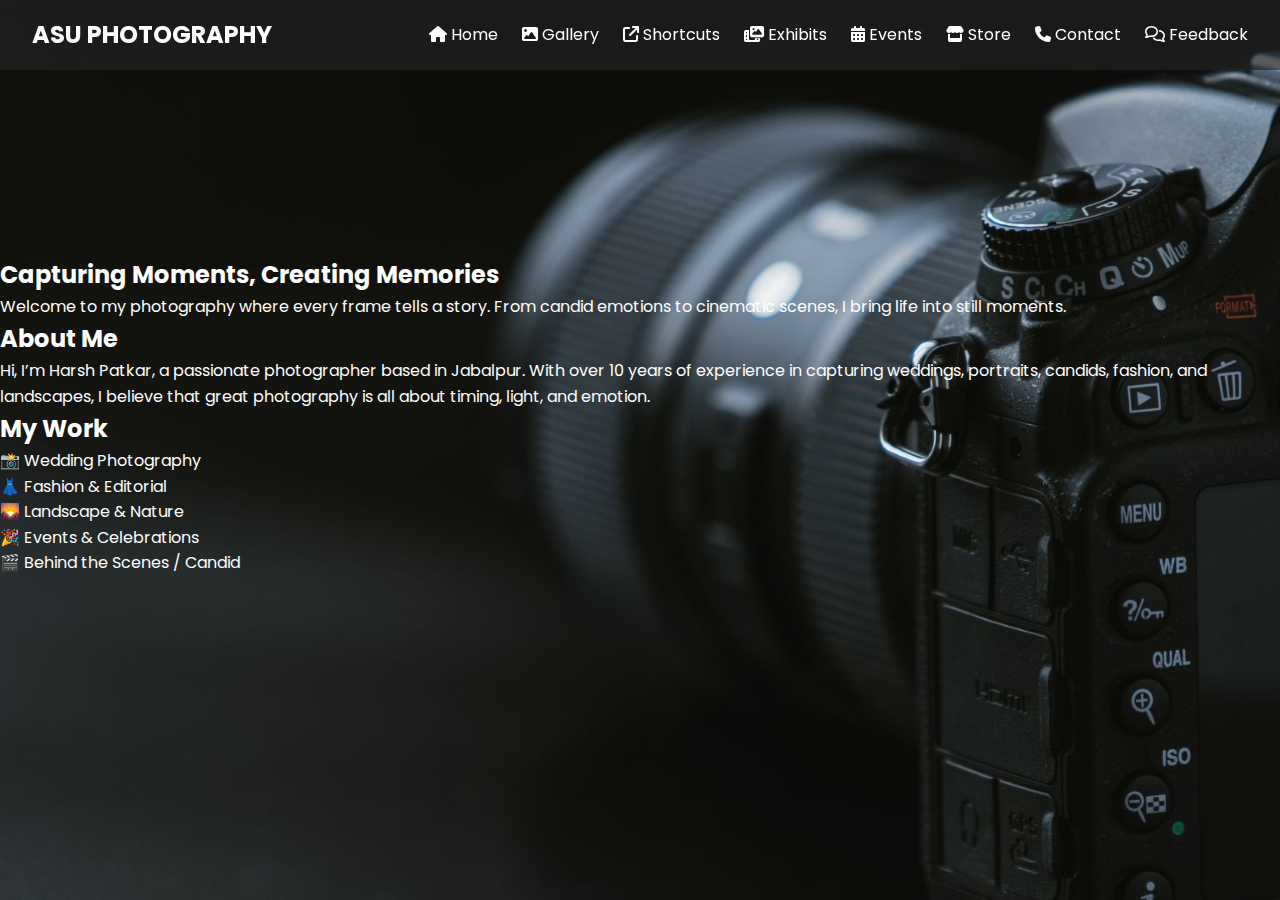
<file: index.html>
<!DOCTYPE html>
<html lang="en">
<head>
  <meta charset="UTF-8" />
  <meta name="viewport" content="width=device-width, initial-scale=1.0" />
  <title>ASU PHOTOGRAPHY</title>
  <link rel="stylesheet" href="https://cdnjs.cloudflare.com/ajax/libs/font-awesome/6.4.0/css/all.min.css" />
  <link href="https://fonts.googleapis.com/css2?family=Poppins&display=swap" rel="stylesheet" />
  
  <link rel="stylesheet" href="boilerplate.css">
</head>
<body>

  <!-- Navbar -->
  <nav class="navbar">
    <a href="#" class="logo">ASU PHOTOGRAPHY</a>
   <ul>
                    <li>
                        <i class="fa-solid fa-house"></i>
                        <a href="index.html">Home</a>
                    </li>
                    <li>
                        <i class="fa-solid fa-image"></i>
                        <a href="newAddImage.html">Gallery</a>
                    </li>
                    <li>
                        <i class="fa-solid fa-arrow-up-right-from-square"></i>
                        <a href="NewSortcuts.html">Shortcuts</a>
                    </li>
                    <li>
                        <i class="fa-solid fa-photo-film"></i>
                        <a href="NewExhibits.html">Exhibits</a>
                    </li>
                    <li>
                        <i class="fa-solid fa-calendar-days"></i>
                        <a href="NewEvent.html">Events</a>
                    </li>
                    <li>
                        <i class="fa-solid fa-store"></i>
                        <a href="NewStore.html">Store</a>
                    </li>
                    <li>
                        <i class="fa-solid fa-phone"></i>
                        <a href="NewContact.html">Contact</a>
                    </li>
                    <li>
                        <i class="fa-regular fa-comments"></i>
                        <a href="feedback.html">Feedback</a>
                    </li>
                </ul>
    <div class="hamburger" onclick="toggleSidebar()">
      <i class="fa-solid fa-bars"></i>
    </div>
  </nav>

  <!-- Sidebar (Mobile Only) -->
  <div class="sidebar" id="sidebar">
    <div>
      <div class="close-btn" onclick="toggleSidebar()">
        <i class="fa-solid fa-xmark"></i>
        
      </div>
      <h3>AHU PHOTOGRAPHY </h3>
       <ul>
                    <li>
                        <i class="fa-solid fa-house"></i>
                        <a href="index.html">Home</a>
                    </li>
                    <li>
                        <i class="fa-solid fa-image"></i>
                        <a href="newAddImage.html">Gallery</a>
                    </li>
                    <li>
                        <i class="fa-solid fa-arrow-up-right-from-square"></i>
                        <a href="NewSortcuts.html">Shortcuts</a>
                    </li>
                    <li>
                        <i class="fa-solid fa-photo-film"></i>
                        <a href="NewExhibits.html">Exhibits</a>
                    </li>
                    <li>
                        <i class="fa-solid fa-calendar-days"></i>
                        <a href="NewEvent.html">Events</a>
                    </li>
                    <li>
                        <i class="fa-solid fa-store"></i>
                        <a href="NewStore.html">Store</a>
                    </li>
                    <li>
                        <i class="fa-solid fa-phone"></i>
                        <a href="NewContact.html">Contact</a>
                    </li>
                    <li>
                        <i class="fa-regular fa-comments"></i>
                        <a href="feedback.html">Feedback</a>
                    </li>
                </ul>
    </div>
    <!-- Social icons only inside sidebar -->
    <div class="social-icons">
      <a href="https://facebook.com" target="_blank"><i class="fab fa-facebook-f"></i></a>
      <a href="https://instagram.com" target="_blank"><i class="fab fa-instagram"></i></a>
      <a href="https://twitter.com" target="_blank"><i class="fab fa-twitter"></i></a>
    </div>
  </div>

  <!-- Main Content -->
  <div class="content">
    <h2>Capturing Moments, Creating Memories</h2>
    <p>Welcome to my photography where every frame tells a story. From candid emotions to cinematic scenes, I bring life into still moments.</p>

    <h2>About Me</h2>
    <p>Hi, I’m Harsh Patkar, a passionate photographer based in Jabalpur. With over 10 years of experience in capturing weddings, portraits, candids, fashion, and landscapes, I believe that great photography is all about timing, light, and emotion.</p>

    <h2>My Work</h2>
    <ul>
      <li>📸 Wedding Photography</li>
      <li>👗 Fashion & Editorial</li>
      <li>🌄 Landscape & Nature</li>
      <li>🎉 Events & Celebrations</li>
      <li>🎬 Behind the Scenes / Candid</li>
    </ul>
  </div>
  <style> 
    .content{
      width:auto;
      margin-top: 20%;
    }
  </style>

  <script>
    function toggleSidebar() {
      const sidebar = document.getElementById('sidebar');
      sidebar.classList.toggle('active');
    }
  </script>

</body>
</html>
</file>
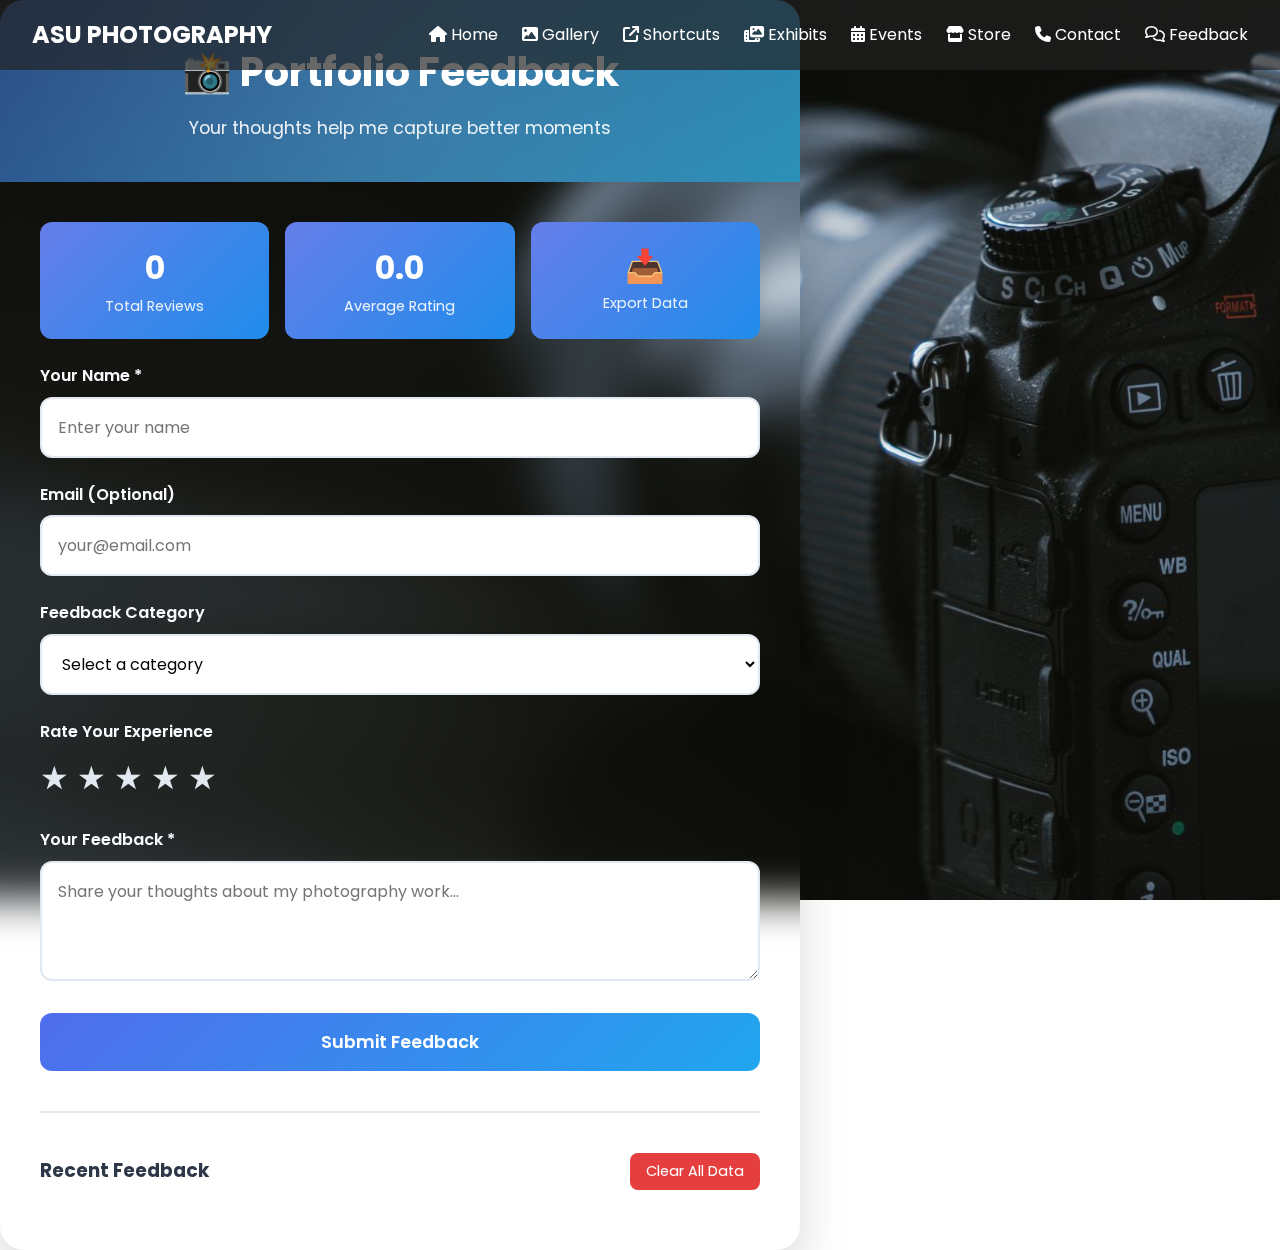
<file: feedback.html>
<!DOCTYPE html>
<html lang="en">
<head>
  <meta charset="UTF-8" />
  <meta name="viewport" content="width=device-width, initial-scale=1.0" />
  <title>ASU PHOTOGRAPHY</title>
  <link rel="stylesheet" href="https://cdnjs.cloudflare.com/ajax/libs/font-awesome/6.4.0/css/all.min.css" />
  <link href="https://fonts.googleapis.com/css2?family=Poppins&display=swap" rel="stylesheet" />
  
  <link rel="stylesheet" href="boilerplate.css">
</head>
<body>

  <!-- Navbar -->
  <nav class="navbar">
    <a href="#" class="logo">ASU PHOTOGRAPHY</a>
   <ul>
                    <li>
                        <i class="fa-solid fa-house"></i>
                        <a href="index.html">Home</a>
                    </li>
                    <li>
                        <i class="fa-solid fa-image"></i>
                        <a href="newAddImage.html">Gallery</a>
                    </li>
                    <li>
                        <i class="fa-solid fa-arrow-up-right-from-square"></i>
                        <a href="NewSortcuts.html">Shortcuts</a>
                    </li>
                    <li>
                        <i class="fa-solid fa-photo-film"></i>
                        <a href="NewExhibits.html">Exhibits</a>
                    </li>
                    <li>
                        <i class="fa-solid fa-calendar-days"></i>
                        <a href="NewEvent.html">Events</a>
                    </li>
                    <li>
                        <i class="fa-solid fa-store"></i>
                        <a href="NewStore.html">Store</a>
                    </li>
                    <li>
                        <i class="fa-solid fa-phone"></i>
                        <a href="NewContact.html">Contact</a>
                    </li>
                    <li>
                        <i class="fa-regular fa-comments"></i>
                        <a href="feedback.html">Feedback</a>
                    </li>
                </ul>
    <div class="hamburger" onclick="toggleSidebar()">
      <i class="fa-solid fa-bars"></i>
    </div>
  </nav>

  <!-- Sidebar (Mobile Only) -->
  <div class="sidebar" id="sidebar">
    <div>
      <div class="close-btn" onclick="toggleSidebar()">
        <i class="fa-solid fa-xmark"></i>
        
      </div>
      <h3>AHU PHOTOGRAPHY </h3>
       <ul>
                    <li>
                        <i class="fa-solid fa-house"></i>
                        <a href="index.html">Home</a>
                    </li>
                    <li>
                        <i class="fa-solid fa-image"></i>
                        <a href="newAddImage.html">Gallery</a>
                    </li>
                    <li>
                        <i class="fa-solid fa-arrow-up-right-from-square"></i>
                        <a href="NewSortcuts.html">Shortcuts</a>
                    </li>
                    <li>
                        <i class="fa-solid fa-photo-film"></i>
                        <a href="NewExhibits.html">Exhibits</a>
                    </li>
                    <li>
                        <i class="fa-solid fa-calendar-days"></i>
                        <a href="NewEvent.html">Events</a>
                    </li>
                    <li>
                        <i class="fa-solid fa-store"></i>
                        <a href="NewStore.html">Store</a>
                    </li>
                    <li>
                        <i class="fa-solid fa-phone"></i>
                        <a href="NewContact.html">Contact</a>
                    </li>
                    <li>
                        <i class="fa-regular fa-comments"></i>
                        <a href="feedback.html">Feedback</a>
                    </li>
                </ul>
    </div>
    <!-- Social icons only inside sidebar -->
    <div class="social-icons">
      <a href="https://facebook.com" target="_blank"><i class="fab fa-facebook-f"></i></a>
      <a href="https://instagram.com" target="_blank"><i class="fab fa-instagram"></i></a>
      <a href="https://twitter.com" target="_blank"><i class="fab fa-twitter"></i></a>
    </div>
  </div>

  <!-- Main Content -->
  <!DOCTYPE html>
<html lang="en">
<head>
    <meta charset="UTF-8">
    <meta name="viewport" content="width=device-width, initial-scale=1.0">
    <title>Portfolio Feedback - Share Your Thoughts</title>
    <style>
        * {
            margin: 0;
            padding: 0;
            box-sizing: border-box;
        }

       body {
            font-family: 'Arial', sans-serif;
           background: url("photo.jpg");
            background-size: cover;
            background-position: center;
            background-attachment: fixed;
            color: #fff;
            line-height: 1.6;
        }

        .container {
            max-width: 800px;
            width: 100%;
            background: rgba(255, 255, 255, 0);
            backdrop-filter: blur(20px);
            border-radius: 24px;
            box-shadow: 0 25px 50px rgba(0, 0, 0, 0.15);
            overflow: hidden;
            animation: slideUp 0.8s ease-out;
        }

        @keyframes slideUp {
            from {
                opacity: 0;
                transform: translateY(30px);
            }
            to {
                opacity: 1;
                transform: translateY(0);
            }
        }

        .header {
            background: linear-gradient(135deg, #264883 0%, #258db6 100%);
            color: white;
            padding: 40px;
            text-align: center;
            position: relative;
            overflow: hidden;
        }

        .header::before {
            content: '';
            position: absolute;
            top: -50%;
            left: -50%;
            width: 200%;
            height: 200%;
            background: radial-gradient(circle, rgba(255,255,255,0.1) 0%, transparent 70%);
            animation: rotate 20s linear infinite;
        }

        @keyframes rotate {
            from { transform: rotate(0deg); }
            to { transform: rotate(360deg); }
        }

        .header h1 {
            font-size: 2.5rem;
            font-weight: 700;
            margin-bottom: 10px;
            position: relative;
            z-index: 1;
        }

        .header p {
            font-size: 1.1rem;
            opacity: 0.9;
            position: relative;
            z-index: 1;
        }

        .form-section {
            padding: 40px;
        }

        .form-group {
            margin-bottom: 24px;
        }

        .form-group label {
            display: block;
            font-weight: 600;
            margin-bottom: 8px;
            color: #f8fafd;
            font-size: 1rem;
        }

        .form-group input,
        .form-group textarea,
        .form-group select {
            width: 100%;
            padding: 16px;
            border: 2px solid #e2e8f0;
            border-radius: 12px;
            font-size: 1rem;
            transition: all 0.3s ease;
            background: white;
        }

        .form-group input:focus,
        .form-group textarea:focus,
        .form-group select:focus {
            outline: none;
            border-color: #667eea;
            box-shadow: 0 0 0 3px rgba(102, 126, 234, 0.1);
            transform: translateY(-2px);
        }

        .form-group textarea {
            resize: vertical;
            min-height: 120px;
        }

        .rating-group {
            display: flex;
            gap: 8px;
            margin-top: 8px;
        }

        .star {
            font-size: 2rem;
            color: #e2e8f0;
            cursor: pointer;
            transition: all 0.2s ease;
            user-select: none;
        }

        .star:hover,
        .star.active {
            color: #ffd700;
            transform: scale(1.1);
        }

        .star:hover {
            animation: pulse 0.3s ease;
        }

        @keyframes pulse {
            0%, 100% { transform: scale(1.1); }
            50% { transform: scale(1.2); }
        }

        .submit-btn {
            background: linear-gradient(135deg, #506ded 0%, #20a6ee 100%);
            color: white;
            border: none;
            padding: 16px 32px;
            border-radius: 12px;
            font-size: 1.1rem;
            font-weight: 600;
            cursor: pointer;
            transition: all 0.3s ease;
            width: 100%;
            position: relative;
            overflow: hidden;
        }

        .submit-btn::before {
            content: '';
            position: absolute;
            top: 0;
            left: -100%;
            width: 100%;
            height: 100%;
            background: linear-gradient(90deg, transparent, rgba(255,255,255,0.2), transparent);
            transition: left 0.5s;
        }

        .submit-btn:hover::before {
            left: 100%;
        }

        .submit-btn:hover {
            transform: translateY(-2px);
            box-shadow: 0 10px 25px rgba(102, 126, 234, 0.3);
        }

        .submit-btn:active {
            transform: translateY(0);
        }

        .feedback-list {
            margin-top: 40px;
            padding-top: 40px;
            border-top: 2px solid #e2e8f0;
        }

        .feedback-item {
            background: #f7fafc;
            border-radius: 12px;
            padding: 20px;
            margin-bottom: 16px;
            border-left: 4px solid #4061f2;
            transition: transform 0.2s ease;
        }

        .feedback-item:hover {
            transform: translateX(4px);
        }

        .feedback-header {
            display: flex;
            justify-content: space-between;
            align-items: center;
            margin-bottom: 12px;
            flex-wrap: wrap;
            gap: 8px;
        }

        .feedback-name {
            font-weight: 600;
            color: #2d3748;
            font-size: 1.1rem;
        }

        .feedback-rating {
            color: #ffd700;
            font-size: 1.2rem;
        }

        .feedback-date {
            color: #669ae8;
            font-size: 0.9rem;
        }

        .feedback-category {
            background: #667eea;
            color: white;
            padding: 4px 12px;
            border-radius: 20px;
            font-size: 0.8rem;
            font-weight: 500;
        }

        .feedback-message {
            color: #5d749a;
            line-height: 1.6;
            margin-top: 8px;
        }

        .success-message {
            background: linear-gradient(135deg, #48bb78 0%, #38a169 100%);
            color: white;
            padding: 16px;
            border-radius: 12px;
            margin-bottom: 20px;
            text-align: center;
            font-weight: 500;
            animation: fadeIn 0.5s ease;
        }

        @keyframes fadeIn {
            from { opacity: 0; transform: translateY(-10px); }
            to { opacity: 1; transform: translateY(0); }
        }

        .stats {
            display: grid;
            grid-template-columns: repeat(auto-fit, minmax(150px, 1fr));
            gap: 16px;
            margin-bottom: 24px;
        }

        .stat-card {
            background: linear-gradient(135deg, #667eea 0%, #1f8ceb 100%);
            color: white;
            padding: 20px;
            border-radius: 12px;
            text-align: center;
        }

        .stat-number {
            font-size: 2rem;
            font-weight: 700;
            display: block;
        }

        .stat-label {
            font-size: 0.9rem;
            opacity: 0.9;
        }

        @media (max-width: 768px) {
            .container {
                margin: 10px;
                border-radius: 16px;
            }
            
            .header {
                padding: 30px 20px;
            }
            
            .header h1 {
                font-size: 2rem;
            }
            
            .form-section {
                padding: 30px 20px;
            }
            
            .feedback-header {
                flex-direction: column;
                align-items: flex-start;
            }
            
            .stats {
                grid-template-columns: repeat(2, 1fr);
            }
        }

        @media (max-width: 480px) {
            .stats {
                grid-template-columns: 1fr;
            }
            
            .rating-group {
                justify-content: center;
            }
        }
    </style>
</head>
<body>
    <div class="container">
        <div class="header">
            <h1>📸 Portfolio Feedback</h1>
            <p>Your thoughts help me capture better moments</p>
        </div>
        
        <div class="form-section">
            <div id="successMessage" class="success-message" style="display: none;">
                Thank you for your feedback! Your thoughts are valuable to me.
            </div>
            
            <div class="stats" id="stats">
                <div class="stat-card">
                    <span class="stat-number" id="totalFeedback">0</span>
                    <span class="stat-label">Total Reviews</span>
                </div>
                <div class="stat-card">
                    <span class="stat-number" id="avgRating">0.0</span>
                    <span class="stat-label">Average Rating</span>
                </div>
                <div class="stat-card">
                    <button onclick="exportFeedback()" style="background: none; border: none; color: white; cursor: pointer; font-size: 1rem; padding: 0;">
                        <span class="stat-number">📥</span>
                        <span class="stat-label">Export Data</span>
                    </button>
                </div>
            </div>

            <form id="feedbackForm">
                <div class="form-group">
                    <label for="name">Your Name *</label>
                    <input type="text" id="name" name="name" required placeholder="Enter your name">
                </div>

                <div class="form-group">
                    <label for="email">Email (Optional)</label>
                    <input type="email" id="email" name="email" placeholder="your@email.com">
                </div>

                <div class="form-group">
                    <label for="category">Feedback Category</label>
                    <select id="category" name="category" required>
                        <option value="">Select a category</option>
                        <option value="composition">Composition</option>
                        <option value="lighting">Lighting</option>
                        <option value="editing">Editing Style</option>
                        <option value="creativity">Creativity</option>
                        <option value="technical">Technical Quality</option>
                        <option value="overall">Overall Portfolio</option>
                        <option value="suggestion">Suggestions</option>
                    </select>
                </div>

                <div class="form-group">
                    <label>Rate Your Experience</label>
                    <div class="rating-group" id="ratingGroup">
                        <span class="star" data-rating="1">★</span>
                        <span class="star" data-rating="2">★</span>
                        <span class="star" data-rating="3">★</span>
                        <span class="star" data-rating="4">★</span>
                        <span class="star" data-rating="5">★</span>
                    </div>
                    <input type="hidden" id="rating" name="rating" value="0">
                </div>

                <div class="form-group">
                    <label for="message">Your Feedback *</label>
                    <textarea id="message" name="message" required placeholder="Share your thoughts about my photography work..."></textarea>
                </div>

                <button type="submit" class="submit-btn">
                    Submit Feedback
                </button>
            </form>

            <div class="feedback-list" id="feedbackList">
                <div style="display: flex; justify-content: space-between; align-items: center; margin-bottom: 20px; flex-wrap: wrap; gap: 10px;">
                    <h3 style="color: #2d3748; margin: 0;">Recent Feedback</h3>
                    <button onclick="clearAllFeedback()" style="background: #e53e3e; color: white; border: none; padding: 8px 16px; border-radius: 8px; font-size: 0.9rem; cursor: pointer; transition: all 0.2s ease;">
                        Clear All Data
                    </button>
                </div>
                <div id="feedbackItems"></div>
            </div>
        </div>
    </div>

    <script>
        // Permanent localStorage implementation
        function saveFeedback(data) {
            try {
                const existingFeedback = loadFeedback();
                existingFeedback.push(data);
                localStorage.setItem('portfolioFeedback', JSON.stringify(existingFeedback));
                console.log('Feedback saved successfully to localStorage');
            } catch (error) {
                console.error('Error saving feedback to localStorage:', error);
                alert('Sorry, unable to save feedback. Please try again.');
            }
        }
        
        function loadFeedback() {
            try {
                const data = localStorage.getItem('portfolioFeedback');
                return data ? JSON.parse(data) : [];
            } catch (error) {
                console.error('Error loading feedback from localStorage:', error);
                return [];
            }
        }

        // Function to clear all feedback (for admin use)
        function clearAllFeedback() {
            if (confirm('Are you sure you want to delete all feedback? This action cannot be undone.')) {
                localStorage.removeItem('portfolioFeedback');
                location.reload();
            }
        }

        // Function to export feedback data
        function exportFeedback() {
            const feedbacks = loadFeedback();
            const dataStr = JSON.stringify(feedbacks, null, 2);
            const dataBlob = new Blob([dataStr], { type: 'application/json' });
            const url = URL.createObjectURL(dataBlob);
            const link = document.createElement('a');
            link.href = url;
            link.download = `portfolio-feedback-${new Date().toISOString().split('T')[0]}.json`;
            link.click();
            URL.revokeObjectURL(url);
        }

        class FeedbackManager {
            constructor() {
                this.initializeEventListeners();
                this.loadExistingFeedback();
                this.updateStats();
            }

            initializeEventListeners() {
                // Star rating system
                const stars = document.querySelectorAll('.star');
                const ratingInput = document.getElementById('rating');

                stars.forEach(star => {
                    star.addEventListener('click', (e) => {
                        const rating = parseInt(e.target.dataset.rating);
                        ratingInput.value = rating;
                        this.updateStarDisplay(rating);
                    });

                    star.addEventListener('mouseenter', (e) => {
                        const rating = parseInt(e.target.dataset.rating);
                        this.updateStarDisplay(rating, true);
                    });
                });

                document.getElementById('ratingGroup').addEventListener('mouseleave', () => {
                    const currentRating = parseInt(ratingInput.value);
                    this.updateStarDisplay(currentRating);
                });

                // Form submission
                document.getElementById('feedbackForm').addEventListener('submit', (e) => {
                    e.preventDefault();
                    this.submitFeedback();
                });
            }

            updateStarDisplay(rating, isHover = false) {
                const stars = document.querySelectorAll('.star');
                stars.forEach((star, index) => {
                    const starRating = index + 1;
                    if (starRating <= rating) {
                        star.classList.add('active');
                    } else {
                        star.classList.remove('active');
                    }
                });
            }

            submitFeedback() {
                const form = document.getElementById('feedbackForm');
                const formData = new FormData(form);
                
                const feedback = {
                    id: Date.now(),
                    name: formData.get('name'),
                    email: formData.get('email'),
                    category: formData.get('category'),
                    rating: parseInt(formData.get('rating')),
                    message: formData.get('message'),
                    date: new Date().toLocaleDateString('en-IN', {
                        year: 'numeric',
                        month: 'short',
                        day: 'numeric',
                        hour: '2-digit',
                        minute: '2-digit'
                    }),
                    timestamp: Date.now()
                };

                if (feedback.rating === 0) {
                    alert('Please provide a rating!');
                    return;
                }

                saveFeedback(feedback);
                this.displaySuccessMessage();
                this.addFeedbackToDisplay(feedback);
                this.updateStats();
                form.reset();
                document.getElementById('rating').value = '0';
                this.updateStarDisplay(0);
            }

            displaySuccessMessage() {
                const successMessage = document.getElementById('successMessage');
                successMessage.style.display = 'block';
                setTimeout(() => {
                    successMessage.style.display = 'none';
                }, 3000);
            }

            loadExistingFeedback() {
                const feedbacks = loadFeedback();
                feedbacks.sort((a, b) => b.timestamp - a.timestamp);
                feedbacks.forEach(feedback => {
                    this.addFeedbackToDisplay(feedback);
                });
            }

            addFeedbackToDisplay(feedback) {
                const feedbackItems = document.getElementById('feedbackItems');
                const feedbackElement = document.createElement('div');
                feedbackElement.className = 'feedback-item';
                
                const stars = '★'.repeat(feedback.rating) + '☆'.repeat(5 - feedback.rating);
                
                feedbackElement.innerHTML = `
                    <div class="feedback-header">
                        <div>
                            <div class="feedback-name">${this.escapeHtml(feedback.name)}</div>
                            <div class="feedback-date">${feedback.date}</div>
                        </div>
                        <div>
                            <div class="feedback-category">${feedback.category}</div>
                            <div class="feedback-rating">${stars}</div>
                        </div>
                    </div>
                    <div class="feedback-message">${this.escapeHtml(feedback.message)}</div>
                `;
                
                feedbackItems.insertBefore(feedbackElement, feedbackItems.firstChild);
            }

            updateStats() {
                const feedbacks = loadFeedback();
                const totalFeedback = feedbacks.length;
                const avgRating = totalFeedback > 0 
                    ? (feedbacks.reduce((sum, f) => sum + f.rating, 0) / totalFeedback).toFixed(1)
                    : '0.0';

                document.getElementById('totalFeedback').textContent = totalFeedback;
                document.getElementById('avgRating').textContent = avgRating;
            }

            escapeHtml(text) {
                const div = document.createElement('div');
                div.textContent = text;
                return div.innerHTML;
            }
        }

        // Initialize the feedback manager when DOM is loaded
        document.addEventListener('DOMContentLoaded', () => {
            new FeedbackManager();
        });
    </script>
</body>
</html>

  <script>
    function toggleSidebar() {
      const sidebar = document.getElementById('sidebar');
      sidebar.classList.toggle('active');
    }
  </script>

</body>
</html>
</file>
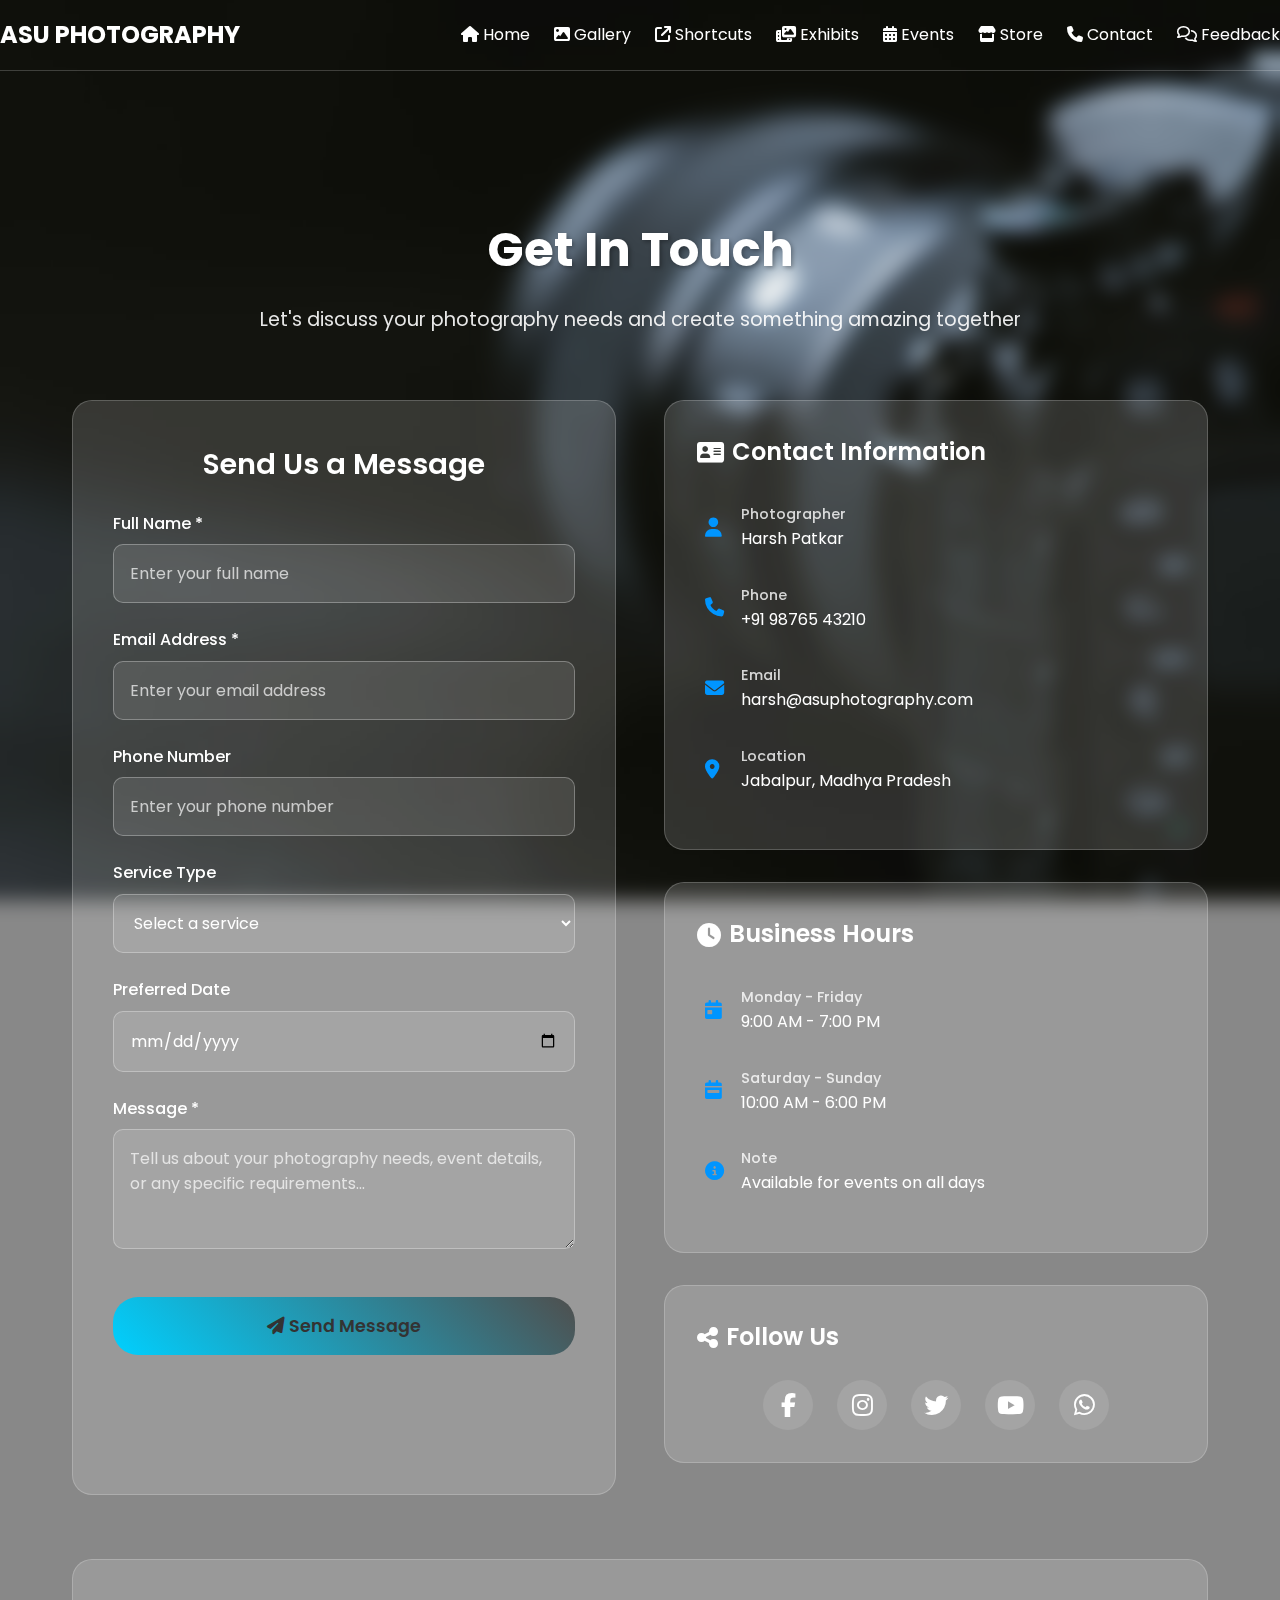
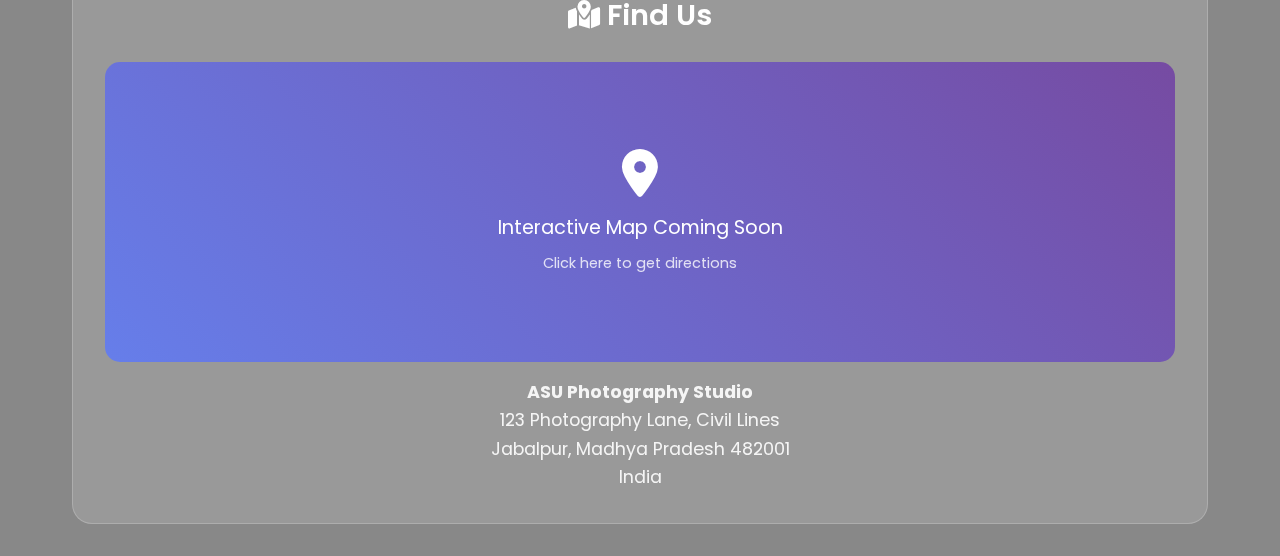
<file: NewContact.html>
<!DOCTYPE html>
<html lang="en">
<head>
  <meta charset="UTF-8" />
  <meta name="viewport" content="width=device-width, initial-scale=1.0" />
  <title>ASU PHOTOGRAPHY</title>
  <link rel="stylesheet" href="https://cdnjs.cloudflare.com/ajax/libs/font-awesome/6.4.0/css/all.min.css" />
  <link href="https://fonts.googleapis.com/css2?family=Poppins&display=swap" rel="stylesheet" />
  
  <link rel="stylesheet" href="boilerplate.css">
</head>
<body>

  <!-- Navbar -->
  <nav class="navbar">
    <a href="#" class="logo">ASU PHOTOGRAPHY</a>
    <ul>
                    <li>
                        <i class="fa-solid fa-house"></i>
                        <a href="index.html">Home</a>
                    </li>
                    <li>
                        <i class="fa-solid fa-image"></i>
                        <a href="newAddImage.html">Gallery</a>
                    </li>
                    <li>
                        <i class="fa-solid fa-arrow-up-right-from-square"></i>
                        <a href="NewSortcuts.html">Shortcuts</a>
                    </li>
                    <li>
                        <i class="fa-solid fa-photo-film"></i>
                        <a href="NewExhibits.html">Exhibits</a>
                    </li>
                    <li>
                        <i class="fa-solid fa-calendar-days"></i>
                        <a href="NewEvent.html">Events</a>
                    </li>
                    <li>
                        <i class="fa-solid fa-store"></i>
                        <a href="NewStore.html">Store</a>
                    </li>
                    <li>
                        <i class="fa-solid fa-phone"></i>
                        <a href="NewContact.html">Contact</a>
                    </li>
                    <li>
                        <i class="fa-regular fa-comments"></i>
                        <a href="feedback.html">Feedback</a>
                    </li>
                </ul>
    <div class="hamburger" onclick="toggleSidebar()">
      <i class="fa-solid fa-bars"></i>
    </div>
  </nav>

  <!-- Sidebar (Mobile Only) -->
  <div class="sidebar" id="sidebar">
    <div>
      <div class="close-btn" onclick="toggleSidebar()">
        <i class="fa-solid fa-xmark"></i>
      </div>
       <ul>
                    <li>
                        <i class="fa-solid fa-house"></i>
                        <a href="index.html">Home</a>
                    </li>
                    <li>
                        <i class="fa-solid fa-image"></i>
                        <a href="newAddImage.html">Gallery</a>
                    </li>
                    <li>
                        <i class="fa-solid fa-arrow-up-right-from-square"></i>
                        <a href="NewSortcuts.html">Shortcuts</a>
                    </li>
                    <li>
                        <i class="fa-solid fa-photo-film"></i>
                        <a href="NewExhibits.html">Exhibits</a>
                    </li>
                    <li>
                        <i class="fa-solid fa-calendar-days"></i>
                        <a href="NewEvent.html">Events</a>
                    </li>
                    <li>
                        <i class="fa-solid fa-store"></i>
                        <a href="NewStore.html">Store</a>
                    </li>
                    <li>
                        <i class="fa-solid fa-phone"></i>
                        <a href="NewContact.html">Contact</a>
                    </li>
                    <li>
                        <i class="fa-regular fa-comments"></i>
                        <a href="feedback.html">Feedback</a>
                    </li>
                </ul>
    </div>
    <!-- Social icons only inside sidebar -->
    <div class="social-icons">
      <a href="https://facebook.com" target="_blank"><i class="fab fa-facebook-f"></i></a>
      <a href="https://instagram.com" target="_blank"><i class="fab fa-instagram"></i></a>
      <a href="https://twitter.com" target="_blank"><i class="fab fa-twitter"></i></a>
    </div>
  </div>

  <!-- Main Content -->
 <!DOCTYPE html>
<html lang="en">
<head>
    <meta charset="UTF-8">
    <meta http-equiv="X-UA-Compatible" content="IE=edge">
    <meta name="viewport" content="width=device-width, initial-scale=1.0">
    <title>Contact - ASU Photography</title>
    
    <link rel="preconnect" href="https://fonts.googleapis.com">
    <link rel="preconnect" href="https://fonts.gstatic.com" crossorigin>
    <link href="https://fonts.googleapis.com/css2?family=Poppins:wght@300;400;500;600;700&display=swap" rel="stylesheet">
    <link rel="stylesheet" href="https://cdnjs.cloudflare.com/ajax/libs/font-awesome/6.4.0/css/all.min.css">
      <link rel="stylesheet" href="https://cdnjs.cloudflare.com/ajax/libs/font-awesome/6.4.0/css/all.min.css">
    
    <style>
        * {
            margin: 0;
            padding: 0;
            box-sizing: border-box;
        }

        body {
            font-family: 'Poppins', sans-serif;
            background: url("photo.jpg");
            background-size: cover;
            background-position: center;
            background-attachment: fixed;
            min-height: 100vh;
            color: #333;
            overflow-x: hidden;
        }

        /* Navbar Styles */
        .navbar {
            position: fixed;
            top: 0;
            width: 100%;
            background: rgba(255, 255, 255, 0);
            backdrop-filter: blur(10px);
            border-bottom: 1px solid rgba(255, 255, 255, 0.2);
            z-index: 1000;
            padding: 1rem 0;
        }

        .nav-container {
            max-width: 1200px;
            margin: 0 auto;
            padding: 0 2rem;
            display: flex;
            justify-content: center;
        }

        .nav-links {
            display: flex;
            list-style: none;
            gap: 2rem;
        }

        .nav-links a {
            color: white;
            text-decoration: none;
            font-weight: 500;
            transition: all 0.3s ease;
            padding: 0.5rem 1rem;
            border-radius: 25px;
        }

        .nav-links a:hover {
            background: rgba(255, 255, 255, 0.2);
            transform: translateY(-2px);
        }

        /* Main Content */
        .contact-container {
            margin-top: 100px;
            padding: 2rem;
            max-width: 1200px;
            margin-left: auto;
            margin-right: auto;
        }

        .contact-header {
            text-align: center;
            margin-bottom: 4rem;
            color: white;
        }

        .contact-title {
            font-size: 3rem;
            font-weight: 700;
            margin-bottom: 1rem;
            text-shadow: 2px 2px 4px rgba(0, 0, 0, 0.3);
            animation: fadeInUp 1s ease;
        }

        .contact-subtitle {
            font-size: 1.2rem;
            opacity: 0.9;
            animation: fadeInUp 1s ease 0.3s both;
        }

        /* Contact Content Grid */
        .contact-content {
            display: grid;
            grid-template-columns: 1fr 1fr;
            gap: 3rem;
            margin-bottom: 4rem;
        }

        /* Contact Form */
        .contact-form {
            background: rgba(255, 255, 255, 0.15);
            backdrop-filter: blur(15px);
            border: 1px solid rgba(255, 255, 255, 0.2);
            border-radius: 20px;
            padding: 2.5rem;
            animation: fadeInLeft 1s ease;
        }

        .form-title {
            color: white;
            font-size: 1.8rem;
            font-weight: 600;
            margin-bottom: 1.5rem;
            text-align: center;
        }

        .form-group {
            margin-bottom: 1.5rem;
        }

        .form-label {
            display: block;
            color: white;
            font-weight: 500;
            margin-bottom: 0.5rem;
        }

        .form-input,
        .form-textarea,
        .form-select {
            width: 100%;
            padding: 1rem;
            border: 1px solid rgba(255, 255, 255, 0.3);
            border-radius: 10px;
            background: rgba(255, 255, 255, 0.1);
            color: white;
            font-family: 'Poppins', sans-serif;
            font-size: 1rem;
            transition: all 0.3s ease;
        }

        .form-input::placeholder,
        .form-textarea::placeholder {
            color: rgba(255, 255, 255, 0.7);
        }

        .form-input:focus,
        .form-textarea:focus,
        .form-select:focus {
            outline: none;
            border-color: #ffd700;
            background: rgba(255, 255, 255, 0.2);
            box-shadow: 0 0 20px rgba(255, 215, 0, 0.3);
        }

        .form-textarea {
            min-height: 120px;
            resize: vertical;
        }

        .form-select {
            cursor: pointer;
        }

        .form-select option {
            background: #333;
            color: white;
        }

        .btn-submit {
            width: 100%;
            background: linear-gradient(45deg, #00d0ff, #4f4f4e);
            color: #333;
            border: none;
            padding: 1rem 2rem;
            border-radius: 25px;
            font-weight: 600;
            font-size: 1.1rem;
            cursor: pointer;
            transition: all 0.3s ease;
            margin-top: 1rem;
        }

        .btn-submit:hover {
            transform: translateY(-2px);
            box-shadow: 0 8px 25px rgba(0, 195, 255, 0.4);
        }

        /* Contact Info */
        .contact-info {
            color: white;
            animation: fadeInRight 1s ease;
        }

        .info-section {
            background: rgba(255, 255, 255, 0.15);
            backdrop-filter: blur(15px);
            border: 1px solid rgba(255, 255, 255, 0.2);
            border-radius: 20px;
            padding: 2rem;
            margin-bottom: 2rem;
            transition: all 0.3s ease;
        }

        .info-section:hover {
            transform: translateY(-5px);
            background: rgba(255, 255, 255, 0.2);
        }

        .info-title {
            font-size: 1.5rem;
            font-weight: 600;
            margin-bottom: 1.5rem;
            display: flex;
            align-items: center;
            gap: 0.5rem;
        }

        .info-item {
            display: flex;
            align-items: center;
            gap: 1rem;
            margin-bottom: 1rem;
            padding: 0.5rem;
            border-radius: 10px;
            transition: all 0.3s ease;
        }

        .info-item:hover {
            background: rgba(255, 255, 255, 0.1);
        }

        .info-icon {
            font-size: 1.2rem;
            color: #0095ff;
            width: 20px;
        }

        .info-text {
            flex: 1;
        }

        .info-label {
            font-weight: 500;
            opacity: 0.8;
            font-size: 0.9rem;
        }

        .info-value {
            font-size: 1rem;
        }

        /* Social Media Section */
        .social-section {
            text-align: center;
        }

        .social-links {
            display: flex;
            justify-content: center;
            gap: 1.5rem;
            margin-top: 1rem;
        }

        .social-link {
            display: flex;
            align-items: center;
            justify-content: center;
            width: 50px;
            height: 50px;
            background: rgba(255, 255, 255, 0.1);
            border-radius: 50%;
            color: white;
            font-size: 1.5rem;
            text-decoration: none;
            transition: all 0.3s ease;
        }

        .social-link:hover {
            background: #0088ff;
            color: #333;
            transform: translateY(-3px) scale(1.1);
        }

        /* Map Section */
        .map-section {
            margin-top: 3rem;
            animation: fadeInUp 1s ease 0.6s both;
        }

        .map-container {
            background: rgba(255, 255, 255, 0.15);
            backdrop-filter: blur(15px);
            border: 1px solid rgba(255, 255, 255, 0.2);
            border-radius: 20px;
            padding: 2rem;
            text-align: center;
        }

        .map-title {
            color: white;
            font-size: 1.8rem;
            font-weight: 600;
            margin-bottom: 1.5rem;
        }

        .map-placeholder {
            width: 100%;
            height: 300px;
            background: linear-gradient(45deg, #667eea, #764ba2);
            border-radius: 15px;
            display: flex;
            align-items: center;
            justify-content: center;
            color: white;
            font-size: 1.2rem;
            margin-bottom: 1rem;
        }

        .map-address {
            color: white;
            font-size: 1.1rem;
            opacity: 0.9;
        }

        /* Sidebar Menu (matching original design) */
        .main_box {
            position: fixed;
            top: 20px;
            left: 20px;
            z-index: 1001;
        }

        #check {
            display: none;
        }

        .btn1_1 {
            position: fixed;
            top: 20px;
            left: 20px;
            background: rgba(255, 255, 255, 0.2);
            backdrop-filter: blur(10px);
            border-radius: 50%;
            width: 50px;
            height: 50px;
            display: flex;
            align-items: center;
            justify-content: center;
            cursor: pointer;
            transition: all 0.3s ease;
            z-index: 1002;
        }

        .btn1_1:hover {
            background: rgba(255, 255, 255, 0.3);
            transform: scale(1.1);
        }

        .sidebar_menu {
            position: fixed;
            top: 0;
            left: -300px;
            width: 300px;
            height: 100vh;
            background: rgba(0, 0, 0, 0);
            backdrop-filter: blur(10px);
            transition: left 0.3s ease;
            z-index: 1001;
            padding: 2rem;
            overflow-y: auto;
        }

        #check:checked ~ .sidebar_menu {
            left: 0;
        }

        .logo_main {
            text-align: center;
            margin-bottom: 2rem;
        }

        .logo1 {
            color: white;
            font-size: 1.5rem;
            font-weight: 700;
            text-decoration: none;
        }

        .btn2 {
            position: absolute;
            top: 20px;
            right: 20px;
            cursor: pointer;
        }

        .menu1 ul {
            list-style: none;
        }

        .menu1 li {
            margin-bottom: 1rem;
        }

        .menu1 a {
            color: white;
            text-decoration: none;
            display: flex;
            align-items: center;
            gap: 1rem;
            padding: 0.5rem;
            border-radius: 8px;
            transition: all 0.3s ease;
        }

        .menu1 a:hover {
            background: rgba(255, 255, 255, 0.1);
        }

        .social_media {
            position: absolute;
            bottom: 2rem;
            left: 2rem;
            right: 2rem;
        }

        .social_media ul {
            display: flex;
            justify-content: center;
            gap: 1rem;
            list-style: none;
        }

        .social_media a {
            color: white;
            font-size: 1.5rem;
            transition: all 0.3s ease;
        }

        .social_media a:hover {
            color: #00bfff;
            transform: scale(1.2);
        }

        /* Animations */
        @keyframes fadeInUp {
            from {
                opacity: 0;
                transform: translateY(30px);
            }
            to {
                opacity: 1;
                transform: translateY(0);
            }
        }

        @keyframes fadeInLeft {
            from {
                opacity: 0;
                transform: translateX(-30px);
            }
            to {
                opacity: 1;
                transform: translateX(0);
            }
        }

        @keyframes fadeInRight {
            from {
                opacity: 0;
                transform: translateX(30px);
            }
            to {
                opacity: 1;
                transform: translateX(0);
            }
        }

        /* Responsive Design */
        @media (max-width: 768px) {
            .contact-title {
                font-size: 2rem;
            }
            
            .contact-content {
                grid-template-columns: 1fr;
                gap: 2rem;
            }
            
            .contact-form,
            .info-section {
                padding: 1.5rem;
            }
            
            .nav-links {
                gap: 1rem;
            }
            
            .nav-links a {
                font-size: 0.9rem;
                padding: 0.3rem 0.8rem;
            }

            .social-links {
                gap: 1rem;
            }

            .social-link {
                width: 45px;
                height: 45px;
                font-size: 1.3rem;
            }
        }

        /* Success Message */
        .success-message {
            position: fixed;
            top: 50%;
            left: 50%;
            transform: translate(-50%, -50%);
            background: rgba(0, 0, 0, 0.9);
            color: white;
            padding: 2rem;
            border-radius: 15px;
            text-align: center;
            z-index: 10000;
            display: none;
        }

        .success-message.show {
            display: block;
            animation: fadeInUp 0.5s ease;
        }
    </style>
</head>
<body>
    <!-- Navigation -->
   <style>
        * {
            margin: 0;
            padding: 0;
            box-sizing: border-box;
        }

        body {
            font-family: 'Arial', sans-serif;
           background: url("photo.jpg");
            background-size: cover;
            background-position: center;
            background-attachment: fixed;
            color: #fff;
            line-height: 1.6;
        }

        .container {
            max-width: 1200px;
            margin: 0 auto;
            padding: 40px 20px;
        }

        .section-header {
            text-align: center;
            margin-bottom: 60px;
        }

        .section-title {
            font-size: 3rem;
            font-weight: 300;
            color: #fff;
            margin-bottom: 20px;
            letter-spacing: 2px;
            position: relative;
        }

        .section-title::after {
            content: '';
            display: block;
            width: 80px;
            height: 2px;
            background: linear-gradient(45deg, #ff6b6b, #feca57);
            margin: 20px auto;
        }

        .section-subtitle {
            font-size: 1.1rem;
            color: #aaa;
            max-width: 600px;
            margin: 0 auto;
            line-height: 1.8;
        }

        .add-image-btn {
            background: linear-gradient(45deg, #ff6b6b, #feca57);
            color: white;
            border: none;
            padding: 12px 30px;
            border-radius: 50px;
            cursor: pointer;
            font-size: 1rem;
            margin-bottom: 40px;
            transition: all 0.3s ease;
            box-shadow: 0 5px 15px rgba(255, 107, 107, 0.3);
        }

        .add-image-btn:hover {
            transform: translateY(-2px);
            box-shadow: 0 8px 25px rgba(255, 107, 107, 0.4);
        }

        .gallery-grid {
            display: grid;
            grid-template-columns: repeat(auto-fit, minmax(300px, 1fr));
            gap: 30px;
            margin-top: 40px;
        }

        .gallery-item {
            position: relative;
            border-radius: 15px;
            overflow: hidden;
            background: #2a2a2a;
            box-shadow: 0 10px 30px rgba(0, 0, 0, 0.3);
            transition: all 0.4s ease;
            cursor: pointer;
        }

        .gallery-item:hover {
            transform: translateY(-10px);
        }

        .gallery-item img {
            width: 100%;
            min-height: 200px;
            object-fit: cover;
            transition: transform 0.4s ease;
            display: block;
        }

        .gallery-item:hover img {
            transform: scale(1.1);
        }

        .gallery-overlay {
            position: absolute;
            top: 0;
            left: 0;
            right: 0;
            bottom: 0;
            background: linear-gradient(135deg, rgba(255, 107, 107, 0.8), rgba(254, 202, 87, 0.8));
            opacity: 0;
            background: linear-gradient(135deg, #2a2a2a00, #e2e2e229);
            align-items: center;
            justify-content: center;
            flex-direction: column;
            transition: all 0.4s ease;
        }

        .gallery-item:hover .gallery-overlay {
            opacity: 1;
        }

        .overlay-text {
            color: white;
            font-size: 1.2rem;
            font-weight: 500;
            text-align: center;
            padding: 20px;
        }

        .image-text {
            padding: 15px 20px;
            background: #2a2a2ab0;
            color: #fff;
            font-size: 0.95rem;
            line-height: 1.4;
            border-radius: 0 0 15px 15px;
            margin-top: -5px;
        }

        .image-text.above {
            border-radius: 15px 15px 0 0;
            margin-top: 0;
            margin-bottom: -5px;
        }

        .edit-text-btn {
            position: absolute;
            top: 10px;
            left: 10px;
            background: rgba(255, 255, 255, 0.9);
            color: #333;
            border: none;
            width: 30px;
            height: 30px;
            border-radius: 50%;
            cursor: pointer;
            display: flex;
            align-items: center;
            justify-content: center;
            opacity: 0;
            transition: all 0.3s ease;
            font-size: 14px;
        }

        .gallery-item:hover .edit-text-btn {
            opacity: 1;
        }

        .edit-text-btn:hover {
            background: #4834d4;
            color: white;
        }

        .text-modal {
            display: none;
            position: fixed;
            z-index: 1001;
            left: 0;
            top: 0;
            width: 100%;
            height: 100%;
            background-color: rgba(0, 0, 0, 0.8);
        }

        .text-modal-content {
            background-color: #2a2a2ab0;
            margin: 10% auto;
            padding: 30px;
            border-radius: 15px;
            width: 90%;
            max-width: 500px;
            color: white;
        }

        .text-modal h3 {
            margin-bottom: 20px;
            color: #ff6b6b;
        }

        .text-modal textarea {
            width: 100%;
            height: 100px;
            background: #3a3a3a;
            border: 1px solid #555;
            border-radius: 8px;
            color: white;
            padding: 10px;
            font-family: inherit;
            font-size: 14px;
            resize: vertical;
            margin-bottom: 15px;
        }

        .text-modal select {
            width: 100%;
            background: #3a3a3a;
            border: 1px solid #555;
            border-radius: 8px;
            color: white;
            padding: 10px;
            font-family: inherit;
            margin-bottom: 20px;
        }

        .text-modal-buttons {
            display: flex;
            gap: 10px;
            justify-content: flex-end;
        }

        .text-modal button {
            padding: 10px 20px;
            border: none;
            border-radius: 8px;
            cursor: pointer;
            font-size: 14px;
            transition: all 0.3s ease;
        }

        .save-btn {
            background: linear-gradient(45deg, #ff6b6b, #feca57);
            color: white;
        }

        .cancel-btn {
            background: #555;
            color: white;
        }

        .save-btn:hover, .cancel-btn:hover {
            transform: translateY(-2px);
        }

        .placeholder-item {
            min-height: 300px;
            display: flex;
            align-items: center;
            justify-content: center;
            border: 2px dashed #555;
            border-radius: 15px;
            transition: all 0.3s ease;
        }

        .placeholder-item:hover {
            border-color: #ff6b6b;
            background: linear-gradient(135deg, #3a3a3a, #4a4a4a);
        }

        .placeholder-text {
            color: #888;
            font-size: 1.1rem;
            text-align: center;
        }

        .delete-btn {
            position: absolute;
            top: 10px;
            right: 10px;
            background: rgba(255, 255, 255, 0.9);
            color: #333;
            border: none;
            width: 30px;
            height: 30px;
            border-radius: 50%;
            cursor: pointer;
            display: flex;
            align-items: center;
            justify-content: center;
            opacity: 0;
            transition: all 0.3s ease;
            font-weight: bold;
        }

        .gallery-item:hover .delete-btn {
            opacity: 1;
        }

        .delete-btn:hover {
            background: #ff4757;
            color: white;
        }

        .permanent-item .delete-btn {
            display: none !important;
        }

        .modal {
            display: none;
            position: fixed;
            z-index: 1000;
            left: 0;
            top: 0;
            width: 100%;
            height: 100%;
            background-color: rgba(0, 0, 0, 0.9);
            animation: fadeIn 0.3s ease;
        }

        .modal-content {
            position: relative;
            margin: auto;
            padding: 0;
            width: 90%;
            max-width: 1200px;
            max-height: 90%;
            top: 50%;
            transform: translateY(-50%);
        }

        .modal img {
            width: 100%;
            height: auto;
            border-radius: 10px;
        }

        .close {
            position: absolute;
            top: 15px;
            right: 35px;
            color: #f1f1f1;
            font-size: 40px;
            font-weight: bold;
            cursor: pointer;
            z-index: 1001;
        }

        .close:hover {
            color: #ff6b6b;
        }

        @keyframes fadeIn {
            from { opacity: 0; }
            to { opacity: 1; }
        }

        @media (max-width: 768px) {
            .section-title {
                font-size: 2rem;
            }
            
            .gallery-grid {
                grid-template-columns: 1fr;
                gap: 20px;
            }
            
            .container {
                padding: 20px 15px;
            }
        }

        #fileInput {
            display: none;
        }
    </style>
</head>



<body>
<style>
        * {
            margin: 0;
            padding: 0;
            box-sizing: border-box;
        }

        body {
            font-family: 'Arial', sans-serif;
            background-color: #6b6b6bcd;
            backdrop-filter: blur(10px);
            padding-top: 80px; /* Space for fixed navbar */
        }

        .main_box {
            position: fixed;
            top: 0;
            left: 0;
            width: 100%;
            background: linear-gradient(135deg, #667eea00 0%, #764ba200 100%);
            box-shadow: 0 2px 10px rgba(0,0,0,0.1);
            z-index: 1000;
        }

        .navbar_content {
            display: flex;
            justify-content: flex-start;
            align-items: center;
            padding: 15px 30px;
            gap: 40px;
            flex-wrap: wrap;
        }

        .logo_main {
            flex-shrink: 0;
        }

        .logo1 {
            color: white;
            text-decoration: none;
            font-size: 24px;
            font-weight: bold;
            letter-spacing: 1px;
        }

        .logo1:hover {
            color: #f0f0f0;
        }

        .menu1 {
            display: flex;
            align-items: center;
            flex: 1;
        }

        .menu1 ul {
            display: flex;
            list-style: none;
            gap: 25px;
            align-items: center;
            flex-wrap: wrap;
        }

        .menu1 li {
            display: flex;
            align-items: center;
            gap: 8px;
            white-space: nowrap;
        }

        .menu1 li a {
            color: white;
            text-decoration: none;
            font-size: 16px;
            transition: all 0.3s ease;
            padding: 8px 12px;
            border-radius: 5px;
        }

        .menu1 li a:hover {
            background-color: rgba(255,255,255,0.2);
            transform: translateY(-2px);
        }

        .menu1 li i {
            color: white;
            font-size: 16px;
        }

        /* Smaller screens - reduce spacing but keep everything visible */
        @media screen and (max-width: 1200px) {
            .navbar_content {
                gap: 20px;
                padding: 12px 20px;
            }
            
            .menu1 ul {
                gap: 15px;
            }
            
            .logo1 {
                font-size: 20px;
            }
            
            .menu1 li a {
                font-size: 14px;
                padding: 6px 8px;
            }
        }

        @media screen and (max-width: 900px) {
            .navbar_content {
                gap: 15px;
                padding: 10px 15px;
            }
            
            .menu1 ul {
                gap: 10px;
            }
            
            .logo1 {
                font-size: 18px;
            }
            
            .menu1 li a {
                font-size: 12px;
                padding: 4px 6px;
            }
            
            .menu1 li i {
                font-size: 14px;
            }
        }

        /* Demo content */
        .content {
            padding: 40px 30px;
            max-width: 1200px;
            margin: 0 auto;
        }

        .content h1 {
            color: #333;
            margin-bottom: 20px;
        }

        .content p {
            color: #666;
            line-height: 1.6;
            margin-bottom: 15px;
        }
    </style>
</head>
<body>






    
   

    <!-- Demo content -->
    
</body>
</html>

    <!-- Main Contact Content -->
    <div class="contact-container">
        <!-- Contact Header -->
        <div class="contact-header">
            <h1 class="contact-title">Get In Touch</h1>
            <p class="contact-subtitle">Let's discuss your photography needs and create something amazing together</p>
        </div>

        <!-- Contact Content -->
        <div class="contact-content">
            <!-- Contact Form -->
            <div class="contact-form">
                <h2 class="form-title">Send Us a Message</h2>
                <form id="contactForm" onsubmit="submitForm(event)">
                    <div class="form-group">
                        <label class="form-label" for="name">Full Name *</label>
                        <input type="text" id="name" name="name" class="form-input" placeholder="Enter your full name" required>
                    </div>

                    <div class="form-group">
                        <label class="form-label" for="email">Email Address *</label>
                        <input type="email" id="email" name="email" class="form-input" placeholder="Enter your email address" required>
                    </div>

                    <div class="form-group">
                        <label class="form-label" for="phone">Phone Number</label>
                        <input type="tel" id="phone" name="phone" class="form-input" placeholder="Enter your phone number">
                    </div>

                    <div class="form-group">
                        <label class="form-label" for="service">Service Type</label>
                        <select id="service" name="service" class="form-select">
                            <option value="">Select a service</option>
                            <option value="wedding">Wedding Photography</option>
                            <option value="portrait">Portrait Session</option>
                            <option value="event">Event Photography</option>
                            <option value="commercial">Commercial Photography</option>
                            <option value="landscape">Landscape Photography</option>
                            <option value="other">Other</option>
                        </select>
                    </div>

                    <div class="form-group">
                        <label class="form-label" for="date">Preferred Date</label>
                        <input type="date" id="date" name="date" class="form-input">
                    </div>

                    <div class="form-group">
                        <label class="form-label" for="message">Message *</label>
                        <textarea id="message" name="message" class="form-textarea" placeholder="Tell us about your photography needs, event details, or any specific requirements..." required></textarea>
                    </div>

                    <button type="submit" class="btn-submit">
                        <i class="fas fa-paper-plane"></i> Send Message
                    </button>
                </form>
            </div>

            <!-- Contact Info -->
            <div class="contact-info">
                <!-- Contact Details -->
                <div class="info-section">
                    <h3 class="info-title">
                        <i class="fas fa-address-card"></i>
                        Contact Information
                    </h3>
                    <div class="info-item">
                        <i class="fas fa-user info-icon"></i>
                        <div class="info-text">
                            <div class="info-label">Photographer</div>
                            <div class="info-value">Harsh Patkar</div>
                        </div>
                    </div>
                    <div class="info-item">
                        <i class="fas fa-phone info-icon"></i>
                        <div class="info-text">
                            <div class="info-label">Phone</div>
                            <div class="info-value">+91 98765 43210</div>
                        </div>
                    </div>
                    <div class="info-item">
                        <i class="fas fa-envelope info-icon"></i>
                        <div class="info-text">
                            <div class="info-label">Email</div>
                            <div class="info-value">harsh@asuphotography.com</div>
                        </div>
                    </div>
                    <div class="info-item">
                        <i class="fas fa-map-marker-alt info-icon"></i>
                        <div class="info-text">
                            <div class="info-label">Location</div>
                            <div class="info-value">Jabalpur, Madhya Pradesh</div>
                        </div>
                    </div>
                </div>

                <!-- Business Hours -->
                <div class="info-section">
                    <h3 class="info-title">
                        <i class="fas fa-clock"></i>
                        Business Hours
                    </h3>
                    <div class="info-item">
                        <i class="fas fa-calendar-day info-icon"></i>
                        <div class="info-text">
                            <div class="info-label">Monday - Friday</div>
                            <div class="info-value">9:00 AM - 7:00 PM</div>
                        </div>
                    </div>
                    <div class="info-item">
                        <i class="fas fa-calendar-week info-icon"></i>
                        <div class="info-text">
                            <div class="info-label">Saturday - Sunday</div>
                            <div class="info-value">10:00 AM - 6:00 PM</div>
                        </div>
                    </div>
                    <div class="info-item">
                        <i class="fas fa-info-circle info-icon"></i>
                        <div class="info-text">
                            <div class="info-label">Note</div>
                            <div class="info-value">Available for events on all days</div>
                        </div>
                    </div>
                </div>

                <!-- Social Media -->
                <div class="info-section social-section">
                    <h3 class="info-title">
                        <i class="fas fa-share-alt"></i>
                        Follow Us
                    </h3>
                    <div class="social-links">
                        <a href="#" class="social-link" title="Facebook">
                            <i class="fab fa-facebook-f"></i>
                        </a>
                        <a href="https://www.instagram.com/asu_photography_?igsh=MTV4eWdsZWV1bjNoeA==" class="social-link" title="Instagram">
                            <i class="fab fa-instagram"></i>
                        </a>
                        <a href="#" class="social-link" title="Twitter">
                            <i class="fab fa-twitter"></i>
                        </a>
                        <a href="#" class="social-link" title="YouTube">
                            <i class="fab fa-youtube"></i>
                        </a>
                        <a href="#" class="social-link" title="WhatsApp">
                            <i class="fab fa-whatsapp"></i>
                        </a>
                    </div>
                </div>
            </div>
        </div>

        <!-- Map Section -->
        <div class="map-section">
            <div class="map-container">
                <h2 class="map-title">
                    <i class="fas fa-map-marked-alt"></i>
                    Find Us
                </h2>
                <div class="map-placeholder">
                    <div>
                        <i class="fas fa-map-marker-alt" style="font-size: 3rem; margin-bottom: 1rem;"></i>
                        <div>Interactive Map Coming Soon</div>
                        <div style="font-size: 0.9rem; opacity: 0.8; margin-top: 0.5rem;">
                            Click here to get directions
                        </div>
                    </div>
                </div>
                <div class="map-address">
                    <strong>ASU Photography Studio</strong><br>
                    123 Photography Lane, Civil Lines<br>
                    Jabalpur, Madhya Pradesh 482001<br>
                    India
                </div>
            </div>
        </div>
    </div>

    <!-- Success Message -->
    <div class="success-message" id="successMessage">
        <i class="fas fa-check-circle" style="font-size: 3rem; color: #4CAF50; margin-bottom: 1rem;"></i>
        <h3>Message Sent Successfully!</h3>
        <p>Thank you for contacting us. We'll get back to you within 24 hours.</p>
    </div>

    <script>
        function submitForm(event) {
            event.preventDefault();
            
            // Get form data
            const formData = new FormData(event.target);
            const name = formData.get('name');
            const email = formData.get('email');
            const phone = formData.get('phone');
            const service = formData.get('service');
            const date = formData.get('date');
            const message = formData.get('message');
            
            // Basic validation
            if (!name || !email || !message) {
                showMessage('Please fill in all required fields.', 'error');
                return;
            }
            
            // Simulate form submission
            setTimeout(() => {
                // Reset form
                event.target.reset();
                
                // Show success message
                const successMessage = document.getElementById('successMessage');
                successMessage.classList.add('show');
                
                // Hide success message after 4 seconds
                setTimeout(() => {
                    successMessage.classList.remove('show');
                }, 4000);
                
                // Log form data (in real implementation, this would be sent to server)
                console.log('Form submitted:', {
                    name, email, phone, service, date, message
                });
                
            }, 1000);
        }
        
        function showMessage(message, type = 'success') {
            const messageEl = document.createElement('div');
            messageEl.textContent = message;
            messageEl.style.cssText = `
                position: fixed;
                top: 20px;
                right: 20px;
                background: ${type === 'error' ? '#f44336' : '#4CAF50'};
                color: white;
                padding: 1rem 2rem;
                border-radius: 10px;
                z-index: 10000;
                font-weight: 500;
                animation: slideInRight 0.3s ease;
            `;
            
            document.body.appendChild(messageEl);
            
            setTimeout(() => {
                document.body.removeChild(messageEl);
            }, 3000);
        }
        
        // Add animation styles
        const style = document.createElement('style');
        style.textContent = `
            @keyframes slideInRight {
                from {
                    transform: translateX(100%);
                    opacity: 0;
                }
                to {
                    transform: translateX(0);
                    opacity: 1;
                }
            }
        `;
        document.head.appendChild(style);
        
        // Add scroll animations
        const observerOptions = {
            threshold: 0.1,
            rootMargin: '0px 0px -50px 0px'
        };

        const observer = new IntersectionObserver((entries) => {
            entries.forEach(entry => {
                if (entry.isIntersecting) {
                    entry.target.style.animationDelay = Math.random() * 0.3 + 's';
                    entry.target.style.animationPlayState = 'running';
                }
            });
        }, observerOptions);

        // Observe animated elements
        document.addEventListener('DOMContentLoaded', () => {
            const animatedElements = document.querySelectorAll('.info-section, .contact-form, .map-container');
            animatedElements.forEach(el => {
                observer.observe(el);
            });
        });

        // Auto-resize textarea
        const textarea = document.getElementById('message');
        textarea.addEventListener('input', function() {
            this.style.height = 'auto';
            this.style.height = this.scrollHeight + 'px';
        });
    </script>
</body>
</html>

  <script>
    function toggleSidebar() {
      const sidebar = document.getElementById('sidebar');
      sidebar.classList.toggle('active');
    }
  </script>

</body>
</html>
</file>
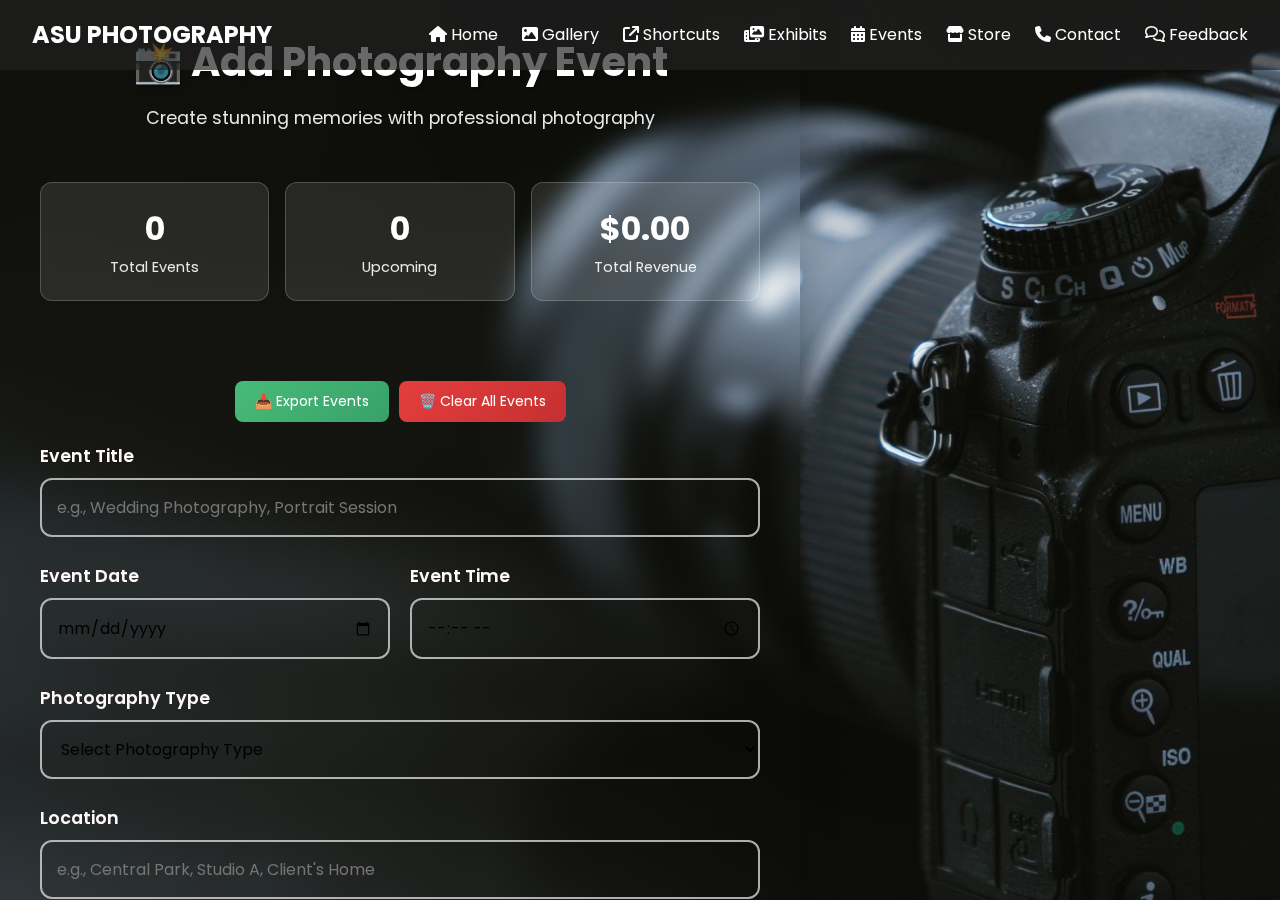
<file: NewEvent.html>
<!DOCTYPE html>
<html lang="en">
<head>
  <meta charset="UTF-8" />
  <meta name="viewport" content="width=device-width, initial-scale=1.0" />
  <title>ASU PHOTOGRAPHY</title>
  <link rel="stylesheet" href="https://cdnjs.cloudflare.com/ajax/libs/font-awesome/6.4.0/css/all.min.css" />
  <link href="https://fonts.googleapis.com/css2?family=Poppins&display=swap" rel="stylesheet" />
  
  <link rel="stylesheet" href="boilerplate.css">
</head>
<body>

  <!-- Navbar -->
  <nav class="navbar">
    <a href="#" class="logo">ASU PHOTOGRAPHY</a>
     <ul>
                    <li>
                        <i class="fa-solid fa-house"></i>
                        <a href="index.html">Home</a>
                    </li>
                    <li>
                        <i class="fa-solid fa-image"></i>
                        <a href="newAddImage.html">Gallery</a>
                    </li>
                    <li>
                        <i class="fa-solid fa-arrow-up-right-from-square"></i>
                        <a href="NewSortcuts.html">Shortcuts</a>
                    </li>
                    <li>
                        <i class="fa-solid fa-photo-film"></i>
                        <a href="NewExhibits.html">Exhibits</a>
                    </li>
                    <li>
                        <i class="fa-solid fa-calendar-days"></i>
                        <a href="NewEvent.html">Events</a>
                    </li>
                    <li>
                        <i class="fa-solid fa-store"></i>
                        <a href="NewStore.html">Store</a>
                    </li>
                    <li>
                        <i class="fa-solid fa-phone"></i>
                        <a href="NewContact.html">Contact</a>
                    </li>
                    <li>
                        <i class="fa-regular fa-comments"></i>
                        <a href="feedback.html">Feedback</a>
                    </li>
                </ul>
    <div class="hamburger" onclick="toggleSidebar()">
      <i class="fa-solid fa-bars"></i>
    </div>
  </nav>

  <!-- Sidebar (Mobile Only) -->
  <div class="sidebar" id="sidebar">
    <div>
      <div class="close-btn" onclick="toggleSidebar()">
        <i class="fa-solid fa-xmark"></i>
      </div>
       <ul>
                    <li>
                        <i class="fa-solid fa-house"></i>
                        <a href="index.html">Home</a>
                    </li>
                    <li>
                        <i class="fa-solid fa-image"></i>
                        <a href="newAddImage.html">Gallery</a>
                    </li>
                    <li>
                        <i class="fa-solid fa-arrow-up-right-from-square"></i>
                        <a href="NewSortcuts.html">Shortcuts</a>
                    </li>
                    <li>
                        <i class="fa-solid fa-photo-film"></i>
                        <a href="NewExhibits.html">Exhibits</a>
                    </li>
                    <li>
                        <i class="fa-solid fa-calendar-days"></i>
                        <a href="NewEvent.html">Events</a>
                    </li>
                    <li>
                        <i class="fa-solid fa-store"></i>
                        <a href="NewStore.html">Store</a>
                    </li>
                    <li>
                        <i class="fa-solid fa-phone"></i>
                        <a href="NewContact.html">Contact</a>
                    </li>
                    <li>
                        <i class="fa-regular fa-comments"></i>
                        <a href="feedback.html">Feedback</a>
                    </li>
                </ul>
    </div>
    <!-- Social icons only inside sidebar -->
    <div class="social-icons">
      <a href="https://facebook.com" target="_blank"><i class="fab fa-facebook-f"></i></a>
      <a href="https://instagram.com" target="_blank"><i class="fab fa-instagram"></i></a>
      <a href="https://twitter.com" target="_blank"><i class="fab fa-twitter"></i></a>
    </div>
  </div>

  <!-- Main Content -->

<style>
        * {
            margin: 0;
            padding: 0;
            box-sizing: border-box;
        }

        body {
            font-family: 'Arial', sans-serif;
            background:url("photo.jpg");
            height: 100vh;
            background-size: cover;
            background-position: center;
            background-attachment: fixed;
            height: 100vh;
            overflow: hidden;
            padding: 0;
            margin: 0;
        }

        .container {
            margin-left:0%;
            max-width: 800px;
            height: 100vh;
            background: rgba(255, 255, 255, 0);
            backdrop-filter: blur(10px);
            border-radius: 0;
            box-shadow: 0 0 40px rgba(0, 0, 0, 0.2);
            overflow-y: auto;
            overflow-x: hidden;
            animation: slideUp 0.6s ease-out;
            position: relative;
        }

        @keyframes slideUp {
            from {
                opacity: 0;
                transform: translateY(30px);
            }
            to {
                opacity: 1;
                transform: translateY(0);
            }
        }

        .header {
            background: linear-gradient(135deg, #ff6b6b00, #3ddfff00);
            padding: 30px;
            text-align: center;
            color: rgb(255, 255, 255);
        }

        .header h1 {
            font-size: 2.5em;
            font-weight: bold;
            margin-bottom: 10px;
            text-shadow: 2px 2px 4px rgba(0, 0, 0, 0.337);
        }

        .header p {
            font-size: 1.1em;
            opacity: 0.9;
        }

        .stats {
            display: grid;
            grid-template-columns: repeat(auto-fit, minmax(150px, 1fr));
            gap: 16px;
            margin: 20px 40px;
        }

        .stat-card {
            background: rgba(255, 255, 255, 0.1);
            backdrop-filter: blur(10px);
            color: white;
            padding: 20px;
            border-radius: 12px;
            text-align: center;
            border: 1px solid rgba(255, 255, 255, 0.2);
        }

        .stat-number {
            font-size: 2rem;
            font-weight: 700;
            display: block;
        }

        .stat-label {
            font-size: 0.9rem;
            opacity: 0.9;
        }

        .form-container {
            padding: 40px;
        }

        .form-group {
            margin-bottom: 25px;
            animation: fadeIn 0.8s ease-out;
        }

        .form-group:nth-child(even) {
            animation-delay: 0.1s;
        }

        .form-group:nth-child(odd) {
            animation-delay: 0.2s;
        }

        @keyframes fadeIn {
            from {
                opacity: 0;
                transform: translateX(-20px);
            }
            to {
                opacity: 1;
                transform: translateX(0);
            }
        }

        label {
            display: block;
            margin-bottom: 8px;
            font-weight: 600;
            color: #fef8f8;
            font-size: 1.1em;
        }

        input, select, textarea {
            width: 100%;
            padding: 15px;
            border: 2px solid #e0e0e0c3;
            border-radius: 12px;
            font-size: 16px;
            transition: all 0.3s ease;
            background: #f8f9fa00;
        }

        input:focus, select:focus, textarea:focus {
            outline: none;
            border-color: #66b7ea72;
            background: rgb(255, 255, 255);
            box-shadow: 0 0 0 3px rgba(102, 126, 234, 0.1);
            transform: translateY(-2px);
        }

        textarea {
            resize: vertical;
            min-height: 120px;
        }

        .form-row {
            display: grid;
            grid-template-columns: 1fr 1fr;
            gap: 20px;
        }

        .submit-btn {
            background: linear-gradient(135deg, #66b5ea84, #764ba2);
            color: white;
            padding: 18px 40px;
            border: none;
            border-radius: 50px;
            font-size: 1.2em;
            font-weight: 600;
            cursor: pointer;
            transition: all 0.3s ease;
            display: block;
            margin: 30px auto 0;
            box-shadow: 0 10px 20px rgba(102, 126, 234, 0.3);
        }

        .submit-btn:hover {
            transform: translateY(-3px);
            box-shadow: 0 15px 30px rgba(102, 126, 234, 0.4);
            background: linear-gradient(135deg, #5a67d8, #6b46c1);
        }

        .submit-btn:active {
            transform: translateY(-1px);
        }

        .events-list {
            margin-top: 40px;
            padding-top: 30px;
            border-top: 2px solid #e0e0e0;
        }

        .event-card {
            background: linear-gradient(135deg, #f193fb00 0%, #f5576c00 100%);
            color: white;
            padding: 20px;
            margin-bottom: 15px;
            border-radius: 15px;
            box-shadow: 0 5px 15px rgba(0, 0, 0, 0.1);
            transition: transform 0.3s ease;
            animation: slideIn 0.5s ease-out;
            border: 2px solid white;
            position: relative;
        }

        .event-card:hover {
            transform: translateX(5px);
        }

        @keyframes slideIn {
            from {
                opacity: 0;
                transform: translateX(-30px);
            }
            to {
                opacity: 1;
                transform: translateX(0);
            }
        }

        .event-title {
            font-size: 1.3em;
            font-weight: bold;
            margin-bottom: 8px;
            padding-right: 50px; /* Space for delete button */
        }

        .event-details {
            opacity: 0.9;
            line-height: 1.5;
        }

        .delete-btn {
            position: absolute;
            top: 15px;
            right: 15px;
            background: rgba(255, 0, 0, 0.8);
            color: white;
            border: none;
            width: 35px;
            height: 35px;
            border-radius: 50%;
            cursor: pointer;
            display: flex;
            align-items: center;
            justify-content: center;
            font-size: 18px;
            transition: all 0.3s ease;
            font-weight: bold;
        }

        .delete-btn:hover {
            background: #ff0000;
            transform: scale(1.1);
            box-shadow: 0 5px 15px rgba(255, 0, 0, 0.3);
        }

        .no-events {
            text-align: center;
            color: #717070;
            font-style: italic;
            padding: 40px;
        }

        .success-message {
            background: linear-gradient(135deg, #48bb78 0%, #38a169 100%);
            color: white;
            padding: 16px;
            border-radius: 12px;
            margin-bottom: 20px;
            text-align: center;
            font-weight: 500;
            animation: fadeIn 0.5s ease;
            display: none;
        }

        .management-buttons {
            display: flex;
            gap: 10px;
            justify-content: center;
            margin: 20px 0;
        }

        .export-btn, .clear-all-btn {
            padding: 10px 20px;
            border: none;
            border-radius: 8px;
            cursor: pointer;
            font-size: 14px;
            transition: all 0.3s ease;
        }

        .export-btn {
            background: linear-gradient(135deg, #48bb78, #38a169);
            color: white;
        }

        .clear-all-btn {
            background: linear-gradient(135deg, #e53e3e, #c53030);
            color: white;
        }

        .export-btn:hover, .clear-all-btn:hover {
            transform: translateY(-2px);
        }

        /* Custom scrollbar for container */
        .container::-webkit-scrollbar {
            width: 8px;
        }

        .container::-webkit-scrollbar-track {
            background: rgba(0, 0, 0, 0.1);
        }

        .container::-webkit-scrollbar-thumb {
            background: linear-gradient(135deg, #667eea, #764ba2);
            border-radius: 4px;
        }

        .container::-webkit-scrollbar-thumb:hover {
            background: linear-gradient(135deg, #5a67d8, #6b46c1);
        }

        @media (max-width: 768px) {
            .form-row {
                grid-template-columns: 1fr;
            }
            
            .header h1 {
                font-size: 2em;
            }
            
            .form-container {
                padding: 30px 20px;
            }

            .stats {
                margin: 20px;
                grid-template-columns: repeat(2, 1fr);
            }

            .management-buttons {
                flex-direction: column;
                align-items: center;
            }
        }

        @media (max-width: 480px) {
            .stats {
                grid-template-columns: 1fr;
            }
        }
</style>

<div class="container">
    <div class="header">
        <h1>📸 Add Photography Event</h1>
        <p>Create stunning memories with professional photography</p>
    </div>

    <div class="stats" id="stats">
        <div class="stat-card">
            <span class="stat-number" id="totalEvents">0</span>
            <span class="stat-label">Total Events</span>
        </div>
        <div class="stat-card">
            <span class="stat-number" id="upcomingEvents">0</span>
            <span class="stat-label">Upcoming</span>
        </div>
        <div class="stat-card">
            <span class="stat-number" id="totalRevenue">$0</span>
            <span class="stat-label">Total Revenue</span>
        </div>
    </div>

    <div class="form-container">
        <div id="successMessage" class="success-message">
            Event successfully added and saved permanently!
        </div>

        <div class="management-buttons">
            <button onclick="exportEvents()" class="export-btn">📥 Export Events</button>
            <button onclick="clearAllEvents()" class="clear-all-btn">🗑️ Clear All Events</button>
        </div>

        <form id="eventForm">
            <div class="form-group">
                <label for="eventTitle">Event Title</label>
                <input type="text" id="eventTitle" name="eventTitle" placeholder="e.g., Wedding Photography, Portrait Session" required>
            </div>

            <div class="form-row">
                <div class="form-group">
                    <label for="eventDate">Event Date</label>
                    <input type="date" id="eventDate" name="eventDate" required>
                </div>
                
                <div class="form-group">
                    <label for="eventTime">Event Time</label>
                    <input type="time" id="eventTime" name="eventTime" required>
                </div>
            </div>

            <div class="form-group">
                <label for="eventType">Photography Type</label>
                <select id="eventType" name="eventType" required>
                    <option value="">Select Photography Type</option>
                    <option value="wedding">Wedding Photography</option>
                    <option value="portrait">Portrait Session</option>
                    <option value="family">Family Photography</option>
                    <option value="corporate">Corporate Event</option>
                    <option value="fashion">Fashion Shoot</option>
                    <option value="product">Product Photography</option>
                    <option value="landscape">Landscape Photography</option>
                    <option value="other">Other</option>
                </select>
            </div>

            <div class="form-group">
                <label for="eventLocation">Location</label>
                <input type="text" id="eventLocation" name="eventLocation" placeholder="e.g., Central Park, Studio A, Client's Home" required>
            </div>

            <div class="form-row">
                <div class="form-group">
                    <label for="clientName">Client Name</label>
                    <input type="text" id="clientName" name="clientName" placeholder="Client or Contact Person" required>
                </div>
                
                <div class="form-group">
                    <label for="clientContact">Contact Information</label>
                    <input type="text" id="clientContact" name="clientContact" placeholder="Phone or Email" required>
                </div>
            </div>

            <div class="form-group">
                <label for="eventDescription">Event Description</label>
                <textarea id="eventDescription" name="eventDescription" placeholder="Describe the photography requirements, special requests, or important details..."></textarea>
            </div>

            <div class="form-row">
                <div class="form-group">
                    <label for="duration">Duration (hours)</label>
                    <input type="number" id="duration" name="duration" min="1" max="24" placeholder="4" required>
                </div>
                
                <div class="form-group">
                    <label for="price">Price ($)</label>
                    <input type="number" id="price" name="price" min="0" step="0.01" placeholder="500.00">
                </div>
            </div>

            <button type="submit" class="submit-btn">✨ Add Photography Event</button>
        </form>

        <div class="events-list">
            <h2 style="color: #fff; margin-bottom: 20px; text-align: center;">📅 Upcoming Events</h2>
            <div id="eventsContainer">
                <div class="no-events">No events scheduled yet. Add your first photography event above!</div>
            </div>
        </div>
    </div>
</div>

<script>
    // Permanent localStorage implementation for events
    function saveEvents(events) {
        try {
            localStorage.setItem('photographyEvents', JSON.stringify(events));
            console.log('Events saved successfully to localStorage');
        } catch (error) {
            console.error('Error saving events to localStorage:', error);
            alert('Sorry, unable to save events. Please try again.');
        }
    }
    
    function loadEvents() {
        try {
            const data = localStorage.getItem('photographyEvents');
            return data ? JSON.parse(data) : [];
        } catch (error) {
            console.error('Error loading events from localStorage:', error);
            return [];
        }
    }

    // Function to clear all events (for admin use)
    function clearAllEvents() {
        if (confirm('Are you sure you want to delete all events? This action cannot be undone.')) {
            localStorage.removeItem('photographyEvents');
            events = [];
            displayEvents();
            updateStats();
        }
    }

    // Function to export events data
    function exportEvents() {
        const eventsData = loadEvents();
        if (eventsData.length === 0) {
            alert('No events to export!');
            return;
        }
        
        const dataStr = JSON.stringify(eventsData, null, 2);
        const dataBlob = new Blob([dataStr], { type: 'application/json' });
        const url = URL.createObjectURL(dataBlob);
        const link = document.createElement('a');
        link.href = url;
        link.download = `photography-events-${new Date().toISOString().split('T')[0]}.json`;
        link.click();
        URL.revokeObjectURL(url);
    }

    // Function to delete a specific event
    function deleteEvent(eventId) {
        if (confirm('Are you sure you want to delete this event?')) {
            events = events.filter(event => event.id !== eventId);
            saveEvents(events);
            displayEvents();
            updateStats();
            
            // Show success message
            showSuccessMessage('Event deleted successfully!');
        }
    }

    function showSuccessMessage(message) {
        const successMsg = document.getElementById('successMessage');
        successMsg.textContent = message;
        successMsg.style.display = 'block';
        setTimeout(() => {
            successMsg.style.display = 'none';
        }, 3000);
    }

    function updateStats() {
        const totalEvents = events.length;
        const now = new Date();
        const upcomingEvents = events.filter(event => {
            const eventDateTime = new Date(event.date + ' ' + event.time);
            return eventDateTime > now;
        }).length;
        
        const totalRevenue = events.reduce((sum, event) => {
            return sum + (parseFloat(event.price) || 0);
        }, 0);

        document.getElementById('totalEvents').textContent = totalEvents;
        document.getElementById('upcomingEvents').textContent = upcomingEvents;
        document.getElementById('totalRevenue').textContent = `$${totalRevenue.toFixed(2)}`;
    }

    let events = loadEvents(); // Load events from localStorage on page load

    document.getElementById('eventForm').addEventListener('submit', function(e) {
        e.preventDefault();
        
        const formData = new FormData(this);
        const event = {
            id: Date.now(),
            title: formData.get('eventTitle'),
            date: formData.get('eventDate'),
            time: formData.get('eventTime'),
            type: formData.get('eventType'),
            location: formData.get('eventLocation'),
            clientName: formData.get('clientName'),
            clientContact: formData.get('clientContact'),
            description: formData.get('eventDescription'),
            duration: formData.get('duration'),
            price: formData.get('price'),
            createdAt: new Date().toISOString()
        };

        events.push(event);
        saveEvents(events); // Save to localStorage
        displayEvents();
        updateStats();
        this.reset();
        
        // Success animation
        const btn = document.querySelector('.submit-btn');
        btn.innerHTML = '✅ Event Added & Saved!';
        btn.style.background = 'linear-gradient(135deg, #10b981, #059669)';
        
        setTimeout(() => {
            btn.innerHTML = '✨ Add Photography Event';
            btn.style.background = 'linear-gradient(135deg, #66b5ea84, #764ba2)';
        }, 2000);

        showSuccessMessage('Event successfully added and saved permanently!');
    });

    function displayEvents() {
        const container = document.getElementById('eventsContainer');
        
        if (events.length === 0) {
            container.innerHTML = '<div class="no-events">No events scheduled yet. Add your first photography event above!</div>';
            return;
        }

        // Sort events by date and time
        events.sort((a, b) => new Date(a.date + ' ' + a.time) - new Date(b.date + ' ' + b.time));

        container.innerHTML = events.map(event => {
            const eventDate = new Date(event.date + ' ' + event.time);
            const formattedDate = eventDate.toLocaleDateString('en-US', { 
                weekday: 'long', 
                year: 'numeric', 
                month: 'long', 
                day: 'numeric' 
            });
            const formattedTime = eventDate.toLocaleTimeString('en-US', { 
                hour: '2-digit', 
                minute: '2-digit' 
            });

            const isUpcoming = eventDate > new Date();
            const statusIcon = isUpcoming ? '🔜' : '✅';

            return `
                <div class="event-card">
                    <button class="delete-btn" onclick="deleteEvent(${event.id})" title="Delete Event">
                        ×
                    </button>
                    <div class="event-title">${statusIcon} ${event.title}</div>
                    <div class="event-details">
                        <strong>📅 Date:</strong> ${formattedDate}<br>
                        <strong>🕐 Time:</strong> ${formattedTime}<br>
                        <strong>📍 Location:</strong> ${event.location}<br>
                        <strong>👤 Client:</strong> ${event.clientName} (${event.clientContact})<br>
                        <strong>📷 Type:</strong> ${event.type.charAt(0).toUpperCase() + event.type.slice(1)}<br>
                        <strong>⏱️ Duration:</strong> ${event.duration} hours
                        ${event.price ? `<br><strong>💰 Price:</strong> $${parseFloat(event.price).toFixed(2)}` : ''}
                        ${event.description ? `<br><strong>📝 Notes:</strong> ${event.description}` : ''}
                        <br><small style="opacity: 0.7;">Added: ${new Date(event.createdAt).toLocaleDateString()}</small>
                    </div>
                </div>
            `;
        }).join('');
    }

    // Initialize the page
    document.addEventListener('DOMContentLoaded', function() {
        displayEvents();
        updateStats();
    });

    function toggleSidebar() {
        const sidebar = document.getElementById('sidebar');
        sidebar.classList.toggle('active');
    }
</script>

</body>
</html>
</file>
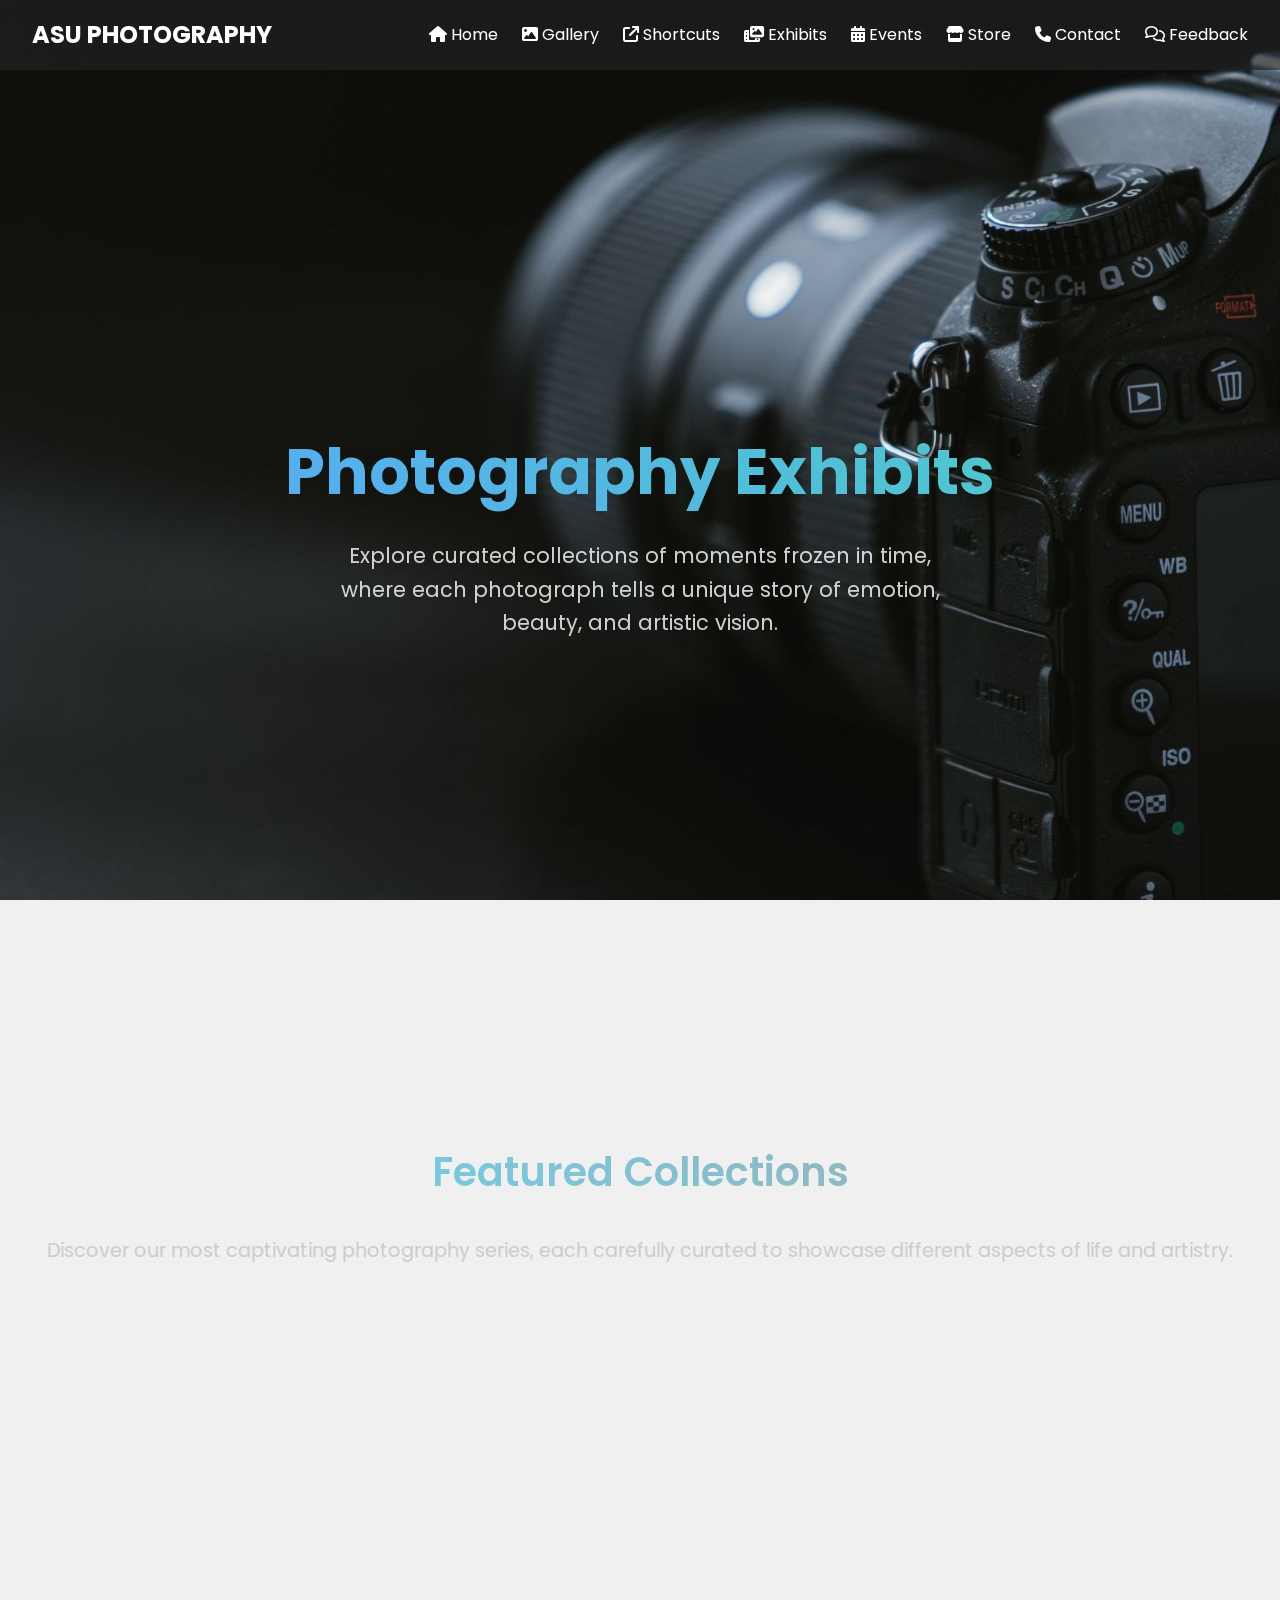
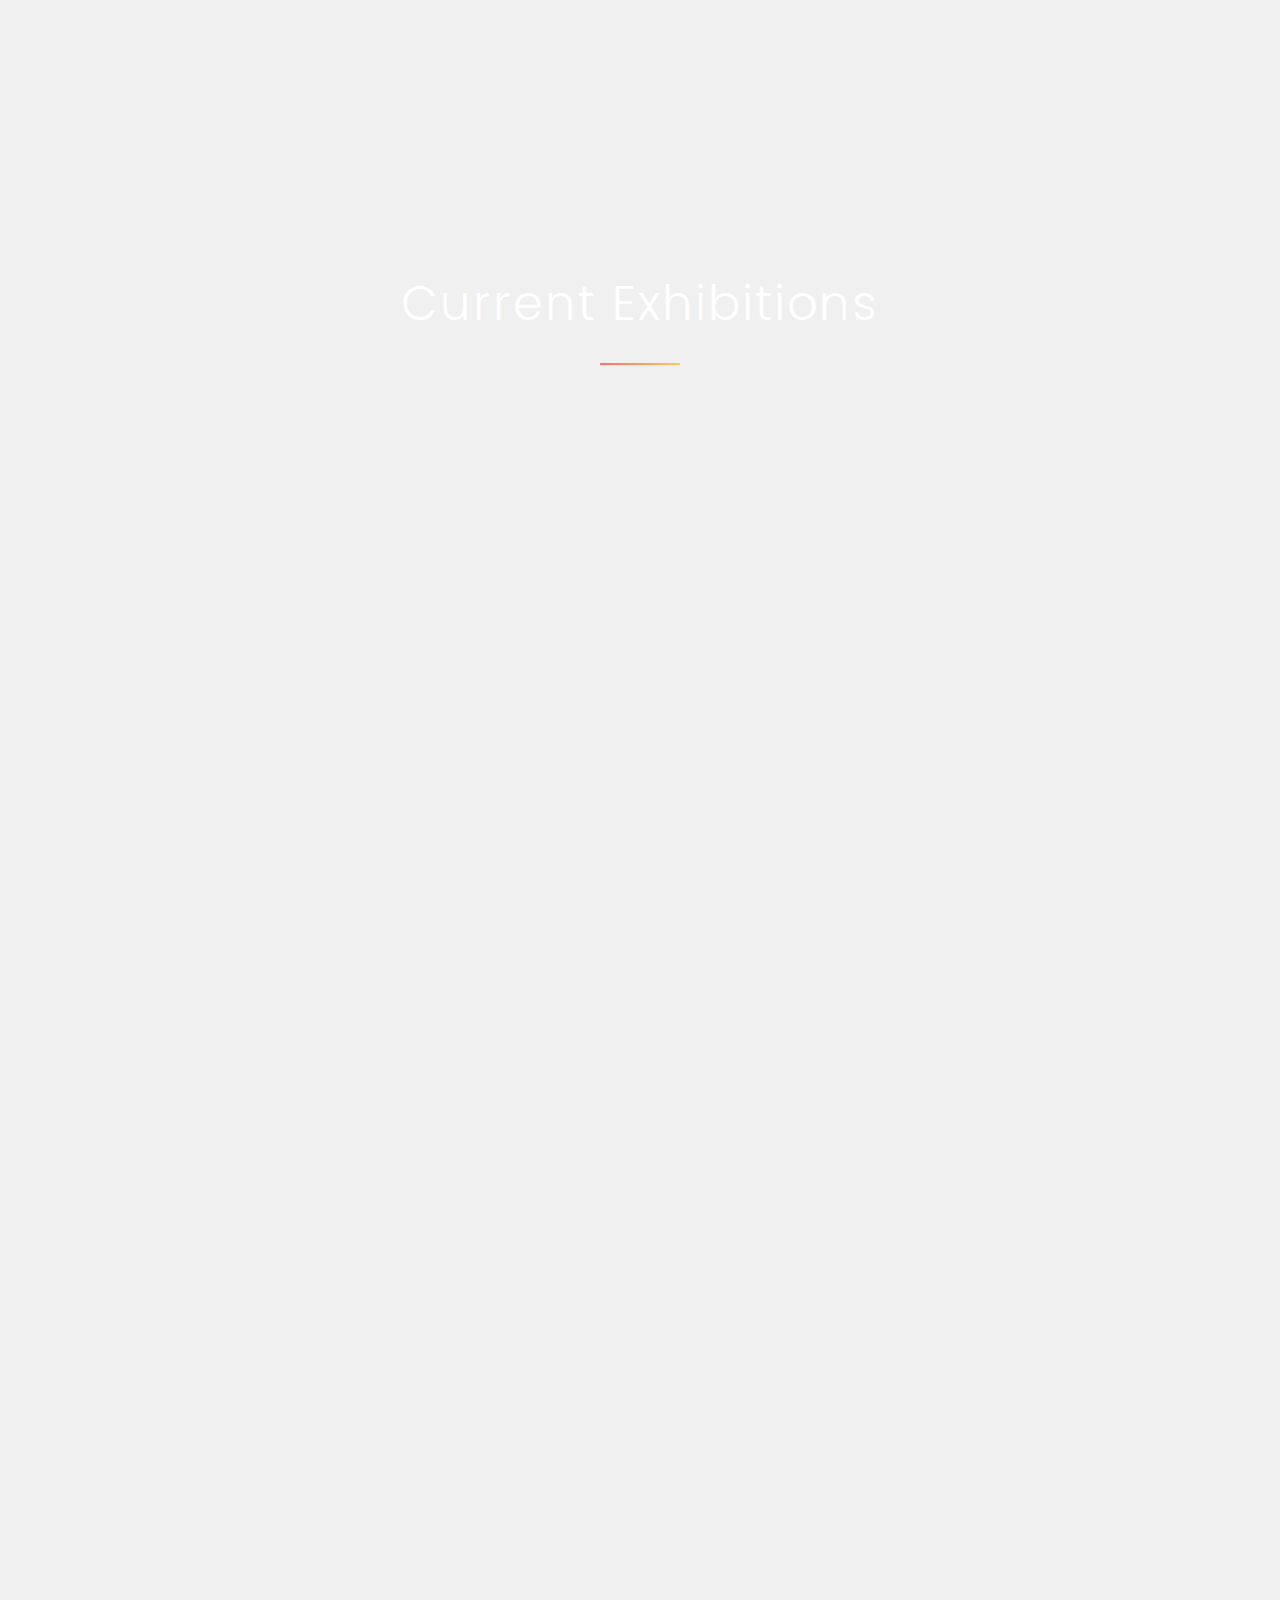
<file: NewExhibits.html>
<!DOCTYPE html>
<html lang="en">
<head>
  <meta charset="UTF-8" />
  <meta name="viewport" content="width=device-width, initial-scale=1.0" />
  <title>ASU PHOTOGRAPHY</title>
  <link rel="stylesheet" href="https://cdnjs.cloudflare.com/ajax/libs/font-awesome/6.4.0/css/all.min.css" />
  <link href="https://fonts.googleapis.com/css2?family=Poppins&display=swap" rel="stylesheet" />
  
  <link rel="stylesheet" href="boilerplate.css">
</head>
<body>

  <!-- Navbar -->
  <nav class="navbar">
    <a href="#" class="logo">ASU PHOTOGRAPHY</a>
    <ul>
                    <li>
                        <i class="fa-solid fa-house"></i>
                        <a href="index.html">Home</a>
                    </li>
                    <li>
                        <i class="fa-solid fa-image"></i>
                        <a href="newAddImage.html">Gallery</a>
                    </li>
                    <li>
                        <i class="fa-solid fa-arrow-up-right-from-square"></i>
                        <a href="NewSortcuts.html">Shortcuts</a>
                    </li>
                    <li>
                        <i class="fa-solid fa-photo-film"></i>
                        <a href="NewExhibits.html">Exhibits</a>
                    </li>
                    <li>
                        <i class="fa-solid fa-calendar-days"></i>
                        <a href="NewEvent.html">Events</a>
                    </li>
                    <li>
                        <i class="fa-solid fa-store"></i>
                        <a href="NewStore.html">Store</a>
                    </li>
                    <li>
                        <i class="fa-solid fa-phone"></i>
                        <a href="NewContact.html">Contact</a>
                    </li>
                    <li>
                        <i class="fa-regular fa-comments"></i>
                        <a href="feedback.html">Feedback</a>
                    </li>
                </ul>
    <div class="hamburger" onclick="toggleSidebar()">
      <i class="fa-solid fa-bars"></i>
    </div>
  </nav>

  <!-- Sidebar (Mobile Only) -->
  <div class="sidebar" id="sidebar">
    <div>
      <div class="close-btn" onclick="toggleSidebar()">
        <i class="fa-solid fa-xmark"></i>
      </div>
        <ul>
                    <li>
                        <i class="fa-solid fa-house"></i>
                        <a href="index.html">Home</a>
                    </li>
                    <li>
                        <i class="fa-solid fa-image"></i>
                        <a href="newAddImage.html">Gallery</a>
                    </li>
                    <li>
                        <i class="fa-solid fa-arrow-up-right-from-square"></i>
                        <a href="NewSortcuts.html">Shortcuts</a>
                    </li>
                    <li>
                        <i class="fa-solid fa-photo-film"></i>
                        <a href="NewExhibits.html">Exhibits</a>
                    </li>
                    <li>
                        <i class="fa-solid fa-calendar-days"></i>
                        <a href="NewEvent.html">Events</a>
                    </li>
                    <li>
                        <i class="fa-solid fa-store"></i>
                        <a href="NewStore.html">Store</a>
                    </li>
                    <li>
                        <i class="fa-solid fa-phone"></i>
                        <a href="NewContact.html">Contact</a>
                    </li>
                    <li>
                        <i class="fa-regular fa-comments"></i>
                        <a href="feedback.html">Feedback</a>
                    </li>
                </ul>
    </div>
    <!-- Social icons only inside sidebar -->
    <div class="social-icons">
      <a href="https://facebook.com" target="_blank"><i class="fab fa-facebook-f"></i></a>
      <a href="https://instagram.com" target="_blank"><i class="fab fa-instagram"></i></a>
      <a href="https://twitter.com" target="_blank"><i class="fab fa-twitter"></i></a>
    </div>
  </div>

  <!-- Main Content -->
 

<!DOCTYPE html>
<html lang="en">
<head>
    <meta charset="UTF-8">
    <meta name="viewport" content="width=device-width, initial-scale=1.0">
    <title>Exhibits - ASU Photography</title>
    <link rel="preconnect" href="https://fonts.googleapis.com">
    <link rel="preconnect" href="https://fonts.gstatic.com" crossorigin>
    <link href="https://fonts.googleapis.com/css2?family=Poppins:wght@300;400;500;600;700&display=swap" rel="stylesheet">
    <link rel="stylesheet" href="https://cdnjs.cloudflare.com/ajax/libs/font-awesome/6.4.0/css/all.min.css">
      <link rel="stylesheet" href="https://cdnjs.cloudflare.com/ajax/libs/font-awesome/6.4.0/css/all.min.css">
    <style>
        * {
            margin: 0;
            padding: 0;
            box-sizing: border-box;
        }

        body {
            font-family: 'Poppins', sans-serif;
            background: url("photo.jpg");
            background-size: cover;
            background-position: center;
            background-attachment: fixed;
            color: #ffffff;
            line-height: 1.6;
            overflow-x: hidden;
        }

        /* Navigation */
       

        /* Hero Section */
        .hero {
            height: 100vh;
            display: flex;
            align-items: center;
            justify-content: center;
            text-align: center;
            position: relative;
           background: none;
        }

        .hero::before {
            content: '';
            position: absolute;
            top: 0;
            left: 0;
            right: 0;
            bottom: 0;
            background: url("data:image/svg+xml,%3Csvg width='60' height='60' viewBox='0 0 60 60' xmlns='http://www.w3.org/2000/svg'%3E%3Cg fill='none' fill-rule='evenodd'%3E%3Cg fill='%23ffffff' fill-opacity='0.03'%3E%3Ccircle cx='30' cy='30' r='1'/%3E%3C/g%3E%3C/g%3E%3C/svg%3E");
            animation: float 20s ease-in-out infinite;
        }

        @keyframes float {
            0%, 100% { transform: translateY(0px); }
            50% { transform: translateY(-20px); }
        }

        .hero-content {
            z-index: 2;
            position: relative;
        }

        .hero h1 {
            font-size: 4rem;
            font-weight: 700;
            margin-bottom: 1rem;
            background: linear-gradient(45deg, #58a6fa, #4ecdc4, #b8b9b9);
            background-size: 300% 300%;
            -webkit-background-clip: text;
            -webkit-text-fill-color: transparent;
            animation: gradient 3s ease infinite;
        }

        @keyframes gradient {
            0% { background-position: 0% 50%; }
            50% { background-position: 100% 50%; }
            100% { background-position: 0% 50%; }
        }

        .hero p {
            font-size: 1.3rem;
            opacity: 0.8;
            max-width: 600px;
            margin: 0 auto;
        }

        /* Exhibits Grid */
        .exhibits-section {
            padding: 8rem 2rem;
            max-width: 1400px;
            margin: 0 auto;
        }

        .section-title {
            text-align: center;
            font-size: 3rem;
            font-weight: 600;
            margin-bottom: 4rem;
            color: #ffffff;
        }

        .exhibits-grid {
            display: grid;
            grid-template-columns: repeat(auto-fit, minmax(400px, 1fr));
            gap: 3rem;
            margin-bottom: 6rem;
        }

        .exhibit-card {
            background: rgba(255, 255, 255, 0.05);
            border-radius: 20px;
            overflow: hidden;
            transition: all 0.4s ease;
            backdrop-filter: blur(10px);
            border: 1px solid rgba(255, 255, 255, 0.1);
            position: relative;
        }

        .exhibit-card:hover {
            transform: translateY(-10px);
            box-shadow: 0 20px 40px rgba(0, 0, 0, 0.3);
        }

        .exhibit-image {
            width: 100%;
            height: 300px;
            background: linear-gradient(45deg, #ff6b6b, #4ecdc4);
            position: relative;
            overflow: hidden;
        }

        .exhibit-image::before {
            content: '';
            position: absolute;
            top: 50%;
            left: 50%;
            transform: translate(-50%, -50%);
            width: 80px;
            height: 80px;
            background: rgba(255, 255, 255, 0.2);
            border-radius: 50%;
            display: flex;
            align-items: center;
            justify-content: center;
        }

        .exhibit-image::after {
            content: '📸';
            position: absolute;
            top: 50%;
            left: 50%;
            transform: translate(-50%, -50%);
            font-size: 2rem;
        }

        .exhibit-content {
            padding: 2rem;
        }

        .exhibit-title {
            font-size: 1.5rem;
            font-weight: 600;
            margin-bottom: 1rem;
            color: #ffffff;
        }

        .exhibit-description {
            color: #cccccc;
            margin-bottom: 1.5rem;
            line-height: 1.6;
        }

        .exhibit-meta {
            display: flex;
            justify-content: space-between;
            align-items: center;
            font-size: 0.9rem;
            color: #999999;
            margin-bottom: 1.5rem;
        }

        .view-btn {
            background: linear-gradient(45deg, #6bbfff, #393a3a);
            color: white;
            border: none;
            padding: 0.8rem 2rem;
            border-radius: 25px;
            cursor: pointer;
            font-weight: 500;
            transition: all 0.3s ease;
            text-decoration: none;
            display: inline-block;
            text-align: center;
        }

        .view-btn:hover {
            transform: translateY(-2px);
            box-shadow: 0 10px 20px rgba(255, 107, 107, 0.3);
        }

        /* Featured Section */
        .featured-section {
         background: none;
            padding: 6rem 2rem;
            margin: 4rem 0;
        }

        .featured-content {
            max-width: 1200px;
            margin: 0 auto;
            text-align: center;
        }

        .featured-title {
            font-size: 2.5rem;
            font-weight: 600;
            margin-bottom: 2rem;
            background: linear-gradient(45deg, #62d8f9, #a6a9a8);
            -webkit-background-clip: text;
            -webkit-text-fill-color: transparent;
        }

        .featured-grid {
            display: grid;
            grid-template-columns: repeat(auto-fit, minmax(250px, 1fr));
            gap: 2rem;
            margin-top: 3rem;
        }

        .featured-item {
            background: rgba(255, 255, 255, 0.05);
            padding: 2rem;
            border-radius: 15px;
            transition: all 0.3s ease;
        }

        .featured-item:hover {
            transform: translateY(-5px);
            background: rgba(255, 255, 255, 0.08);
        }

        .featured-icon {
            font-size: 3rem;
            margin-bottom: 1rem;
            background: linear-gradient(45deg, #ff6b6b, #4ecdc4);
            -webkit-background-clip: text;
            -webkit-text-fill-color: transparent;
        }

        /* Responsive Design */
        @media (max-width: 768px) {
            .hero h1 {
                font-size: 2.5rem;
            }
            
            .hero p {
                font-size: 1.1rem;
            }
            
            
            
            .exhibits-grid {
                grid-template-columns: 1fr;
                gap: 2rem;
            }
            
            .section-title {
                font-size: 2rem;
            }
            
            .exhibits-section {
                padding: 4rem 1rem;
            }
        }

        /* Scroll animations */
        .fade-in {
            opacity: 0;
            transform: translateY(30px);
            transition: all 0.6s ease;
        }

        .fade-in.visible {
            opacity: 1;
            transform: translateY(0);
        }

        /* Sidebar from original */
        
/* 
        #check {
            display: none;
        }

        .btn1_1 {
            background: rgba(0, 0, 0, 0.8);
            padding: 10px 15px;
            border-radius: 10px;
            cursor: pointer;
            transition: all 0.3s ease;
        }

        .btn1_1:hover {
            background: rgba(255, 107, 107, 0.8);
        }

        

        

        .logo_main {
            text-align: center;
            margin-bottom: 2rem;
        }

        .logo1 {
            color: #ffffff;
            font-size: 1.5rem;
            font-weight: 600;
            text-decoration: none;
        }

        .btn2 {
            position: absolute;
            top: 20px;
            right: 20px;
            cursor: pointer;
        }

        .menu1 ul {
            list-style: none;
            margin-top: 3rem;
        }

        .menu1 li {
            margin: 1.5rem 0;
        }

        .menu1 a {
            color: #ffffff;
            text-decoration: none;
            display: flex;
            align-items: center;
            gap: 1rem;
            padding: 0.5rem;
            border-radius: 8px;
            transition: all 0.3s ease;
        }

        .menu1 a:hover {
            background: rgba(255, 107, 107, 0.2);
            transform: translateX(10px);
        } */

      
    </style>
</head>
<body>
    <!-- Navigation -->
    <style>
        * {
            margin: 0;
            padding: 0;
            box-sizing: border-box;
        }

        body {
            font-family: 'Arial', sans-serif;
           background: url("photo.jpg");
            background-size: cover;
            background-position: center;
            background-attachment: fixed;
            color: #fff;
            line-height: 1.6;
        }

        .container {
            max-width: 1200px;
            margin: 0 auto;
            padding: 40px 20px;
        }

        .section-header {
            text-align: center;
            margin-bottom: 60px;
        }

        .section-title {
            font-size: 3rem;
            font-weight: 300;
            color: #fff;
            margin-bottom: 20px;
            letter-spacing: 2px;
            position: relative;
        }

        .section-title::after {
            content: '';
            display: block;
            width: 80px;
            height: 2px;
            background: linear-gradient(45deg, #ff6b6b, #feca57);
            margin: 20px auto;
        }

        .section-subtitle {
            font-size: 1.1rem;
            color: #aaa;
            max-width: 600px;
            margin: 0 auto;
            line-height: 1.8;
        }

        .add-image-btn {
            background: linear-gradient(45deg, #ff6b6b, #feca57);
            color: white;
            border: none;
            padding: 12px 30px;
            border-radius: 50px;
            cursor: pointer;
            font-size: 1rem;
            margin-bottom: 40px;
            transition: all 0.3s ease;
            box-shadow: 0 5px 15px rgba(255, 107, 107, 0.3);
        }

        .add-image-btn:hover {
            transform: translateY(-2px);
            box-shadow: 0 8px 25px rgba(255, 107, 107, 0.4);
        }

        .gallery-grid {
            display: grid;
            grid-template-columns: repeat(auto-fit, minmax(300px, 1fr));
            gap: 30px;
            margin-top: 40px;
        }

        .gallery-item {
            position: relative;
            border-radius: 15px;
            overflow: hidden;
            background: #2a2a2a;
            box-shadow: 0 10px 30px rgba(0, 0, 0, 0.3);
            transition: all 0.4s ease;
            cursor: pointer;
        }

        .gallery-item:hover {
            transform: translateY(-10px);
        }

        .gallery-item img {
            width: 100%;
            min-height: 200px;
            object-fit: cover;
            transition: transform 0.4s ease;
            display: block;
        }

        .gallery-item:hover img {
            transform: scale(1.1);
        }

        .gallery-overlay {
            position: absolute;
            top: 0;
            left: 0;
            right: 0;
            bottom: 0;
            background: linear-gradient(135deg, rgba(255, 107, 107, 0.8), rgba(254, 202, 87, 0.8));
            opacity: 0;
            background: linear-gradient(135deg, #2a2a2a00, #e2e2e229);
            align-items: center;
            justify-content: center;
            flex-direction: column;
            transition: all 0.4s ease;
        }

        .gallery-item:hover .gallery-overlay {
            opacity: 1;
        }

        .overlay-text {
            color: white;
            font-size: 1.2rem;
            font-weight: 500;
            text-align: center;
            padding: 20px;
        }

        .image-text {
            padding: 15px 20px;
            background: #2a2a2ab0;
            color: #fff;
            font-size: 0.95rem;
            line-height: 1.4;
            border-radius: 0 0 15px 15px;
            margin-top: -5px;
        }

        .image-text.above {
            border-radius: 15px 15px 0 0;
            margin-top: 0;
            margin-bottom: -5px;
        }

        .edit-text-btn {
            position: absolute;
            top: 10px;
            left: 10px;
            background: rgba(255, 255, 255, 0.9);
            color: #333;
            border: none;
            width: 30px;
            height: 30px;
            border-radius: 50%;
            cursor: pointer;
            display: flex;
            align-items: center;
            justify-content: center;
            opacity: 0;
            transition: all 0.3s ease;
            font-size: 14px;
        }

        .gallery-item:hover .edit-text-btn {
            opacity: 1;
        }

        .edit-text-btn:hover {
            background: #4834d4;
            color: white;
        }

        .text-modal {
            display: none;
            position: fixed;
            z-index: 1001;
            left: 0;
            top: 0;
            width: 100%;
            height: 100%;
            background-color: rgba(0, 0, 0, 0.8);
        }

        .text-modal-content {
            background-color: #2a2a2ab0;
            margin: 10% auto;
            padding: 30px;
            border-radius: 15px;
            width: 90%;
            max-width: 500px;
            color: white;
        }

        .text-modal h3 {
            margin-bottom: 20px;
            color: #ff6b6b;
        }

        .text-modal textarea {
            width: 100%;
            height: 100px;
            background: #3a3a3a;
            border: 1px solid #555;
            border-radius: 8px;
            color: white;
            padding: 10px;
            font-family: inherit;
            font-size: 14px;
            resize: vertical;
            margin-bottom: 15px;
        }

        .text-modal select {
            width: 100%;
            background: #3a3a3a;
            border: 1px solid #555;
            border-radius: 8px;
            color: white;
            padding: 10px;
            font-family: inherit;
            margin-bottom: 20px;
        }

        .text-modal-buttons {
            display: flex;
            gap: 10px;
            justify-content: flex-end;
        }

        .text-modal button {
            padding: 10px 20px;
            border: none;
            border-radius: 8px;
            cursor: pointer;
            font-size: 14px;
            transition: all 0.3s ease;
        }

        .save-btn {
            background: linear-gradient(45deg, #ff6b6b, #feca57);
            color: white;
        }

        .cancel-btn {
            background: #555;
            color: white;
        }

        .save-btn:hover, .cancel-btn:hover {
            transform: translateY(-2px);
        }

        .placeholder-item {
            min-height: 300px;
            display: flex;
            align-items: center;
            justify-content: center;
            border: 2px dashed #555;
            border-radius: 15px;
            transition: all 0.3s ease;
        }

        .placeholder-item:hover {
            border-color: #ff6b6b;
            background: linear-gradient(135deg, #3a3a3a, #4a4a4a);
        }

        .placeholder-text {
            color: #888;
            font-size: 1.1rem;
            text-align: center;
        }

        .delete-btn {
            position: absolute;
            top: 10px;
            right: 10px;
            background: rgba(255, 255, 255, 0.9);
            color: #333;
            border: none;
            width: 30px;
            height: 30px;
            border-radius: 50%;
            cursor: pointer;
            display: flex;
            align-items: center;
            justify-content: center;
            opacity: 0;
            transition: all 0.3s ease;
            font-weight: bold;
        }

        .gallery-item:hover .delete-btn {
            opacity: 1;
        }

        .delete-btn:hover {
            background: #ff4757;
            color: white;
        }

        .permanent-item .delete-btn {
            display: none !important;
        }

        .modal {
            display: none;
            position: fixed;
            z-index: 1000;
            left: 0;
            top: 0;
            width: 100%;
            height: 100%;
            background-color: rgba(0, 0, 0, 0.9);
            animation: fadeIn 0.3s ease;
        }

        .modal-content {
            position: relative;
            margin: auto;
            padding: 0;
            width: 90%;
            max-width: 1200px;
            max-height: 90%;
            top: 50%;
            transform: translateY(-50%);
        }

        .modal img {
            width: 100%;
            height: auto;
            border-radius: 10px;
        }

        .close {
            position: absolute;
            top: 15px;
            right: 35px;
            color: #f1f1f1;
            font-size: 40px;
            font-weight: bold;
            cursor: pointer;
            z-index: 1001;
        }

        .close:hover {
            color: #ff6b6b;
        }

        @keyframes fadeIn {
            from { opacity: 0; }
            to { opacity: 1; }
        }

        @media (max-width: 768px) {
            .section-title {
                font-size: 2rem;
            }
            
            .gallery-grid {
                grid-template-columns: 1fr;
                gap: 20px;
            }
            
            .container {
                padding: 20px 15px;
            }
        }

        #fileInput {
            display: none;
        }
    </style>
</head>



<body>
<style>
        * {
            margin: 0;
            padding: 0;
            box-sizing: border-box;
        }

        body {
            font-family: 'Arial', sans-serif;
            background-color: #f0f0f0;
            padding-top: 80px; /* Space for fixed navbar */
        }

        .main_box {
            position: fixed;
            top: 0;
            left: 0;
            width: 100%;
            background: linear-gradient(135deg, #667eea00 0%, #764ba200 100%);
            box-shadow: 0 2px 10px rgba(0,0,0,0.1);
            z-index: 1000;
        }

        .navbar_content {
            display: flex;
            justify-content: flex-start;
            align-items: center;
            padding: 15px 30px;
            gap: 40px;
            flex-wrap: wrap;
        }

        .logo_main {
            flex-shrink: 0;
        }

        .logo1 {
            color: white;
            text-decoration: none;
            font-size: 24px;
            font-weight: bold;
            letter-spacing: 1px;
        }

        .logo1:hover {
            color: #f0f0f0;
        }

        .menu1 {
            display: flex;
            align-items: center;
            flex: 1;
        }

        .menu1 ul {
            display: flex;
            list-style: none;
            gap: 25px;
            align-items: center;
            flex-wrap: wrap;
        }

        .menu1 li {
            display: flex;
            align-items: center;
            gap: 8px;
            white-space: nowrap;
        }

        .menu1 li a {
            color: white;
            text-decoration: none;
            font-size: 16px;
            transition: all 0.3s ease;
            padding: 8px 12px;
            border-radius: 5px;
        }

        .menu1 li a:hover {
            background-color: rgba(255,255,255,0.2);
            transform: translateY(-2px);
        }

        .menu1 li i {
            color: white;
            font-size: 16px;
        }

        /* Smaller screens - reduce spacing but keep everything visible */
        @media screen and (max-width: 1200px) {
            .navbar_content {
                gap: 20px;
                padding: 12px 20px;
            }
            
            .menu1 ul {
                gap: 15px;
            }
            
            .logo1 {
                font-size: 20px;
            }
            
            .menu1 li a {
                font-size: 14px;
                padding: 6px 8px;
            }
        }

        @media screen and (max-width: 900px) {
            .navbar_content {
                gap: 15px;
                padding: 10px 15px;
            }
            
            .menu1 ul {
                gap: 10px;
            }
            
            .logo1 {
                font-size: 18px;
            }
            
            .menu1 li a {
                font-size: 12px;
                padding: 4px 6px;
            }
            
            .menu1 li i {
                font-size: 14px;
            }
        }

        /* Demo content */
        .content {
            padding: 40px 30px;
            max-width: 1200px;
            margin: 0 auto;
        }

        .content h1 {
            color: #333;
            margin-bottom: 20px;
        }

        .content p {
            color: #666;
            line-height: 1.6;
            margin-bottom: 15px;
        }
    </style>
</head>
<body>






    
    

    <!-- Demo content -->
    
</body>
</html>

    <!-- Hero Section -->
    <section class="hero">
        <div class="hero-content">
            <h1>Photography Exhibits</h1>
            <p>Explore curated collections of moments frozen in time, where each photograph tells a unique story of emotion, beauty, and artistic vision.</p>
        </div>
    </section>

    <!-- Featured Section -->
    <section class="featured-section">
        <div class="featured-content">
            <h2 class="featured-title">Featured Collections</h2>
            <p style="font-size: 1.2rem; color: #cccccc; margin-bottom: 2rem;">
                Discover our most captivating photography series, each carefully curated to showcase different aspects of life and artistry.
            </p>
            <div class="featured-grid">
                <div class="featured-item fade-in">
                    <div class="featured-icon">🏆</div>
                    <h3>Award Winners</h3>
                    <p>Our most recognized and celebrated photographs from various competitions and exhibitions.</p>
                </div>
                <div class="featured-item fade-in">
                    <div class="featured-icon">🎨</div>
                    <h3>Artistic Vision</h3>
                    <p>Creative compositions that push the boundaries of traditional photography.</p>
                </div>
                <div class="featured-item fade-in">
                    <div class="featured-icon">🌟</div>
                    <h3>Client Favorites</h3>
                    <p>The most beloved shots chosen by our clients and community.</p>
                </div>
            </div>
        </div>
    </section>

    <!-- Exhibits Grid -->
    <section class="exhibits-section">
        <h2 class="section-title">Current Exhibitions</h2>
        
        <div class="exhibits-grid">
            <div class="exhibit-card fade-in">
                <div class="exhibit-image" id="exhibit-image1" >
                    <style> 
               #exhibit-image1 {
          background: url("https://i.pinimg.com/736x/2f/93/ca/2f93ca8ea27e9358f3e8fffcd5797753.jpg");
            background-size: cover;
            background-position: center;
            background-attachment: fixed;
                 }; </style> </div>
                <div class="exhibit-content">
                    <h3 class="exhibit-title">Monsoon Memories</h3>
                    <div class="exhibit-meta">
                        <span>25 Photos</span>
                        <span>Wedding Collection</span>
                    </div>
                    <p class="exhibit-description">
                        A breathtaking collection capturing the romance and magic of monsoon weddings. Each frame tells a story of love blooming amidst nature's most dramatic season.
                    </p>
                    <a href="#" class="view-btn">View Collection</a>
                </div>
            </div>

            <div class="exhibit-card fade-in">
                <div class="exhibit-image" id="exhibit-image2">
                    <style> 
               #exhibit-image2 {
          background: url("https://i.pinimg.com/736x/45/3e/12/453e129ea55a280c3bdd57abe723a0d3.jpg");
            background-size: cover;
            background-position: center;
            background-attachment: fixed;
                 }; </style>
                </div>
                <div class="exhibit-content">
                    <h3 class="exhibit-title">Golden Hour Portraits</h3>
                    <div class="exhibit-meta">
                        <span>18 Photos</span>
                        <span>Portrait Series</span>
                    </div>
                    <p class="exhibit-description">
                        Intimate portraits captured during the magical golden hour, showcasing the warm, ethereal light that brings out the soul in every subject.
                    </p>
                    <a href="#" class="view-btn">View Collection</a>
                </div>
            </div>

            <div class="exhibit-card fade-in">
                <div class="exhibit-image" id="exhibit-image3">
                    <style> 
               #exhibit-image3 {
          background: url("https://i.pinimg.com/736x/11/82/d0/1182d0b4b6b7fc79ebbf8e21ecff1a47.jpg");
            background-size: cover;
            background-position: center;
            background-attachment: fixed;
                 }; </style>
                </div>
                <div class="exhibit-content">
                    <h3 class="exhibit-title">Street Life Chronicles</h3>
                    <div class="exhibit-meta">
                        <span>32 Photos</span>
                        <span>Documentary</span>
                    </div>
                    <p class="exhibit-description">
                        Raw, unfiltered moments from the bustling streets, capturing the essence of daily life, emotions, and the beauty found in ordinary moments.
                    </p>
                    <a href="#" class="view-btn">View Collection</a>
                </div>
            </div>

            <div class="exhibit-card fade-in">
                <div class="exhibit-image" id="exhibit-image4">
                     <style> 
               #exhibit-image4 {
          background: url("https://i.pinimg.com/736x/1b/cc/95/1bcc9557737ba7fa688232fdcb2e034c.jpg");
            background-size: cover;
            background-position: center;
            background-attachment: fixed;
                 }; </style></div>
                <div class="exhibit-content">
                    <h3 class="exhibit-title">Festival of Colors</h3>
                    <div class="exhibit-meta">
                        <span>28 Photos</span>
                        <span>Cultural Events</span>
                    </div>
                    <p class="exhibit-description">
                        Vibrant celebrations and cultural festivals captured in all their glory, showcasing the joy, tradition, and community spirit.
                    </p>
                    <a href="#" class="view-btn">View Collection</a>
                </div>
            </div>

            <div class="exhibit-card fade-in">
                <div class="exhibit-image" id="exhibit-image5">
                    <style> 
               #exhibit-image5 {
          background: url("https://i.pinimg.com/736x/65/27/2b/65272b5ceded8a924a0974f66ae6badf.jpg");
            background-size: cover;
            background-position: center;
            background-attachment: fixed;
                 }; </style>
                </div>
                <div class="exhibit-content">
                    <h3 class="exhibit-title">Fashion Forward</h3>
                    <div class="exhibit-meta">
                        <span>20 Photos</span>
                        <span>Fashion & Editorial</span>
                    </div>
                    <p class="exhibit-description">
                        Contemporary fashion photography that blends style with storytelling, featuring cutting-edge designs and creative compositions.
                    </p>
                    <a href="#" class="view-btn">View Collection</a>
                </div>
            </div>

            <div class="exhibit-card fade-in">
                <div class="exhibit-image" id="exhibit-image6">
                    <style> 
               #exhibit-image6 {
          background: url("https://i.pinimg.com/736x/18/e2/a9/18e2a9a29e57065ca51f0b93b57ae491.jpg");
            background-size: cover;
            background-position: center;
            background-attachment: fixed;
                 }; </style>
                </div>
                <div class="exhibit-content">
                    <h3 class="exhibit-title">Nature's Canvas</h3>
                    <div class="exhibit-meta">
                        <span>35 Photos</span>
                        <span>Landscape & Nature</span>
                    </div>
                    <p class="exhibit-description">
                        Breathtaking landscapes and nature photography that captures the raw beauty and power of the natural world in stunning detail.
                    </p>
                    <a href="#" class="view-btn">View Collection</a>
                </div>
            </div>
        </div>
    </section>

    <script>
        // Smooth scrolling for navigation
        document.querySelectorAll('a[href^="#"]').forEach(anchor => {
            anchor.addEventListener('click', function (e) {
                e.preventDefault();
                const target = document.querySelector(this.getAttribute('href'));
                if (target) {
                    target.scrollIntoView({
                        behavior: 'smooth',
                        block: 'start'
                    });
                }
            });
        });

        // Fade in animation on scroll
        const observerOptions = {
            threshold: 0.1,
            rootMargin: '0px 0px -50px 0px'
        };

        const observer = new IntersectionObserver((entries) => {
            entries.forEach(entry => {
                if (entry.isIntersecting) {
                    entry.target.classList.add('visible');
                }
            });
        }, observerOptions);

        document.querySelectorAll('.fade-in').forEach(el => {
            observer.observe(el);
        });

        // Navbar background on scroll
        window.addEventListener('scroll', () => {
            const navbar = document.querySelector('.navbar');
            if (window.scrollY > 100) {
                navbar.style.background = 'rgba(0, 0, 0, 0.95)';
            } else {
                navbar.style.background = 'rgba(0, 0, 0, 0.9)';
            }
        });

        // Close sidebar when clicking outside
        document.addEventListener('click', (e) => {
            const sidebar = document.querySelector('.sidebar_menu');
            const checkbox = document.querySelector('#check');
            const menuBtn = document.querySelector('.btn1_1');
            
            if (!sidebar.contains(e.target) && !menuBtn.contains(e.target) && checkbox.checked) {
                checkbox.checked = false;
            }
        });
    </script>
</body>
</html>


  <script>
    function toggleSidebar() {
      const sidebar = document.getElementById('sidebar');
      sidebar.classList.toggle('active');
    }
  </script>

</body>
</html>
</file>
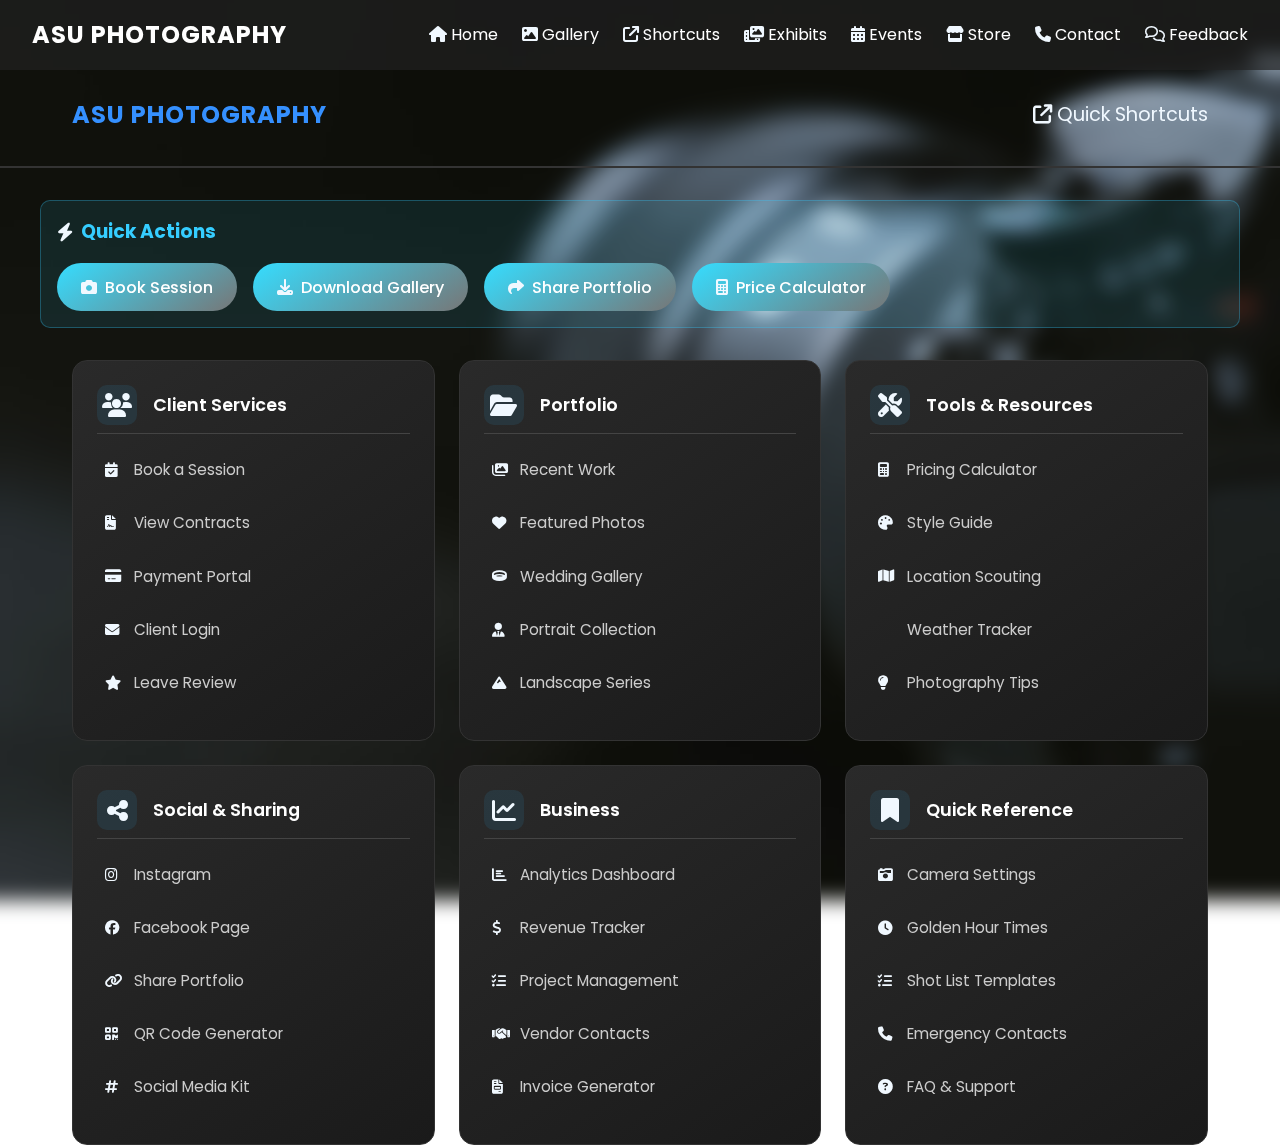
<file: NewSortcuts.html>
<!DOCTYPE html>
<html lang="en">
<head>
  <meta charset="UTF-8" />
  <meta name="viewport" content="width=device-width, initial-scale=1.0" />
  <title>ASU PHOTOGRAPHY</title>
  <link rel="stylesheet" href="https://cdnjs.cloudflare.com/ajax/libs/font-awesome/6.4.0/css/all.min.css" />
  <link href="https://fonts.googleapis.com/css2?family=Poppins&display=swap" rel="stylesheet" />
  
  <link rel="stylesheet" href="boilerplate.css">
</head>
<body>
<style>
  
</style>
  <!-- Navbar -->
   
  <nav class="navbar">
    <a href="#" class="logo">ASU PHOTOGRAPHY</a>
    <ul>
                    <li>
                        <i class="fa-solid fa-house"></i>
                        <a href="index.html">Home</a>
                    </li>
                    <li>
                        <i class="fa-solid fa-image"></i>
                        <a href="newAddImage.html">Gallery</a>
                    </li>
                    <li>
                        <i class="fa-solid fa-arrow-up-right-from-square"></i>
                        <a href="NewSortcuts.html">Shortcuts</a>
                    </li>
                    <li>
                        <i class="fa-solid fa-photo-film"></i>
                        <a href="NewExhibits.html">Exhibits</a>
                    </li>
                    <li>
                        <i class="fa-solid fa-calendar-days"></i>
                        <a href="NewEvent.html">Events</a>
                    </li>
                    <li>
                        <i class="fa-solid fa-store"></i>
                        <a href="NewStore.html">Store</a>
                    </li>
                    <li>
                        <i class="fa-solid fa-phone"></i>
                        <a href="NewContact.html">Contact</a>
                    </li>
                    <li>
                        <i class="fa-regular fa-comments"></i>
                        <a href="feedback.html">Feedback</a>
                    </li>
                </ul>
    <div class="hamburger" onclick="toggleSidebar()">
      <i class="fa-solid fa-bars"></i>
    </div>
  </nav>






  <!-- Sidebar (Mobile Only) -->
  <div class="sidebar" id="sidebar">
    <div>
      <div class="close-btn" onclick="toggleSidebar()">
        <i class="fa-solid fa-xmark"></i>
      </div>
    <ul>
                    <li>
                        <i class="fa-solid fa-house"></i>
                        <a href="index.html">Home</a>
                    </li>
                    <li>
                        <i class="fa-solid fa-image"></i>
                        <a href="newAddImage.html">Gallery</a>
                    </li>
                    <li>
                        <i class="fa-solid fa-arrow-up-right-from-square"></i>
                        <a href="NewSortcuts.html">Shortcuts</a>
                    </li>
                    <li>
                        <i class="fa-solid fa-photo-film"></i>
                        <a href="NewExhibits.html">Exhibits</a>
                    </li>
                    <li>
                        <i class="fa-solid fa-calendar-days"></i>
                        <a href="NewEvent.html">Events</a>
                    </li>
                    <li>
                        <i class="fa-solid fa-store"></i>
                        <a href="NewStore.html">Store</a>
                    </li>
                    <li>
                        <i class="fa-solid fa-phone"></i>
                        <a href="NewContact.html">Contact</a>
                    </li>
                    <li>
                        <i class="fa-regular fa-comments"></i>
                        <a href="feedback.html">Feedback</a>
                    </li>
                </ul>
    </div>
    <!-- Social icons only inside sidebar -->
    <div class="social-icons">
      <a href="https://facebook.com" target="_blank"><i class="fab fa-facebook-f"></i></a>
      <a href="https://instagram.com" target="_blank"><i class="fab fa-instagram"></i></a>
      <a href="https://twitter.com" target="_blank"><i class="fab fa-twitter"></i></a>
    </div>
  </div>

  <!-- Main Content -->



<!DOCTYPE html>
<html lang="en">
<head>
    <meta charset="UTF-8">
    <meta http-equiv="X-UA-Compatible" content="IE=edge">
    <meta name="viewport" content="width=device-width, initial-scale=1.0">
    <title>Shortcuts - ASU Photography</title>
    
    <link rel="preconnect" href="https://fonts.googleapis.com">
    <link rel="preconnect" href="https://fonts.gstatic.com" crossorigin>
    <link href="https://fonts.googleapis.com/css2?family=Poppins:wght@300;400;500;600;700&display=swap" rel="stylesheet">
    <link rel="stylesheet" href="https://cdnjs.cloudflare.com/ajax/libs/font-awesome/6.4.0/css/all.min.css">
    
    



    
    <style>


.nav-title a,i{
    text-decoration: none;
    color: aliceblue;
}
        * {
            margin: 0;
            padding: 0;
            box-sizing: border-box;
        }

        body {
            font-family: 'Poppins', sans-serif;
           background: url("photo.jpg");
            background-size: cover;
            background-position: center;
            background-attachment: fixed;
            /* color: white; */
            min-height: 100vh;
        }

        /* Main Navigation Bar */
        .shortcuts-nav {
            background: rgba(0, 0, 0, 0);
            backdrop-filter: blur(10px);
            border-bottom: 2px solid #333;
            padding: 1rem 0;
            position: sticky;
            top: 0;
            z-index: 1000;
        }

        .nav-container {
            max-width: 1200px;
            margin: 0 auto;
            padding: 0 2rem;
        }

        .nav-header {
            display: flex;
            justify-content: space-between;
            align-items: center;
            margin-bottom: 1rem;
        }

        .logo {
            font-size: 1.5rem;
            font-weight: 700;
            color: #3590ff;
            text-decoration: none;
            letter-spacing: 1px;
        }

        .nav-title {
           
            font-size: 1.2rem;
            color: #ccc;
            display: flex;
            align-items: center;
            gap: 0.5rem;
        }

        /* Shortcuts Grid */
        .shortcuts-grid {
            display: grid;
            grid-template-columns: repeat(auto-fit, minmax(280px, 1fr));
            gap: 1.5rem;
            margin-top: 2rem;
        }

        .shortcut-category {
            background: linear-gradient(145deg, #2a2a2a, #1a1a1a);
            border-radius: 15px;
            padding: 1.5rem;
            border: 1px solid #333;
            transition: transform 0.3s ease, box-shadow 0.3s ease;
        }

        .shortcut-category:hover {
            transform: translateY(-5px);
            box-shadow: 0 10px 30px rgba(53, 194, 255, 0.2);
        }

        .category-header {
            display: flex;
            align-items: center;
            gap: 1rem;
            margin-bottom: 1rem;
            padding-bottom: 0.5rem;
            border-bottom: 1px solid #444;
        }

        .category-icon {
            font-size: 1.5rem;
            color: #ff6b35;
            width: 40px;
            height: 40px;
            display: flex;
            align-items: center;
            justify-content: center;
            background: rgba(53, 188, 255, 0.1);
            border-radius: 10px;
        }

        .category-title {
            font-size: 1.1rem;
            font-weight: 600;
            color: white;
        }

        .shortcut-links {
            list-style: none;
        }

        .shortcut-links li {
            margin-bottom: 0.8rem;
        }

        .shortcut-links a {
            color: #ccc;
            text-decoration: none;
            display: flex;
            align-items: center;
            gap: 0.8rem;
            padding: 0.5rem;
            border-radius: 8px;
            transition: all 0.3s ease;
            font-size: 0.95rem;
        }

        .shortcut-links a:hover {
            background: rgba(53, 228, 255, 0.1);
            color: #35d3ff;
            transform: translateX(5px);
        }

        .shortcut-links i {
            width: 16px;
            font-size: 0.9rem;
        }

        /* Quick Access Bar */
        .quick-access {
            background: rgba(53, 215, 255, 0.1);
            border-radius: 10px;
            padding: 1rem;
            margin: 2rem auto;
            max-width: 1200px;
            border: 1px solid rgba(53, 201, 255, 0.3);
        }

        .quick-access h3 {
            color: #35cdff;
            margin-bottom: 1rem;
            display: flex;
            align-items: center;
            gap: 0.5rem;
        }

        .quick-buttons {
            display: flex;
            flex-wrap: wrap;
            gap: 1rem;
        }

        .quick-btn {
            background: linear-gradient(145deg, #35ddff, #777676);
            color: white;
            padding: 0.7rem 1.5rem;
            border: none;
            border-radius: 25px;
            text-decoration: none;
            font-weight: 500;
            transition: all 0.3s ease;
            display: flex;
            align-items: center;
            gap: 0.5rem;
        }

        .quick-btn:hover {
            transform: translateY(-2px);
            box-shadow: 0 5px 15px rgba(255, 107, 53, 0.4);
        }

        /* Responsive Design */
        @media (max-width: 768px) {
            .nav-container {
                padding: 0 1rem;
            }
            
            .nav-header {
                flex-direction: column;
                gap: 1rem;
                text-align: center;
            }
            
            .shortcuts-grid {
                grid-template-columns: 1fr;
                gap: 1rem;
            }
            
            .quick-buttons {
                justify-content: center;
            }
            
            .quick-btn {
                font-size: 0.9rem;
                padding: 0.6rem 1.2rem;
            }
        }

        /* Animation */
        @keyframes fadeInUp {
            from {
                opacity: 0;
                transform: translateY(30px);
            }
            to {
                opacity: 1;
                transform: translateY(0);
            }
        }

        .shortcut-category {
            animation: fadeInUp 0.6s ease forwards;
        }

        .shortcut-category:nth-child(1) { animation-delay: 0.1s; }
        .shortcut-category:nth-child(2) { animation-delay: 0.2s; }
        .shortcut-category:nth-child(3) { animation-delay: 0.3s; }
        .shortcut-category:nth-child(4) { animation-delay: 0.4s; }
        .shortcut-category:nth-child(5) { animation-delay: 0.5s; }
        .shortcut-category:nth-child(6) { animation-delay: 0.6s; }


        
    </style>
</head>
<body>

<style>
        * {
            margin: 0;
            padding: 0;
            box-sizing: border-box;
        }

        body {
            font-family: 'Arial', sans-serif;
            background-color: #f0f0f000;
            backdrop-filter: blur(10px);
            padding-top: 80px; /* Space for fixed navbar */
        }

        .main_box {
            position: fixed;
            top: 0;
            left: 0;
            width: 100%;
            background: linear-gradient(135deg, #667eea00 0%, #764ba200 100%);
            box-shadow: 0 2px 10px rgba(0,0,0,0.1);
            z-index: 1000;
        }

        .navbar_content {
            display: flex;
            justify-content: flex-start;
            align-items: center;
            padding: 15px 30px;
            gap: 40px;
            flex-wrap: wrap;
        }

        .logo_main {
            flex-shrink: 0;
        }

        .logo1 {
            color: white;
            text-decoration: none;
            font-size: 24px;
            font-weight: bold;
            letter-spacing: 1px;
        }

        .logo1:hover {
            color: #f0f0f0;
        }

        .menu1 {
            display: flex;
            align-items: center;
            flex: 1;
        }

        .menu1 ul {
            display: flex;
            list-style: none;
            gap: 25px;
            align-items: center;
            flex-wrap: wrap;
        }

        .menu1 li {
            display: flex;
            align-items: center;
            gap: 8px;
            white-space: nowrap;
        }

        .menu1 li a {
            color: white;
            text-decoration: none;
            font-size: 16px;
            transition: all 0.3s ease;
            padding: 8px 12px;
            border-radius: 5px;
        }

        .menu1 li a:hover {
            background-color: rgba(255,255,255,0.2);
            transform: translateY(-2px);
        }

        .menu1 li i {
            color: white;
            font-size: 16px;
        }

        /* Smaller screens - reduce spacing but keep everything visible */
        @media screen and (max-width: 1200px) {
            .navbar_content {
                gap: 20px;
                padding: 12px 20px;
            }
            
            .menu1 ul {
                gap: 15px;
            }
            
            .logo1 {
                font-size: 20px;
            }
            
            .menu1 li a {
                font-size: 14px;
                padding: 6px 8px;
            }
        }

        @media screen and (max-width: 900px) {
            .navbar_content {
                gap: 15px;
                padding: 10px 15px;
            }
            
            .menu1 ul {
                gap: 10px;
            }
            
            .logo1 {
                font-size: 18px;
            }
            
            .menu1 li a {
                font-size: 12px;
                padding: 4px 6px;
            }
            
            .menu1 li i {
                font-size: 14px;
            }
        }

        /* Demo content */
        .content {
            padding: 40px 30px;
            max-width: 1200px;
            margin: 0 auto;
        }

        .content h1 {
            color: #333;
            margin-bottom: 20px;
        }

        .content p {
            color: #666;
            line-height: 1.6;
            margin-bottom: 15px;
        }
    </style>
</head>
<body>







   
    <!-- Demo content -->
    
</body>
</html>




    <!-- Navigation Bar -->
    <nav class="shortcuts-nav">
        <div class="nav-container">
            <div class="nav-header">
                <a href="#" class="logo">ASU PHOTOGRAPHY</a>
                <div class="nav-title">
                    <a href="new.html">
                    <i class="fa-solid fa-arrow-up-right-from-square"></i>
                    Quick Shortcuts</a>
                </div>
            </div>
        </div>
    </nav>


     
    <!-- Quick Access Bar -->
     
    <div class="quick-access">
        <h3>
            <i class="fa-solid fa-bolt"></i>
            Quick Actions
        </h3>
        <div class="quick-buttons">
            <a href="#" class="quick-btn">
                <i class="fa-solid fa-camera"></i>
                Book Session
            </a>
            <a href="#" class="quick-btn">
                <i class="fa-solid fa-download"></i>
                Download Gallery
            </a>
            <a href="#" class="quick-btn">
                <i class="fa-solid fa-share"></i>
                Share Portfolio
            </a>
            <a href="#" class="quick-btn">
                <i class="fa-solid fa-calculator"></i>
                Price Calculator
            </a>
        </div>
    </div>

    <!-- Shortcuts Grid -->
    <div class="nav-container">
        <div class="shortcuts-grid">
            <!-- Client Services -->
            <div class="shortcut-category">
                <div class="category-header">
                    <div class="category-icon">
                        <i class="fa-solid fa-users"></i>
                    </div>
                    <h3 class="category-title">Client Services</h3>
                </div>
                <ul class="shortcut-links">
                    <li><a href="#"><i class="fa-solid fa-calendar-check"></i>Book a Session</a></li>
                    <li><a href="#"><i class="fa-solid fa-file-contract"></i>View Contracts</a></li>
                    <li><a href="#"><i class="fa-solid fa-credit-card"></i>Payment Portal</a></li>
                    <li><a href="#"><i class="fa-solid fa-envelope"></i>Client Login</a></li>
                    <li><a href="#"><i class="fa-solid fa-star"></i>Leave Review</a></li>
                </ul>
            </div>

            <!-- Portfolio Management -->
            <div class="shortcut-category">
                <div class="category-header">
                    <div class="category-icon">
                        <i class="fa-solid fa-folder-open"></i>
                    </div>
                    <h3 class="category-title">Portfolio</h3>
                </div>
                <ul class="shortcut-links">
                    <li><a href="#"><i class="fa-solid fa-images"></i>Recent Work</a></li>
                    <li><a href="#"><i class="fa-solid fa-heart"></i>Featured Photos</a></li>
                    <li><a href="#"><i class="fa-solid fa-ring"></i>Wedding Gallery</a></li>
                    <li><a href="#"><i class="fa-solid fa-user-tie"></i>Portrait Collection</a></li>
                    <li><a href="#"><i class="fa-solid fa-mountain"></i>Landscape Series</a></li>
                </ul>
            </div>

            <!-- Tools & Resources -->
            <div class="shortcut-category">
                <div class="category-header">
                    <div class="category-icon">
                        <i class="fa-solid fa-tools"></i>
                    </div>
                    <h3 class="category-title">Tools & Resources</h3>
                </div>
                <ul class="shortcut-links">
                    <li><a href="#"><i class="fa-solid fa-calculator"></i>Pricing Calculator</a></li>
                    <li><a href="#"><i class="fa-solid fa-palette"></i>Style Guide</a></li>
                    <li><a href="#"><i class="fa-solid fa-map"></i>Location Scouting</a></li>
                    <li><a href="#"><i class="fa-solid fa-weather-sun"></i>Weather Tracker</a></li>
                    <li><a href="#"><i class="fa-solid fa-lightbulb"></i>Photography Tips</a></li>
                </ul>
            </div>

            <!-- Social & Sharing -->
            <div class="shortcut-category">
                <div class="category-header">
                    <div class="category-icon">
                        <i class="fa-solid fa-share-nodes"></i>
                    </div>
                    <h3 class="category-title">Social & Sharing</h3>
                </div>
                <ul class="shortcut-links">
                    <li><a href="https://www.instagram.com/asu_photography_?igsh=MTV4eWdsZWV1bjNoeA=="><i class="fa-brands fa-instagram"></i>Instagram</a></li>
                    <li><a href="#"><i class="fa-brands fa-facebook"></i>Facebook Page</a></li>
                    <li><a href="#"><i class="fa-solid fa-link"></i>Share Portfolio</a></li>
                    <li><a href="#"><i class="fa-solid fa-qrcode"></i>QR Code Generator</a></li>
                    <li><a href="#"><i class="fa-solid fa-hashtag"></i>Social Media Kit</a></li>
                </ul>
            </div>

            <!-- Business Management -->
            <div class="shortcut-category">
                <div class="category-header">
                    <div class="category-icon">
                        <i class="fa-solid fa-chart-line"></i>
                    </div>
                    <h3 class="category-title">Business</h3>
                </div>
                <ul class="shortcut-links">
                    <li><a href="#"><i class="fa-solid fa-chart-bar"></i>Analytics Dashboard</a></li>
                    <li><a href="#"><i class="fa-solid fa-dollar-sign"></i>Revenue Tracker</a></li>
                    <li><a href="#"><i class="fa-solid fa-tasks"></i>Project Management</a></li>
                    <li><a href="#"><i class="fa-solid fa-handshake"></i>Vendor Contacts</a></li>
                    <li><a href="#"><i class="fa-solid fa-file-invoice"></i>Invoice Generator</a></li>
                </ul>
            </div>

            <!-- Quick References -->
            <div class="shortcut-category">
                <div class="category-header">
                    <div class="category-icon">
                        <i class="fa-solid fa-bookmark"></i>
                    </div>
                    <h3 class="category-title">Quick Reference</h3>
                </div>
                <ul class="shortcut-links">
                    <li><a href="#"><i class="fa-solid fa-camera-retro"></i>Camera Settings</a></li>
                    <li><a href="#"><i class="fa-solid fa-clock"></i>Golden Hour Times</a></li>
                    <li><a href="#"><i class="fa-solid fa-list-check"></i>Shot List Templates</a></li>
                    <li><a href="#"><i class="fa-solid fa-phone"></i>Emergency Contacts</a></li>
                    <li><a href="#"><i class="fa-solid fa-question-circle"></i>FAQ & Support</a></li>
                </ul>
            </div>
        </div>
    </div>




    
    <script>
        // Add smooth scrolling
        document.querySelectorAll('a[href^="#"]').forEach(anchor => {
            anchor.addEventListener('click', function (e) {
                e.preventDefault();
                const target = document.querySelector(this.getAttribute('href'));
                if (target) {
                    target.scrollIntoView({
                        behavior: 'smooth',
                        block: 'start'
                    });
                }
            });
        });

        // Add click tracking for analytics (placeholder)
        document.querySelectorAll('.shortcut-links a').forEach(link => {
            link.addEventListener('click', function() {
                const category = this.closest('.shortcut-category').querySelector('.category-title').textContent;
                const linkText = this.textContent.trim();
                console.log(`Shortcut clicked: ${category} - ${linkText}`);
                // Here you would typically send analytics data
            });
        });
    </script>
</body>
</html>










  <script>
    function toggleSidebar() {
      const sidebar = document.getElementById('sidebar');
      sidebar.classList.toggle('active');
    }
  </script>

</body>
</html>
</file>
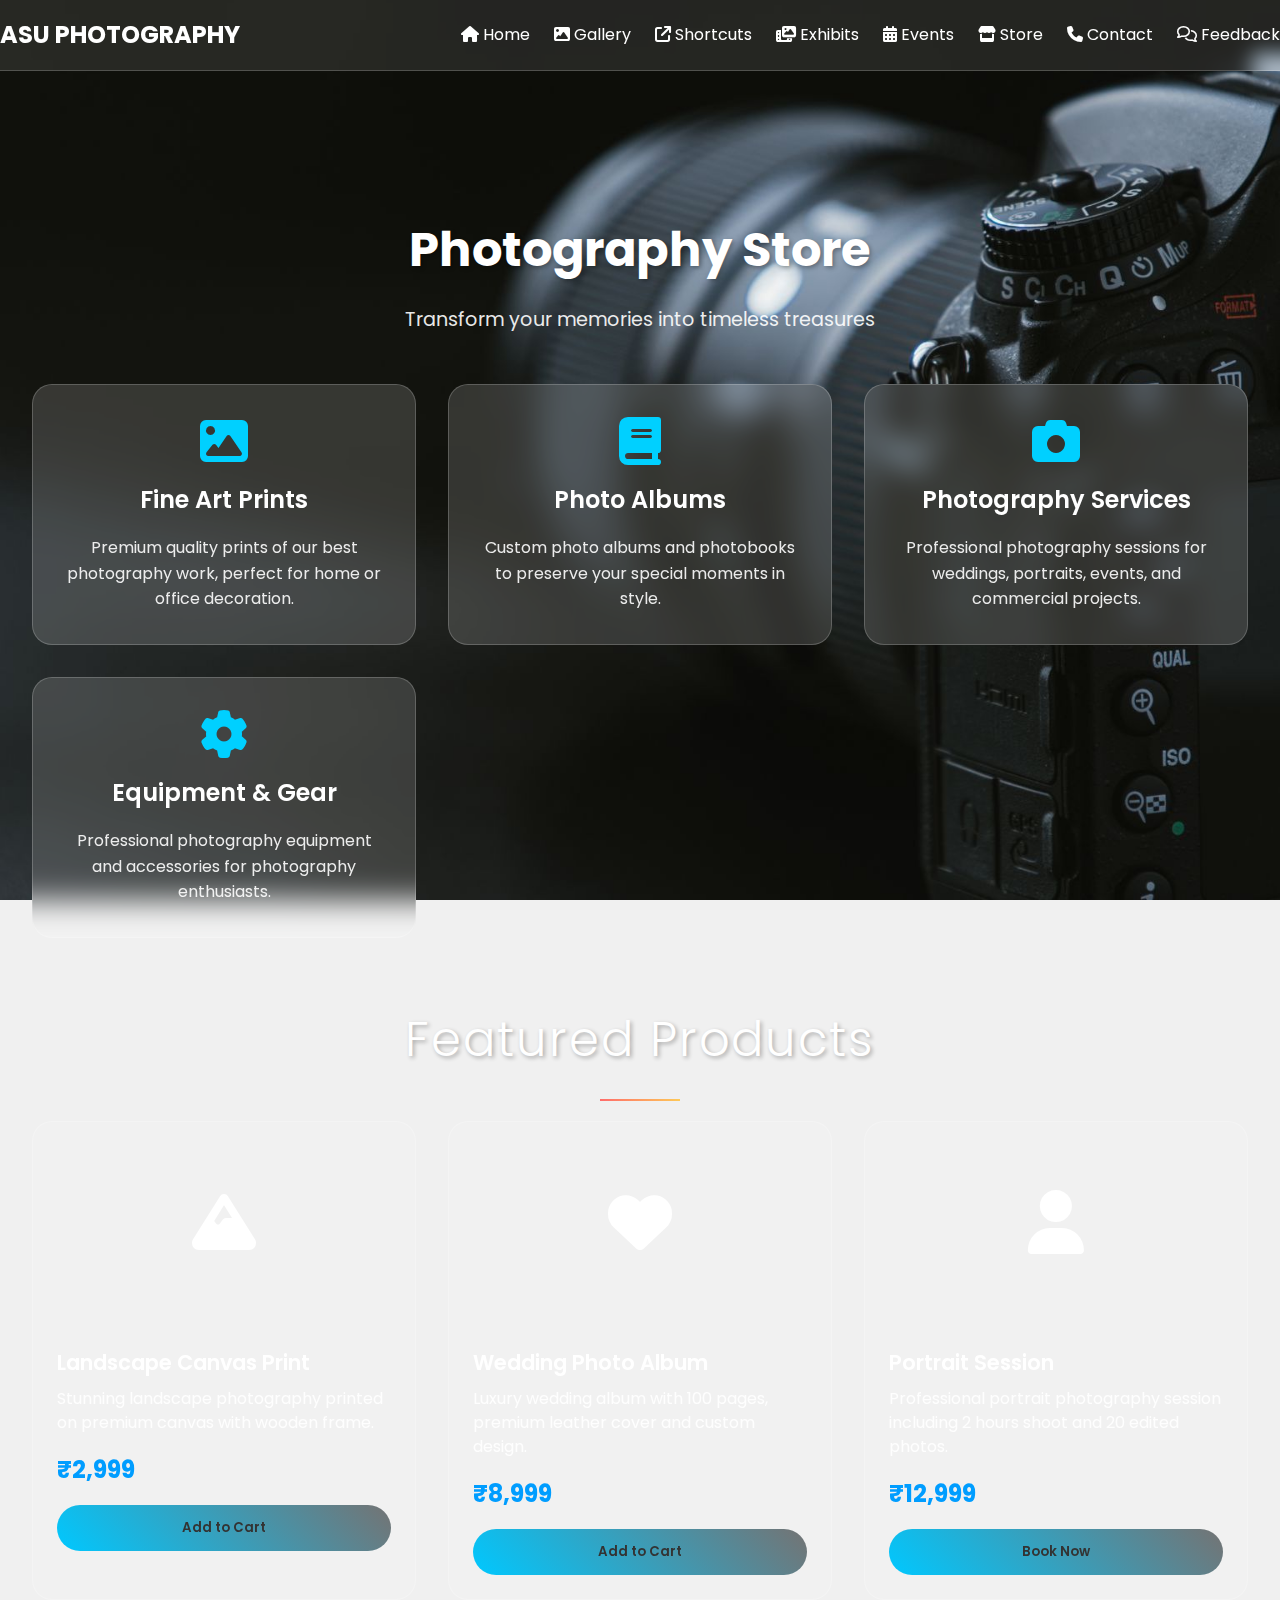
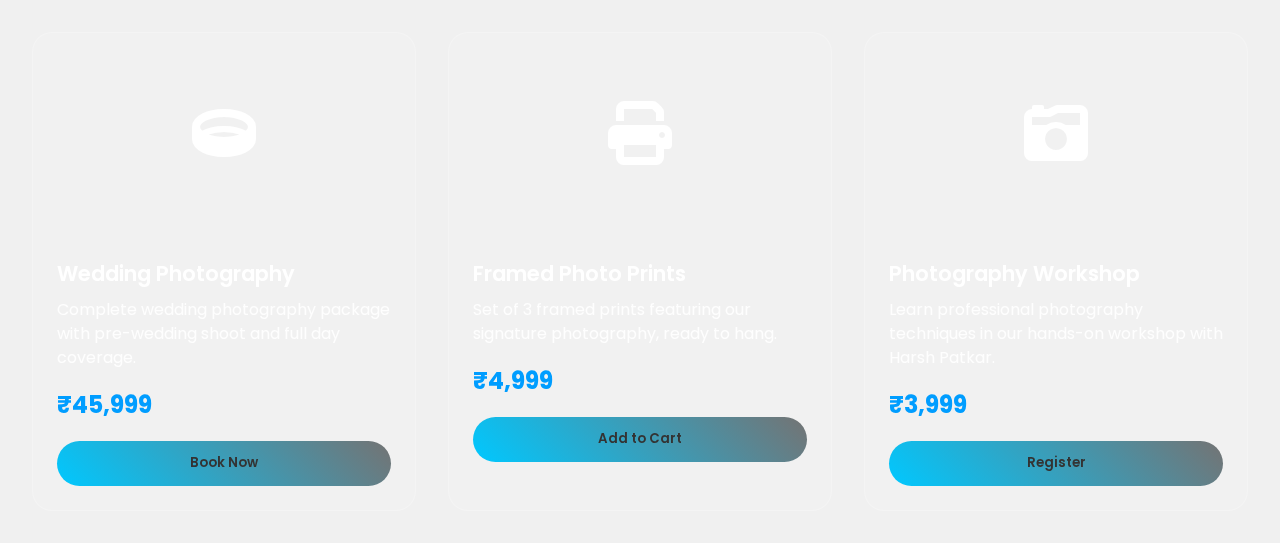
<file: NewStore.html>
<!DOCTYPE html>
<html lang="en">
<head>
  <meta charset="UTF-8" />
  <meta name="viewport" content="width=device-width, initial-scale=1.0" />
  <title>ASU PHOTOGRAPHY</title>
  <link rel="stylesheet" href="https://cdnjs.cloudflare.com/ajax/libs/font-awesome/6.4.0/css/all.min.css" />
  <link href="https://fonts.googleapis.com/css2?family=Poppins&display=swap" rel="stylesheet" />
  
  <link rel="stylesheet" href="boilerplate.css">
</head>
<body>

  <!-- Navbar -->
  <nav class="navbar">
    <a href="#" class="logo">ASU PHOTOGRAPHY</a>
     <ul>
                    <li>
                        <i class="fa-solid fa-house"></i>
                        <a href="index.html">Home</a>
                    </li>
                    <li>
                        <i class="fa-solid fa-image"></i>
                        <a href="newAddImage.html">Gallery</a>
                    </li>
                    <li>
                        <i class="fa-solid fa-arrow-up-right-from-square"></i>
                        <a href="NewSortcuts.html">Shortcuts</a>
                    </li>
                    <li>
                        <i class="fa-solid fa-photo-film"></i>
                        <a href="NewExhibits.html">Exhibits</a>
                    </li>
                    <li>
                        <i class="fa-solid fa-calendar-days"></i>
                        <a href="NewEvent.html">Events</a>
                    </li>
                    <li>
                        <i class="fa-solid fa-store"></i>
                        <a href="NewStore.html">Store</a>
                    </li>
                    <li>
                        <i class="fa-solid fa-phone"></i>
                        <a href="NewContact.html">Contact</a>
                    </li>
                    <li>
                        <i class="fa-regular fa-comments"></i>
                        <a href="feedback.html">Feedback</a>
                    </li>
                </ul>
    <div class="hamburger" onclick="toggleSidebar()">
      <i class="fa-solid fa-bars"></i>
    </div>
  </nav>

  <!-- Sidebar (Mobile Only) -->
  <div class="sidebar" id="sidebar">
    <div>
      <div class="close-btn" onclick="toggleSidebar()">
        <i class="fa-solid fa-xmark"></i>
      </div>
       <ul>
                    <li>
                        <i class="fa-solid fa-house"></i>
                        <a href="index.html">Home</a>
                    </li>
                    <li>
                        <i class="fa-solid fa-image"></i>
                        <a href="newAddImage.html">Gallery</a>
                    </li>
                    <li>
                        <i class="fa-solid fa-arrow-up-right-from-square"></i>
                        <a href="NewSortcuts.html">Shortcuts</a>
                    </li>
                    <li>
                        <i class="fa-solid fa-photo-film"></i>
                        <a href="NewExhibits.html">Exhibits</a>
                    </li>
                    <li>
                        <i class="fa-solid fa-calendar-days"></i>
                        <a href="NewEvent.html">Events</a>
                    </li>
                    <li>
                        <i class="fa-solid fa-store"></i>
                        <a href="NewStore.html">Store</a>
                    </li>
                    <li>
                        <i class="fa-solid fa-phone"></i>
                        <a href="NewContact.html">Contact</a>
                    </li>
                    <li>
                        <i class="fa-regular fa-comments"></i>
                        <a href="feedback.html">Feedback</a>
                    </li>
                </ul>
    </div>
    <!-- Social icons only inside sidebar -->
    <div class="social-icons">
      <a href="https://facebook.com" target="_blank"><i class="fab fa-facebook-f"></i></a>
      <a href="https://instagram.com" target="_blank"><i class="fab fa-instagram"></i></a>
      <a href="https://twitter.com" target="_blank"><i class="fab fa-twitter"></i></a>
    </div>
  </div>

  <!-- Main Content -->
 
<!DOCTYPE html>
<html lang="en">
<head>
    <meta charset="UTF-8">
    <meta http-equiv="X-UA-Compatible" content="IE=edge">
    <meta name="viewport" content="width=device-width, initial-scale=1.0">
    <title>ASU Photography Store</title>
    
    <link rel="preconnect" href="https://fonts.googleapis.com">
    <link rel="preconnect" href="https://fonts.gstatic.com" crossorigin>
    <link href="https://fonts.googleapis.com/css2?family=Poppins:wght@300;400;500;600;700&display=swap" rel="stylesheet">
    <link rel="stylesheet" href="https://cdnjs.cloudflare.com/ajax/libs/font-awesome/6.4.0/css/all.min.css">
      <link rel="stylesheet" href="https://cdnjs.cloudflare.com/ajax/libs/font-awesome/6.4.0/css/all.min.css">
    
    <style>
        * {
            margin: 0;
            padding: 0;
            box-sizing: border-box;
        }

        body {
            font-family: 'Poppins', sans-serif;
        background: url("photo.jpg");
            background-size: cover;
            background-position: center;
            background-attachment: fixed;
            min-height: 100vh;
            color: #333;
            overflow-x: hidden;
        }

        /* Navbar Styles */
        .navbar {
            position: fixed;
            top: 0;
            width: 100%;
            background: rgba(255, 255, 255, 0.1);
            backdrop-filter: blur(10px);
            border-bottom: 1px solid rgba(255, 255, 255, 0.2);
            z-index: 1000;
            padding: 1rem 0;
        }

        .nav-container {
            max-width: 1200px;
            margin: 0 auto;
            padding: 0 2rem;
            display: flex;
            justify-content: center;
        }

        .nav-links {
            display: flex;
            list-style: none;
            gap: 2rem;
        }

        .nav-links a {
            color: white;
            text-decoration: none;
            font-weight: 500;
            transition: all 0.3s ease;
            padding: 0.5rem 1rem;
            border-radius: 25px;
        }

        .nav-links a:hover {
            background: rgba(255, 255, 255, 0.2);
            transform: translateY(-2px);
        }

        /* Main Content */
        .store-container {
            margin-top: 100px;
            padding: 2rem;
            max-width: 1400px;
            margin-left: auto;
            margin-right: auto;
        }

        .store-header {
            text-align: center;
            margin-bottom: 3rem;
            color: white;
        }

        .store-title {
            font-size: 3rem;
            font-weight: 700;
            margin-bottom: 1rem;
            text-shadow: 2px 2px 4px rgba(0, 0, 0, 0.3);
            animation: fadeInUp 1s ease;
        }

        .store-subtitle {
            font-size: 1.2rem;
            opacity: 0.9;
            animation: fadeInUp 1s ease 0.3s both;
        }

        /* Product Categories */
        .categories {
            display: grid;
            grid-template-columns: repeat(auto-fit, minmax(300px, 1fr));
            gap: 2rem;
            margin-bottom: 4rem;
        }

        .category-card {
            background: rgba(255, 255, 255, 0.15);
            backdrop-filter: blur(15px);
            border: 1px solid rgba(255, 255, 255, 0.2);
            border-radius: 20px;
            padding: 2rem;
            text-align: center;
            color: white;
            transition: all 0.3s ease;
            cursor: pointer;
            animation: fadeInUp 1s ease;
        }

        .category-card:hover {
            transform: translateY(-10px);
            background: rgba(255, 255, 255, 0.25);
            box-shadow: 0 20px 40px rgba(0, 0, 0, 0.2);
        }

        .category-icon {
            font-size: 3rem;
            margin-bottom: 1rem;
            color: #00d0ff;
        }

        .category-title {
            font-size: 1.5rem;
            font-weight: 600;
            margin-bottom: 1rem;
        }

        .category-desc {
            opacity: 0.9;
            line-height: 1.6;
        }

        /* Product Grid */
        .products-section {
            margin-top: 4rem;
        }

        .section-title {
            color: white;
            font-size: 2.5rem;
            text-align: center;
            margin-bottom: 3rem;
            font-weight: 600;
            text-shadow: 2px 2px 4px rgba(0, 0, 0, 0.3);
        }

        .products-grid {
            display: grid;
            grid-template-columns: repeat(auto-fit, minmax(320px, 1fr));
            gap: 2rem;
        }

        .product-card {
            background: rgba(255, 255, 255, 0.1);
            backdrop-filter: blur(15px);
            border: 1px solid rgba(255, 255, 255, 0.2);
            border-radius: 20px;
            overflow: hidden;
            transition: all 0.3s ease;
            animation: fadeInUp 1s ease;
        }

        .product-card:hover {
            transform: translateY(-5px);
            box-shadow: 0 15px 30px rgba(0, 0, 0, 0.2);
        }

        .product-image {
            height: 200px;
            background: linear-gradient(45deg, #667eea, #764ba2);
            display: flex;
            align-items: center;
            justify-content: center;
            font-size: 4rem;
            color: white;
            position: relative;
            overflow: hidden;
        }

        .product-image::before {
            content: '';
            position: absolute;
            top: 0;
            left: -100%;
            width: 100%;
            height: 100%;
            background: linear-gradient(90deg, transparent, rgba(255, 255, 255, 0.3), transparent);
            transition: left 0.5s ease;
        }

        .product-card:hover .product-image::before {
            left: 100%;
        }

        .product-info {
            padding: 1.5rem;
            color: white;
        }

        .product-title {
            font-size: 1.3rem;
            font-weight: 600;
            margin-bottom: 0.5rem;
        }

        .product-desc {
            opacity: 0.9;
            margin-bottom: 1rem;
            line-height: 1.5;
        }

        .product-price {
            font-size: 1.5rem;
            font-weight: 700;
            color: #009dff;
            margin-bottom: 1rem;
        }

        .btn-primary {
            background: linear-gradient(45deg, #00c8ff, #747373);
            color: #333;
            border: none;
            padding: 0.8rem 2rem;
            border-radius: 25px;
            font-weight: 600;
            cursor: pointer;
            transition: all 0.3s ease;
            width: 100%;
        }

        .btn-primary:hover {
            transform: translateY(-2px);
            box-shadow: 0 5px 15px rgba(255, 215, 0, 0.4);
        }

        /* Sidebar Menu (matching original design) */
        .main_box {
            position: fixed;
            top: 20px;
            left: 20px;
            z-index: 1001;
        }

        #check {
            display: none;
        }

        .btn1_1 {
            position: fixed;
            top: 20px;
            left: 20px;
            background: rgba(255, 255, 255, 0.2);
            backdrop-filter: blur(10px);
            border-radius: 50%;
            width: 50px;
            height: 50px;
            display: flex;
            align-items: center;
            justify-content: center;
            cursor: pointer;
            transition: all 0.3s ease;
            z-index: 1002;
        }

        .btn1_1:hover {
            background: rgba(255, 255, 255, 0.3);
            transform: scale(1.1);
        }

        .sidebar_menu {
            position: fixed;
            top: 0;
            left: -300px;
            width: 300px;
            height: 100vh;
            background: rgba(0, 0, 0, 0.9);
            backdrop-filter: blur(20px);
            transition: left 0.3s ease;
            z-index: 1001;
            padding: 2rem;
            overflow-y: auto;
        }

        #check:checked ~ .sidebar_menu {
            left: 0;
        }

        .logo_main {
            text-align: center;
            margin-bottom: 2rem;
        }

        .logo1 {
            color: white;
            font-size: 1.5rem;
            font-weight: 700;
            text-decoration: none;
        }

        .btn2 {
            position: absolute;
            top: 20px;
            right: 20px;
            cursor: pointer;
        }

        .menu1 ul {
            list-style: none;
        }

        .menu1 li {
            margin-bottom: 1rem;
        }

        .menu1 a {
            color: white;
            text-decoration: none;
            display: flex;
            align-items: center;
            gap: 1rem;
            padding: 0.5rem;
            border-radius: 8px;
            transition: all 0.3s ease;
        }

        .menu1 a:hover {
            background: rgba(255, 255, 255, 0.1);
        }

        .social_media {
            position: absolute;
            bottom: 2rem;
            left: 2rem;
            right: 2rem;
        }

        .social_media ul {
            display: flex;
            justify-content: center;
            gap: 1rem;
            list-style: none;
        }

        .social_media a {
            color: white;
            font-size: 1.5rem;
            transition: all 0.3s ease;
        }

        .social_media a:hover {
            color: #00e1ff;
            transform: scale(1.2);
        }

        /* Animations */
        @keyframes fadeInUp {
            from {
                opacity: 0;
                transform: translateY(30px);
            }
            to {
                opacity: 1;
                transform: translateY(0);
            }
        }

        /* Responsive Design */
        @media (max-width: 768px) {
            .store-title {
                font-size: 2rem;
            }
            
            .categories {
                grid-template-columns: 1fr;
            }
            
            .products-grid {
                grid-template-columns: 1fr;
            }
            
            .nav-links {
                gap: 1rem;
            }
            
            .nav-links a {
                font-size: 0.9rem;
                padding: 0.3rem 0.8rem;
            }
        }

        /* Cart Icon */
        .cart-icon {
            position: fixed;
            top: 20px;
            right: 20px;
            background: rgba(0, 170, 255, 0.9);
            color: #333;
            width: 50px;
            height: 50px;
            border-radius: 50%;
            display: flex;
            align-items: center;
            justify-content: center;
            cursor: pointer;
            transition: all 0.3s ease;
            z-index: 1002;
            font-size: 1.2rem;
        }

        .cart-icon:hover {
            transform: scale(1.1);
            background: #00d0ff;
        }

        .cart-count {
            position: absolute;
            top: -5px;
            right: -5px;
            background: #ff4757;
            color: white;
            width: 20px;
            height: 20px;
            border-radius: 50%;
            display: flex;
            align-items: center;
            justify-content: center;
            font-size: 0.8rem;
            font-weight: bold;
        }
    </style>
</head>
<body>
    <!-- Navigation -->
   <style>
        * {
            margin: 0;
            padding: 0;
            box-sizing: border-box;
        }

        body {
            font-family: 'Arial', sans-serif;
           background: url("photo.jpg");
            background-size: cover;
            background-position: center;
            background-attachment: fixed;
            color: #fff;
            line-height: 1.6;
        }

        .container {
            max-width: 1200px;
            margin: 0 auto;
            padding: 40px 20px;
        }

        .section-header {
            text-align: center;
            margin-bottom: 60px;
        }

        .section-title {
            font-size: 3rem;
            font-weight: 300;
            color: #fff;
            margin-bottom: 20px;
            letter-spacing: 2px;
            position: relative;
        }

        .section-title::after {
            content: '';
            display: block;
            width: 80px;
            height: 2px;
            background: linear-gradient(45deg, #ff6b6b, #feca57);
            margin: 20px auto;
        }

        .section-subtitle {
            font-size: 1.1rem;
            color: #aaa;
            max-width: 600px;
            margin: 0 auto;
            line-height: 1.8;
        }

        .add-image-btn {
            background: linear-gradient(45deg, #ff6b6b, #feca57);
            color: white;
            border: none;
            padding: 12px 30px;
            border-radius: 50px;
            cursor: pointer;
            font-size: 1rem;
            margin-bottom: 40px;
            transition: all 0.3s ease;
            box-shadow: 0 5px 15px rgba(255, 107, 107, 0.3);
        }

        .add-image-btn:hover {
            transform: translateY(-2px);
            box-shadow: 0 8px 25px rgba(255, 107, 107, 0.4);
        }

        .gallery-grid {
            display: grid;
            grid-template-columns: repeat(auto-fit, minmax(300px, 1fr));
            gap: 30px;
            margin-top: 40px;
        }

        .gallery-item {
            position: relative;
            border-radius: 15px;
            overflow: hidden;
            background: #2a2a2a;
            box-shadow: 0 10px 30px rgba(0, 0, 0, 0.3);
            transition: all 0.4s ease;
            cursor: pointer;
        }

        .gallery-item:hover {
            transform: translateY(-10px);
        }

        .gallery-item img {
            width: 100%;
            min-height: 200px;
            object-fit: cover;
            transition: transform 0.4s ease;
            display: block;
        }

        .gallery-item:hover img {
            transform: scale(1.1);
        }

        .gallery-overlay {
            position: absolute;
            top: 0;
            left: 0;
            right: 0;
            bottom: 0;
            background: linear-gradient(135deg, rgba(255, 107, 107, 0.8), rgba(254, 202, 87, 0.8));
            opacity: 0;
            background: linear-gradient(135deg, #2a2a2a00, #e2e2e229);
            align-items: center;
            justify-content: center;
            flex-direction: column;
            transition: all 0.4s ease;
        }

        .gallery-item:hover .gallery-overlay {
            opacity: 1;
        }

        .overlay-text {
            color: white;
            font-size: 1.2rem;
            font-weight: 500;
            text-align: center;
            padding: 20px;
        }

        .image-text {
            padding: 15px 20px;
            background: #2a2a2ab0;
            color: #fff;
            font-size: 0.95rem;
            line-height: 1.4;
            border-radius: 0 0 15px 15px;
            margin-top: -5px;
        }

        .image-text.above {
            border-radius: 15px 15px 0 0;
            margin-top: 0;
            margin-bottom: -5px;
        }

        .edit-text-btn {
            position: absolute;
            top: 10px;
            left: 10px;
            background: rgba(255, 255, 255, 0.9);
            color: #333;
            border: none;
            width: 30px;
            height: 30px;
            border-radius: 50%;
            cursor: pointer;
            display: flex;
            align-items: center;
            justify-content: center;
            opacity: 0;
            transition: all 0.3s ease;
            font-size: 14px;
        }

        .gallery-item:hover .edit-text-btn {
            opacity: 1;
        }

        .edit-text-btn:hover {
            background: #4834d4;
            color: white;
        }

        .text-modal {
            display: none;
            position: fixed;
            z-index: 1001;
            left: 0;
            top: 0;
            width: 100%;
            height: 100%;
            background-color: rgba(0, 0, 0, 0.8);
        }

        .text-modal-content {
            background-color: #2a2a2ab0;
            margin: 10% auto;
            padding: 30px;
            border-radius: 15px;
            width: 90%;
            max-width: 500px;
            color: white;
        }

        .text-modal h3 {
            margin-bottom: 20px;
            color: #ff6b6b;
        }

        .text-modal textarea {
            width: 100%;
            height: 100px;
            background: #3a3a3a;
            border: 1px solid #555;
            border-radius: 8px;
            color: white;
            padding: 10px;
            font-family: inherit;
            font-size: 14px;
            resize: vertical;
            margin-bottom: 15px;
        }

        .text-modal select {
            width: 100%;
            background: #3a3a3a;
            border: 1px solid #555;
            border-radius: 8px;
            color: white;
            padding: 10px;
            font-family: inherit;
            margin-bottom: 20px;
        }

        .text-modal-buttons {
            display: flex;
            gap: 10px;
            justify-content: flex-end;
        }

        .text-modal button {
            padding: 10px 20px;
            border: none;
            border-radius: 8px;
            cursor: pointer;
            font-size: 14px;
            transition: all 0.3s ease;
        }

        .save-btn {
            background: linear-gradient(45deg, #ff6b6b, #feca57);
            color: white;
        }

        .cancel-btn {
            background: #555;
            color: white;
        }

        .save-btn:hover, .cancel-btn:hover {
            transform: translateY(-2px);
        }

        .placeholder-item {
            min-height: 300px;
            display: flex;
            align-items: center;
            justify-content: center;
            border: 2px dashed #555;
            border-radius: 15px;
            transition: all 0.3s ease;
        }

        .placeholder-item:hover {
            border-color: #ff6b6b;
            background: linear-gradient(135deg, #3a3a3a, #4a4a4a);
        }

        .placeholder-text {
            color: #888;
            font-size: 1.1rem;
            text-align: center;
        }

        .delete-btn {
            position: absolute;
            top: 10px;
            right: 10px;
            background: rgba(255, 255, 255, 0.9);
            color: #333;
            border: none;
            width: 30px;
            height: 30px;
            border-radius: 50%;
            cursor: pointer;
            display: flex;
            align-items: center;
            justify-content: center;
            opacity: 0;
            transition: all 0.3s ease;
            font-weight: bold;
        }

        .gallery-item:hover .delete-btn {
            opacity: 1;
        }

        .delete-btn:hover {
            background: #ff4757;
            color: white;
        }

        .permanent-item .delete-btn {
            display: none !important;
        }

        .modal {
            display: none;
            position: fixed;
            z-index: 1000;
            left: 0;
            top: 0;
            width: 100%;
            height: 100%;
            background-color: rgba(0, 0, 0, 0.9);
            animation: fadeIn 0.3s ease;
        }

        .modal-content {
            position: relative;
            margin: auto;
            padding: 0;
            width: 90%;
            max-width: 1200px;
            max-height: 90%;
            top: 50%;
            transform: translateY(-50%);
        }

        .modal img {
            width: 100%;
            height: auto;
            border-radius: 10px;
        }

        .close {
            position: absolute;
            top: 15px;
            right: 35px;
            color: #f1f1f1;
            font-size: 40px;
            font-weight: bold;
            cursor: pointer;
            z-index: 1001;
        }

        .close:hover {
            color: #ff6b6b;
        }

        @keyframes fadeIn {
            from { opacity: 0; }
            to { opacity: 1; }
        }

        @media (max-width: 768px) {
            .section-title {
                font-size: 2rem;
            }
            
            .gallery-grid {
                grid-template-columns: 1fr;
                gap: 20px;
            }
            
            .container {
                padding: 20px 15px;
            }
        }

        #fileInput {
            display: none;
        }
    </style>
</head>



<body>
<style>
        * {
            margin: 0;
            padding: 0;
            box-sizing: border-box;
        }

        body {
            font-family: 'Arial', sans-serif;
            background-color: #f0f0f0;
            padding-top: 80px; /* Space for fixed navbar */
        }

        .main_box {
            position: fixed;
            top: 0;
            left: 0;
            width: 100%;
            background: linear-gradient(135deg, #667eea00 0%, #764ba200 100%);
            box-shadow: 0 2px 10px rgba(0,0,0,0.1);
            z-index: 1000;
        }

        .navbar_content {
            display: flex;
            justify-content: flex-start;
            align-items: center;
            padding: 15px 30px;
            gap: 40px;
            flex-wrap: wrap;
        }

        .logo_main {
            flex-shrink: 0;
        }

        .logo1 {
            color: white;
            text-decoration: none;
            font-size: 24px;
            font-weight: bold;
            letter-spacing: 1px;
        }

        .logo1:hover {
            color: #f0f0f0;
        }

        .menu1 {
            display: flex;
            align-items: center;
            flex: 1;
        }

        .menu1 ul {
            display: flex;
            list-style: none;
            gap: 25px;
            align-items: center;
            flex-wrap: wrap;
        }

        .menu1 li {
            display: flex;
            align-items: center;
            gap: 8px;
            white-space: nowrap;
        }

        .menu1 li a {
            color: white;
            text-decoration: none;
            font-size: 16px;
            transition: all 0.3s ease;
            padding: 8px 12px;
            border-radius: 5px;
        }

        .menu1 li a:hover {
            background-color: rgba(255,255,255,0.2);
            transform: translateY(-2px);
        }

        .menu1 li i {
            color: white;
            font-size: 16px;
        }

        /* Smaller screens - reduce spacing but keep everything visible */
        @media screen and (max-width: 1200px) {
            .navbar_content {
                gap: 20px;
                padding: 12px 20px;
            }
            
            .menu1 ul {
                gap: 15px;
            }
            
            .logo1 {
                font-size: 20px;
            }
            
            .menu1 li a {
                font-size: 14px;
                padding: 6px 8px;
            }
        }

        @media screen and (max-width: 900px) {
            .navbar_content {
                gap: 15px;
                padding: 10px 15px;
            }
            
            .menu1 ul {
                gap: 10px;
            }
            
            .logo1 {
                font-size: 18px;
            }
            
            .menu1 li a {
                font-size: 12px;
                padding: 4px 6px;
            }
            
            .menu1 li i {
                font-size: 14px;
            }
        }

        /* Demo content */
        .content {
            padding: 40px 30px;
            max-width: 1200px;
            margin: 0 auto;
        }

        .content h1 {
            color: #333;
            margin-bottom: 20px;
        }

        .content p {
            color: #666;
            line-height: 1.6;
            margin-bottom: 15px;
        }
    </style>
</head>
<body>






    
   

    <!-- Demo content -->
    
</body>
</html>

    <!-- Main Store Content -->
    <div class="store-container">
        <!-- Store Header -->
        <div class="store-header">
            <h1 class="store-title">Photography Store</h1>
            <p class="store-subtitle">Transform your memories into timeless treasures</p>
        </div>

        <!-- Product Categories -->
        <div class="categories">
            <div class="category-card" onclick="scrollToProducts('prints')">
                <i class="fas fa-image category-icon"></i>
                <h3 class="category-title">Fine Art Prints</h3>
                <p class="category-desc">Premium quality prints of our best photography work, perfect for home or office decoration.</p>
            </div>

            <div class="category-card" onclick="scrollToProducts('albums')">
                <i class="fas fa-book category-icon"></i>
                <h3 class="category-title">Photo Albums</h3>
                <p class="category-desc">Custom photo albums and photobooks to preserve your special moments in style.</p>
            </div>

            <div class="category-card" onclick="scrollToProducts('services')">
                <i class="fas fa-camera category-icon"></i>
                <h3 class="category-title">Photography Services</h3>
                <p class="category-desc">Professional photography sessions for weddings, portraits, events, and commercial projects.</p>
            </div>

            <div class="category-card" onclick="scrollToProducts('equipment')">
                <i class="fas fa-cog category-icon"></i>
                <h3 class="category-title">Equipment & Gear</h3>
                <p class="category-desc">Professional photography equipment and accessories for photography enthusiasts.</p>
            </div>
        </div>

        <!-- Featured Products -->
        <div class="products-section" id="products">
            <h2 class="section-title">Featured Products</h2>
            <div class="products-grid">
                <!-- Print Products -->
                <div class="product-card">
                    <div class="product-image" id="product-image1"> <style> 
               #product-image1 {
          background: url("https://i.pinimg.com/736x/34/54/04/3454046039654df1012331b3849ccf00.jpg");
            background-size: cover;
            background-position: center;
            /* background-attachment: fixed; */
                 }; </style>















                        <i class="fas fa-mountain"></i>
                    </div>
                    <div class="product-info">
                        <h3 class="product-title">Landscape Canvas Print</h3>
                        <p class="product-desc">Stunning landscape photography printed on premium canvas with wooden frame.</p>
                        <div class="product-price">₹2,999</div>
                        <button class="btn-primary" onclick="addToCart('Landscape Canvas Print', 2999)">Add to Cart</button>
                    </div>
                </div>

                <div class="product-card">
                    <div class="product-image" id="product-image2">
                        <style>
                           #product-image2 {
          background: url("https://i.pinimg.com/736x/8c/c4/e1/8cc4e1c1e07c8a6c891d6c6e0168cb15.jpg");
            background-size: cover;
            background-position: center;
            /* background-attachment: fixed; */
                 }; </style>
                        <i class="fas fa-heart"></i>
                    </div>
                    <div class="product-info">
                        <h3 class="product-title">Wedding Photo Album</h3>
                        <p class="product-desc">Luxury wedding album with 100 pages, premium leather cover and custom design.</p>
                        <div class="product-price">₹8,999</div>
                        <button class="btn-primary" onclick="addToCart('Wedding Photo Album', 8999)">Add to Cart</button>
                    </div>
                </div>

                <div class="product-card">
                    <div class="product-image"id="product-image3">
                        <style>
                           #product-image3 {
          background: url("https://i.pinimg.com/736x/95/65/d2/9565d25f372a746306b306ee8569997b.jpg");
            background-size: cover;
            background-position: center;
            /* background-attachment: fixed; */
                 }; </style>

                        <i class="fas fa-user"></i>
                    </div>
                    <div class="product-info">
                        <h3 class="product-title">Portrait Session</h3>
                        <p class="product-desc">Professional portrait photography session including 2 hours shoot and 20 edited photos.</p>
                        <div class="product-price">₹12,999</div>
                        <button class="btn-primary" onclick="addToCart('Portrait Session', 12999)">Book Now</button>
                    </div>
                </div>

                <div class="product-card">
                    <div class="product-image"id="product-image4">
                        <style>
                           #product-image4 {
          background: url("https://i.pinimg.com/736x/e1/94/3e/e1943e20b449965602b0dfd42c2156fe.jpg");
            background-size: cover;
            background-position: center;
            /* background-attachment: fixed; */
                 }; </style>

                        <i class="fas fa-ring"></i>
                    </div>
                    <div class="product-info">
                        <h3 class="product-title">Wedding Photography</h3>
                        <p class="product-desc">Complete wedding photography package with pre-wedding shoot and full day coverage.</p>
                        <div class="product-price">₹45,999</div>
                        <button class="btn-primary" onclick="addToCart('Wedding Photography', 45999)">Book Now</button>
                    </div>
                </div>

                <div class="product-card">
                    <div class="product-image"id="product-image5">
                        <style>
                           #product-image5 {
          background: url("https://i.pinimg.com/736x/76/f7/5a/76f75a50314c215c09fcf52901b16b01.jpg");
            background-size: cover;
            background-position: center;
            /* background-attachment: fixed; */
                 }; </style>

                        <i class="fas fa-print"></i>
                    </div>
                    <div class="product-info">
                        <h3 class="product-title">Framed Photo Prints</h3>
                        <p class="product-desc">Set of 3 framed prints featuring our signature photography, ready to hang.</p>
                        <div class="product-price">₹4,999</div>
                        <button class="btn-primary" onclick="addToCart('Framed Photo Prints', 4999)">Add to Cart</button>
                    </div>
                </div>

                <div class="product-card">
                    <div class="product-image"id="product-image6">
                        <style>
                           #product-image6 {
          background: url("https://i.pinimg.com/736x/61/dd/67/61dd67ac69312b1781ca4cd003774f2e.jpg");
            background-size: cover;
            background-position: center;
            /* background-attachment: fixed; */
                 }; </style>

                        <i class="fas fa-camera-retro"></i>
                    </div>
                    <div class="product-info">
                        <h3 class="product-title">Photography Workshop</h3>
                        <p class="product-desc">Learn professional photography techniques in our hands-on workshop with Harsh Patkar.</p>
                        <div class="product-price">₹3,999</div>
                        <button class="btn-primary" onclick="addToCart('Photography Workshop', 3999)">Register</button>
                    </div>
                </div>
            </div>
        </div>
    </div>

    <script>
        let cart = [];
        let cartCount = 0;

        function addToCart(productName, price) {
            cart.push({ name: productName, price: price });
            cartCount++;
            document.getElementById('cartCount').textContent = cartCount;
            
            // Show success message
            showMessage(`${productName} added to cart!`);
        }

        function toggleCart() {
            if (cart.length === 0) {
                showMessage('Your cart is empty!');
                return;
            }
            
            let cartItems = cart.map(item => `${item.name} - ₹${item.price}`).join('\n');
            let total = cart.reduce((sum, item) => sum + item.price, 0);
            
            alert(`Cart Items:\n${cartItems}\n\nTotal: ₹${total}\n\nProceed to checkout?`);
        }

        function showMessage(message) {
            // Create a temporary message element
            const messageEl = document.createElement('div');
            messageEl.textContent = message;
            messageEl.style.cssText = `
                position: fixed;
                top: 50%;
                left: 50%;
                transform: translate(-50%, -50%);
                background: rgba(0, 0, 0, 0.8);
                color: white;
                padding: 1rem 2rem;
                border-radius: 10px;
                z-index: 10000;
                font-weight: 500;
            `;
            
            document.body.appendChild(messageEl);
            
            setTimeout(() => {
                document.body.removeChild(messageEl);
            }, 2000);
        }

        function scrollToProducts(category) {
            document.getElementById('products').scrollIntoView({ 
                behavior: 'smooth' 
            });
        }

        // Add scroll animations
        const observerOptions = {
            threshold: 0.1,
            rootMargin: '0px 0px -50px 0px'
        };

        const observer = new IntersectionObserver((entries) => {
            entries.forEach(entry => {
                if (entry.isIntersecting) {
                    entry.target.style.animationDelay = Math.random() * 0.5 + 's';
                    entry.target.style.animationPlayState = 'running';
                }
            });
        }, observerOptions);

        // Observe all animated elements
        document.addEventListener('DOMContentLoaded', () => {
            const animatedElements = document.querySelectorAll('.category-card, .product-card');
            animatedElements.forEach(el => {
                el.style.animationPlayState = 'paused';
                observer.observe(el);
            });
        });
    </script>
</body>
</html>


  <script>
    function toggleSidebar() {
      const sidebar = document.getElementById('sidebar');
      sidebar.classList.toggle('active');
    }
  </script>

</body>
</html>
</file>
<file: boilerplate.css>
* {
      margin: 0;
      padding: 0;
      box-sizing: border-box;
      font-family: "Poppins", sans-serif;
    }
 body {
            font-family: 'Arial', sans-serif;
           background: url("photo.jpg");
            background-size: cover;
            background-position: center;
            background-attachment: fixed;
            color: #fff;
            line-height: 1.6;
        }

    .navbar {
      position: fixed;
      top: 0;
      width: 100%;
      background-color: #222222ae;
      display: flex;
      justify-content: space-between;
      align-items: center;
      padding: 1rem 2rem;
      z-index: 1000;
    }

    .navbar .logo {
      font-size: 1.5rem;
      font-weight: bold;
      color: white;
      text-decoration: none;
    }

    .navbar ul {
      display: flex;
      gap: 1.5rem;
    }

    .navbar ul li {
      list-style: none;
    }

    .navbar ul li a {
      color: white;
      text-decoration: none;
      font-size: 1rem;
    }

    .hamburger {
      display: none;
      font-size: 1.8rem;
      cursor: pointer;
      color: white;
    }

    .sidebar {
      position: fixed;
      top: 0;
      left: -100%;
      width: 280px;
      height: 100%;
      background-color: #393939c4;
      padding: 2rem 1rem;
      transition: 0.3s ease;
      z-index: 2000;
      display: flex;
      flex-direction: column;
      justify-content: space-between;
    }

    .sidebar.active {
      left: 0;
    }

    .sidebar .close-btn {
      text-align: right;
      font-size: 1.5rem;
      margin-bottom: 2rem;
      color: white;
      cursor: pointer;
    }

    .sidebar ul {
      list-style: none;
    }

    .sidebar ul li {
      padding: 0.8rem 0;
    }

    .sidebar ul li a {
      color: white;
      text-decoration: none;
      font-size: 1.1rem;
    }

    .sidebar .social-icons {
      display: flex;
      justify-content: center;
      gap: 1.2rem;
      margin-top: 2rem;
      padding-bottom: 2rem;
    }

    .sidebar .social-icons a {
      color: white;
      font-size: 1.4rem;
      transition: color 0.3s;
    }

    .sidebar .social-icons a:hover {
      color: #f39c12;
    }

    
    @media (max-width: 1024px) {
      .navbar ul {
        display: none;
      }

      .hamburger {
        display: block;
      }
    }
</file>
